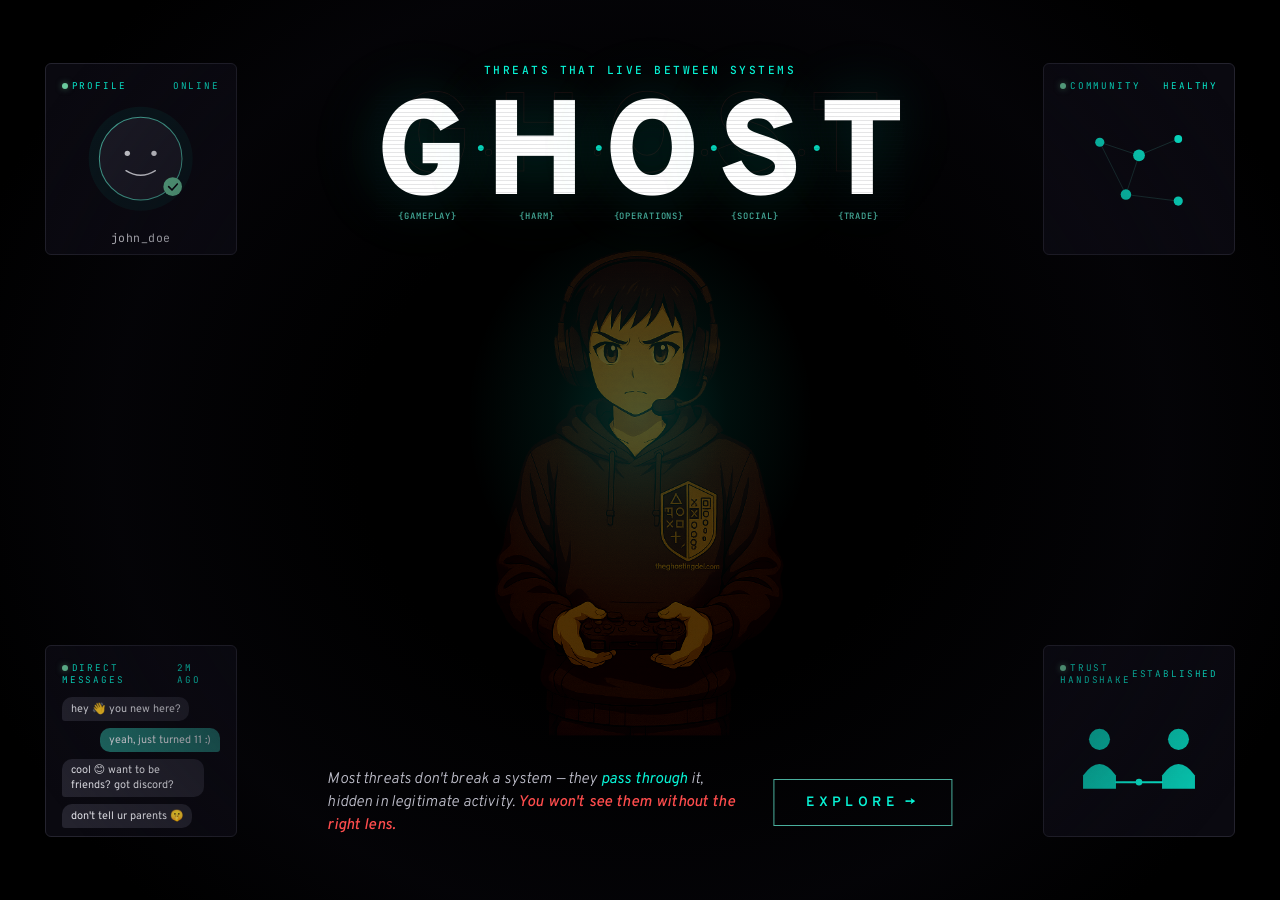
<file: src/app.html>
<!doctype html>
<html lang="en">
<head>
<meta charset="utf-8" />
<meta name="viewport" content="width=device-width, initial-scale=1" />
<title>GHOST · Every player has a ghost.</title>
<meta name="description" content="GHOST — a multi-layer threat modeling framework that reveals what legacy frameworks cannot see." />
<link rel="preconnect" href="https://fonts.googleapis.com">
<link rel="preconnect" href="https://fonts.gstatic.com" crossorigin>
<link href="https://fonts.googleapis.com/css2?family=Overpass:wght@300;400;600;800;900&family=JetBrains+Mono:wght@400;500;600&display=swap" rel="stylesheet">
<style>
:root {
  --navy:        #000000;
  --navy-deep:   #000000;
  --navy-light:  #14131D;
  --navy-lighter:#24232E;
  --navy-card:   #0F0E18;
  --teal:        #08F4D6;
  --teal-dim:    #4AB09E;
  --teal-deep:   #20716A;
  --teal-glow:   rgba(8, 244, 214, 0.35);
  --teal-soft:   rgba(8, 244, 214, 0.10);
  --white:       #FFFFFF;
  --off-white:   #E8E8EE;
  --gray-light:  #C0C0CC;
  --gray-dim:    #7E7E8C;
  --gray-deep:   #4A4A56;
  --red-warn:    #FF4D4D;
  --red-deep:    #8B1A1A;
  --red-glow:    rgba(255, 77, 77, 0.45);
  --amber:       #F0B04A;
  --green-ok:    #6BCB9E;
  --g: #4488FF;
  --h: #FF4444;
  --o: #FF8C00;
  --s: #9B59B6;
  --t: #27AE60;
  --font-head: 'Overpass', system-ui, sans-serif;
  --font-body: 'Overpass', system-ui, sans-serif;
  --font-mono: 'JetBrains Mono', ui-monospace, monospace;
  --transition-slow: 1100ms cubic-bezier(0.65, 0, 0.35, 1);
  --transition-med:  600ms cubic-bezier(0.65, 0, 0.35, 1);
  --transition-fast: 250ms cubic-bezier(0.65, 0, 0.35, 1);
  --lens-r: 160px;
}
* { box-sizing: border-box; margin: 0; padding: 0; }
html, body {
  height: 100%;
  background: var(--navy);
  color: var(--off-white);
  font-family: var(--font-body);
  font-weight: 400;
  overflow-x: hidden;
  -webkit-font-smoothing: antialiased;
  cursor: none;
}
body:not(.explored) { overflow: hidden; height: 100vh; }
body.explored { cursor: auto; }
/* Iframes must not absorb mouse events until the hero intro is dismissed */
body:not(.explored) iframe { pointer-events: none; }

body::before {
  content: ""; position: fixed; inset: 0; z-index: 100;
  pointer-events: none;
  background-image: url("data:image/svg+xml,%3Csvg viewBox='0 0 200 200' xmlns='http://www.w3.org/2000/svg'%3E%3Cfilter id='n'%3E%3CfeTurbulence type='fractalNoise' baseFrequency='0.9' numOctaves='2' /%3E%3CfeColorMatrix values='0 0 0 0 0.05  0 0 0 0 0.05  0 0 0 0 0.07  0 0 0 0.13 0'/%3E%3C/filter%3E%3Crect width='100%25' height='100%25' filter='url(%23n)'/%3E%3C/svg%3E");
  opacity: 0.35;
  mix-blend-mode: overlay;
}

/* ── Base ambient layer ─────────────────────────────────────── */
#ambient-stage {
  position: fixed; inset: 0; z-index: 1;
  pointer-events: none;
  transition: opacity var(--transition-slow), filter var(--transition-slow), height var(--transition-slow);
}
body.explored #ambient-stage { opacity: 0; visibility: hidden; }

/* ── Tiles ──── */
.tile {
  position: absolute;
  width: 15rem; height: 15rem;
  background: rgba(15, 14, 24, 0.7);
  border: 1px solid var(--navy-lighter);
  border-radius: 6px; padding: 1rem;
  overflow: hidden; backdrop-filter: blur(6px);
}
.tile-tl { top: 7%; left: 3.5%; }
.tile-tr { top: 7%; right: 3.5%; }
.tile-bl { bottom: 7%; left: 3.5%; }
.tile-br { bottom: 7%; right: 3.5%; }
@media (max-width: 1280px) { .tile { width: 12rem; height: 12rem; } }
@media (max-width: 900px)  { .tile { display: none; } }
.tile-label {
  font-family: var(--font-mono); font-size: 0.58rem;
  letter-spacing: 0.2em; text-transform: uppercase;
  color: var(--teal); margin-bottom: 0.7rem;
  display: flex; align-items: center; justify-content: space-between;
}
.status-dot {
  width: 6px; height: 6px; border-radius: 50%; background: var(--green-ok);
  display: inline-block; margin-right: 0.4em;
  box-shadow: 0 0 6px rgba(107, 203, 158, 0.5);
}
.fig {
  width: 100%; height: calc(100% - 1.7rem);
  display: flex; align-items: center; justify-content: center; position: relative;
}
.fig svg { width: 100%; height: 100%; max-height: 100%; display: block; }
.fig .layer { position: absolute; inset: 0; display: flex; align-items: center; justify-content: center; }
.fig .layer-default  { opacity: 1; }
.fig .layer-revealed { opacity: 0; }
.chat-list { width: 100%; height: calc(100% - 1.7rem); display: flex; flex-direction: column; gap: 0.4rem; overflow: hidden; }
.chat-bubble { font-family: var(--font-body); font-size: 0.68rem; line-height: 1.35; padding: 0.3rem 0.55rem; border-radius: 10px; max-width: 90%; }
.chat-bubble.them { background: var(--navy-lighter); color: var(--off-white); border-bottom-left-radius: 3px; align-self: flex-start; }
.chat-bubble.me   { background: var(--teal-deep); color: var(--off-white); border-bottom-right-radius: 3px; align-self: flex-end; }
.chat-subscript { font-size: 0.5rem; font-family: var(--font-mono); letter-spacing: 0.12em; text-transform: uppercase; color: var(--red-warn); margin-top: 0.2rem; display: none; }

/* ── Spotlight reveal layer ─────────────────────────────────── */
#reveal-layer {
  position: fixed; inset: 0; z-index: 3; pointer-events: none;
  clip-path: circle(0px at -999px -999px); will-change: clip-path;
  background: rgba(18, 4, 4, 0.38);
  transition: opacity var(--transition-slow);
}
body.explored #reveal-layer { opacity: 0; visibility: hidden; }
#reveal-layer .tile { border-color: rgba(255, 77, 77, 0.55); background: rgba(20, 19, 29, 0.95); box-shadow: 0 0 36px rgba(255, 77, 77, 0.18); }
#reveal-layer .tile-label { color: var(--red-warn); }
#reveal-layer .status-dot { background: var(--red-warn); box-shadow: 0 0 10px var(--red-glow); animation: dotPulse 1.2s infinite ease-in-out; }
#reveal-layer .chat-bubble.them { background: rgba(139, 26, 26, 0.55); border: 1px solid var(--red-warn); }
#reveal-layer .chat-bubble.me   { background: var(--navy-lighter); color: var(--gray-light); opacity: 0.6; }
#reveal-layer .chat-subscript   { display: block; }
@keyframes dotPulse { 0%, 100% { box-shadow: 0 0 6px var(--red-glow); } 50% { box-shadow: 0 0 14px var(--red-glow); } }
.ghost-figurine { position: absolute; left: 50%; top: 54%; transform: translate(-50%, -50%); width: clamp(280px, 26vw, 420px); aspect-ratio: 2 / 3; max-height: 70vh; pointer-events: none; }
.ghost-figurine img { width: 100%; height: 100%; display: block; object-fit: contain; filter: saturate(0.1) brightness(0.82) contrast(1.35) hue-rotate(200deg); }
.ghost-cyborg-overlay { position: absolute; inset: 0; width: 100%; height: 100%; pointer-events: none; mix-blend-mode: screen; }

/* ── Player figurine ──────────────────────────────── */
.figurine-stage { position: fixed; left: 50%; top: 54%; transform: translate(-50%, -50%); width: clamp(280px, 26vw, 420px); aspect-ratio: 2 / 3; max-height: 70vh; z-index: 2; pointer-events: none; transition: opacity var(--transition-slow), transform var(--transition-slow); }
body.explored .figurine-stage { opacity: 0; transform: translate(-50%, -50%) scale(0.85); }
.figurine-stage::before { content: ""; position: absolute; inset: -8% -12%; background: radial-gradient(ellipse 60% 50% at 50% 38%, rgba(8, 244, 214, 0.18) 0%, rgba(8, 244, 214, 0.06) 35%, transparent 70%); pointer-events: none; z-index: 1; }
.figurine-stage img { width: 100%; height: 100%; display: block; object-fit: contain; position: relative; z-index: 2; mix-blend-mode: screen; filter: brightness(0.38) contrast(1.1); }

/* ── Lens cursor ─────────────────────────────────── */
#lens { position: fixed; width: calc(var(--lens-r) * 2); height: calc(var(--lens-r) * 2); border-radius: 50%; pointer-events: none; z-index: 4; transform: translate(-50%, -50%); transition: opacity var(--transition-med); background: radial-gradient(circle at center, transparent 0%, transparent 46%, rgba(8, 244, 214, 0.06) 49%, rgba(8, 244, 214, 0.14) 50%, rgba(8, 244, 214, 0.06) 51%, transparent 54%); box-shadow: inset 0 0 0 1px rgba(8, 244, 214, 0.3), 0 0 60px rgba(8, 244, 214, 0.12), inset 0 0 80px rgba(8, 244, 214, 0.04); }
body.explored #lens { opacity: 0; visibility: hidden; }
#lens::before { content: ""; position: absolute; top: 50%; left: 50%; width: 60%; height: 60%; transform: translate(-50%, -50%); border-radius: 50%; border: 1px dashed rgba(8, 244, 214, 0.15); animation: lensRotate 30s linear infinite; }
@keyframes lensRotate { from { transform: translate(-50%, -50%) rotate(0deg); } to { transform: translate(-50%, -50%) rotate(360deg); } }
#lens::after { content: ""; position: absolute; top: 50%; left: 50%; width: 8px; height: 8px; transform: translate(-50%, -50%); border-radius: 50%; background: var(--teal); box-shadow: 0 0 12px var(--teal-glow); }
.lens-label { position: fixed; z-index: 4; pointer-events: none; font-family: var(--font-mono); font-size: 0.6rem; letter-spacing: 0.3em; text-transform: uppercase; color: var(--teal); transform: translate(-50%, calc(-50% + var(--lens-r) + 16px)); opacity: 0.85; white-space: nowrap; transition: opacity var(--transition-med); }
body.explored .lens-label { opacity: 0; visibility: hidden; }

/* ── Hero ─────────────────────────────────────────── */
.hero { position: fixed; inset: 0; z-index: 5; pointer-events: none; transition: opacity var(--transition-slow), transform var(--transition-slow); }
body.explored .hero { opacity: 0; transform: translateY(-30px); pointer-events: none; }
.hero::before { content: ""; position: absolute; inset: 0; background: radial-gradient(ellipse 55% 70% at center, rgba(10,9,17,0) 40%, rgba(10,9,17,0.4) 75%, transparent 100%); pointer-events: none; }
.hero-top { position: absolute; top: 7%; left: 50%; transform: translateX(-50%); display: flex; flex-direction: column; align-items: center; text-align: center; pointer-events: auto; }
.hero-bottom { position: absolute; bottom: 7%; left: 50%; transform: translateX(-50%); display: flex; flex-direction: row; align-items: center; gap: 2rem; pointer-events: auto; white-space: nowrap; }
.hero-eyebrow { font-family: var(--font-mono); font-size: 0.7rem; font-weight: 500; letter-spacing: 0.22em; color: var(--teal); text-transform: uppercase; margin-bottom: 1rem; opacity: 0; animation: fadeUp 1.2s 0.3s forwards ease-out; }
.hero-dims { display: flex; align-items: flex-start; width: 100%; margin-top: -1.1rem; opacity: 0; animation: fadeUp 1.4s 0.8s forwards ease-out; }
.hero-dim-tag { flex: 1; font-family: var(--font-mono); font-size: 0.55rem; font-weight: 500; letter-spacing: 0.1em; text-transform: uppercase; color: var(--teal-dim); text-align: center; }
.hero-dim-sep { font-size: 0.32em; padding: 0 0.22em; visibility: hidden; user-select: none; }
.hero-mark-wrap { position: relative; opacity: 0; animation: fadeUp 1.4s 0.5s forwards ease-out, glitch 9s 2s infinite; }
.hero-mark { position: relative; z-index: 2; font-family: var(--font-head); font-weight: 900; font-size: clamp(4.8rem, 10.5vw, 8.5rem); letter-spacing: 0; color: var(--white); line-height: 1; white-space: nowrap; display: flex; align-items: center; width: 100%; text-shadow: 0 0 60px rgba(8, 244, 214, 0.18), 0 0 120px rgba(8, 244, 214, 0.08); }
.hero-mark .letter { flex: 1; text-align: center; }
.hero-mark .sep { color: var(--teal); opacity: 0.85; font-weight: 400; font-size: 0.32em; display: inline-flex; align-items: center; height: 1em; position: relative; top: -0.18em; padding: 0 0.22em; line-height: 1; }
.hero-mark-shadow { position: absolute; inset: 0; z-index: 1; font-family: var(--font-head); font-weight: 900; font-size: clamp(3.4rem, 9vw, 7rem); letter-spacing: 0.05em; line-height: 0.9; color: transparent; -webkit-text-stroke: 1px rgba(255, 77, 77, 0.3); animation: shadowDrift 8s infinite ease-in-out; pointer-events: none; }
.hero-mark-shadow .sep { color: transparent; font-size: 0.32em; display: inline-flex; align-items: center; height: 1em; position: relative; top: -0.18em; padding: 0 0.22em; line-height: 1; }
@keyframes shadowDrift { 0%, 100% { transform: translate(-2px, 1px); opacity: 0.4; } 25% { transform: translate(2px, -1px); opacity: 0.6; } 50% { transform: translate(-1px, 2px); opacity: 0.3; } 75% { transform: translate(1px, -2px); opacity: 0.5; } }
.hero-mark-wrap::after { content: ""; position: absolute; inset: 0; background: repeating-linear-gradient(to bottom, transparent 0px, transparent 3px, rgba(10, 9, 17, 0.20) 3px, rgba(10, 9, 17, 0.20) 4px); pointer-events: none; z-index: 3; mix-blend-mode: multiply; opacity: 0.5; }
@keyframes glitch { 0%, 96%, 100% { filter: none; transform: translate(0,0); } 96.5% { filter: hue-rotate(15deg) saturate(1.4); transform: translate(-1px,0); } 97% { filter: none; transform: translate(2px,0); } 97.5% { filter: hue-rotate(-10deg); transform: translate(0,1px); } 98% { filter: none; transform: translate(0,0); } }
.hero-tagline { font-family: var(--font-body); font-weight: 300; font-size: clamp(0.85rem, 1.2vw, 1.05rem); color: var(--gray-light); letter-spacing: 0.01em; line-height: 1.5; font-style: italic; opacity: 0; animation: fadeUp 1.4s 0.8s forwards ease-out; white-space: normal; max-width: 46ch; }
.hero-tagline em { color: var(--teal); font-style: italic; font-weight: 400; }
.hero-tagline .red-word { color: var(--red-warn); font-style: italic; font-weight: 500; }
.explore-btn { position: relative; background: transparent; color: var(--teal); border: 1px solid var(--teal-dim); padding: 0.85rem 2rem; font-family: var(--font-head); font-weight: 600; font-size: 0.85rem; letter-spacing: 0.32em; text-transform: uppercase; cursor: none; overflow: visible; transition: color 350ms ease, border-color 350ms ease, background 350ms ease; opacity: 0; animation: fadeUp 1.4s 1s forwards ease-out; white-space: nowrap; }
.explore-btn .arrow { display: inline-block; transition: transform 350ms ease; }
.explore-btn:hover { color: var(--red-warn); border-color: var(--red-warn); background: rgba(255, 77, 77, 0.05); animation: btnTremble 0.2s infinite, fadeUp 1.4s 1s forwards ease-out; }
@keyframes btnTremble { 0% { transform: translate(0,0); } 20% { transform: translate(-1px, 0.5px); } 40% { transform: translate(0.5px, -0.5px); } 60% { transform: translate(-0.5px, 1px); } 80% { transform: translate(1px, 0); } 100% { transform: translate(0,0); } }
.explore-btn::before { content: ""; position: absolute; inset: -8px; border: 1px solid transparent; border-radius: 2px; transition: border-color 350ms ease; pointer-events: none; }
.explore-btn:hover::before { border-color: rgba(255, 77, 77, 0.4); }
@keyframes fadeUp { from { opacity: 0; transform: translateY(20px); } to { opacity: 1; transform: translateY(0); } }

/* ── Compact header ───────────────────────────────── */
.compact-header { position: fixed; top: 0.75rem; left: 1.5rem; right: 1.5rem; z-index: 10; height: 3.5rem; display: flex; align-items: center; gap: 0; padding: 0 1.2rem; background: rgba(0,0,0,0.92); backdrop-filter: blur(8px); border-radius: 8px; opacity: 0; visibility: hidden; transform: translateY(-100%); transition: opacity var(--transition-slow) 600ms, visibility 0s linear var(--transition-slow), transform var(--transition-slow) 600ms; pointer-events: none; border: 1px solid var(--navy-lighter); }
body.explored .compact-header { opacity: 1; visibility: visible; transform: translateY(0); pointer-events: auto; transition: opacity var(--transition-slow) 600ms, visibility 0s linear 0s, transform var(--transition-slow) 600ms; }
.compact-mark { font-family: var(--font-head); font-weight: 900; font-size: 1rem; color: var(--white); letter-spacing: 0.06em; white-space: nowrap; flex-shrink: 0; margin-right: 0.5rem; padding-right: 1rem; border-right: 1px solid var(--navy-lighter); }
.compact-mark .sep { color: var(--teal); font-size: 0.42em; font-weight: 400; display: inline-flex; align-items: center; height: 1em; position: relative; top: -0.12em; padding: 0 0.18em; line-height: 1; }
.back-btn { background: transparent; color: var(--gray-dim); border: 1px solid var(--navy-lighter); font-family: var(--font-mono); font-size: 0.58rem; letter-spacing: 0.2em; text-transform: uppercase; padding: 0.3rem 0.75rem; cursor: pointer; transition: color var(--transition-fast), border-color var(--transition-fast); white-space: nowrap; flex-shrink: 0; margin-left: 0.5rem; }
.back-btn:hover { color: var(--teal); border-color: var(--teal-dim); }

/* ── Tabs shell ───────────────────────────────────── */
.tabs-shell { position: fixed; top: 5.25rem; left: 0; right: 0; bottom: 2.5rem; z-index: 5; padding: 0 2rem; overflow-y: auto; max-width: none; opacity: 0; visibility: hidden; transform: translateY(20px); transition: opacity var(--transition-slow) 700ms, visibility 0s linear var(--transition-slow), transform var(--transition-slow) 700ms; pointer-events: none; display: flex; flex-direction: column; }
body.explored .tabs-shell { opacity: 1; visibility: visible; transform: translateY(0); pointer-events: auto; transition: opacity var(--transition-slow) 700ms, visibility 0s linear 0s, transform var(--transition-slow) 700ms; }
.tabs-shell.iframe-active { padding: 0; overflow: hidden; }
/* tabs-nav is now inside the compact-header — hide the old one */
.tabs-nav-page { display: none; }
/* Tab nav inside header */
.header-tabs { display: flex; gap: 0; overflow-x: auto; scrollbar-width: none; flex: 1; }
.header-tabs::-webkit-scrollbar { display: none; }
.tab-btn { background: transparent; border: none; color: var(--gray-dim); font-family: var(--font-head); font-weight: 600; font-size: 0.72rem; letter-spacing: 0.14em; text-transform: uppercase; padding: 0 1.1rem; height: 3.5rem; cursor: pointer; position: relative; transition: color var(--transition-fast); white-space: nowrap; }
.tab-btn::after { content: ""; position: absolute; left: 1.1rem; right: 1.1rem; bottom: 0; height: 2px; background: var(--teal); transform: scaleX(0); transform-origin: center; transition: transform var(--transition-fast); }
.tab-btn:hover { color: var(--off-white); }
.tab-btn.active { color: var(--teal); }
.tab-btn.active::after { transform: scaleX(1); }
.tab-btn .tab-num { display: inline-block; font-family: var(--font-mono); font-size: 0.55rem; color: var(--teal-dim); margin-right: 0.5em; opacity: 0.8; }
.tab-panel { display: none; animation: panelIn 500ms ease-out; overflow-y: auto; }
.tab-panel.active { display: block; flex: 1; min-height: 0; }
.tab-panel.active.is-iframe { display: flex; flex-direction: column; overflow: hidden; }
@keyframes panelIn { from { opacity: 0; transform: translateY(12px); } to { opacity: 1; transform: translateY(0); } }
.panel-eyebrow { font-family: var(--font-mono); font-size: 0.7rem; font-weight: 500; letter-spacing: 0.28em; color: var(--teal); text-transform: uppercase; margin-bottom: 1rem; }
.panel-title { font-family: var(--font-head); font-weight: 900; font-size: clamp(2rem, 4vw, 3.4rem); color: var(--white); line-height: 1.05; margin-bottom: 1.4rem; max-width: 22ch; }
.panel-lede { font-size: 1.05rem; font-weight: 300; font-style: italic; color: var(--gray-light); line-height: 1.55; max-width: 60ch; margin-bottom: 3rem; border-left: 2px solid var(--teal); padding-left: 1.2rem; }

footer { position: fixed; bottom: 0; left: 0; right: 0; z-index: 10; text-align: center; padding: 0.5rem 2rem; border-top: 1px solid var(--navy-lighter); background: rgba(0,0,0,0.92); backdrop-filter: blur(8px); font-family: var(--font-mono); font-size: 0.68rem; color: var(--gray-dim); letter-spacing: 0.08em; opacity: 0; visibility: hidden; transition: opacity var(--transition-slow) 800ms, visibility 0s linear var(--transition-slow); height: 2.5rem; display: flex; align-items: center; justify-content: center; }
body.explored footer { opacity: 1; visibility: visible; transition: opacity var(--transition-slow) 800ms, visibility 0s linear 0s; }
footer a { color: var(--teal-dim); text-decoration: none; transition: color var(--transition-fast); }
footer a:hover { color: var(--teal); }

/* ── Framework tab ─────────────────────────────────────────── */
.domain-grid { display: grid; grid-template-columns: repeat(5, 1fr); gap: 1rem; margin-bottom: 3rem; }
@media (max-width: 900px) { .domain-grid { grid-template-columns: repeat(2, 1fr); } }
.domain-card { background: var(--navy-light); border: 1px solid var(--navy-lighter); border-radius: 6px; padding: 1.4rem; position: relative; overflow: hidden; transition: border-color 250ms, transform 250ms; cursor: default; }
.domain-card::before { content: ""; position: absolute; top: 0; left: 0; right: 0; height: 2px; transition: opacity 250ms; }
.domain-card:hover { transform: translateY(-2px); }
.dc-g::before { background: var(--g); }
.dc-h::before { background: var(--h); }
.dc-o::before { background: var(--o); }
.dc-s::before { background: var(--s); }
.dc-t::before { background: var(--t); }
.dc-g { border-color: rgba(68,136,255,0.25); }
.dc-h { border-color: rgba(255,68,68,0.25); }
.dc-o { border-color: rgba(255,140,0,0.25); }
.dc-s { border-color: rgba(155,89,182,0.25); }
.dc-t { border-color: rgba(39,174,96,0.25); }
.dc-g:hover { border-color: var(--g); }
.dc-h:hover { border-color: var(--h); }
.dc-o:hover { border-color: var(--o); }
.dc-s:hover { border-color: var(--s); }
.dc-t:hover { border-color: var(--t); }
.domain-letter { font-family: var(--font-head); font-weight: 900; font-size: 3rem; line-height: 1; margin-bottom: 0.4rem; }
.dc-g .domain-letter { color: var(--g); text-shadow: 0 0 24px rgba(68,136,255,0.3); }
.dc-h .domain-letter { color: var(--h); text-shadow: 0 0 24px rgba(255,68,68,0.3); }
.dc-o .domain-letter { color: var(--o); text-shadow: 0 0 24px rgba(255,140,0,0.3); }
.dc-s .domain-letter { color: var(--s); text-shadow: 0 0 24px rgba(155,89,182,0.3); }
.dc-t .domain-letter { color: var(--t); text-shadow: 0 0 24px rgba(39,174,96,0.3); }
.domain-name { font-family: var(--font-mono); font-size: 0.6rem; letter-spacing: 0.22em; text-transform: uppercase; color: var(--gray-dim); margin-bottom: 0.8rem; }
.domain-desc { font-size: 0.82rem; line-height: 1.5; color: var(--gray-light); margin-bottom: 1rem; }
.domain-count { font-family: var(--font-mono); font-size: 0.58rem; color: var(--gray-dim); }

.surfaces-section { margin-bottom: 3rem; }
.section-heading { font-family: var(--font-mono); font-size: 0.7rem; letter-spacing: 0.24em; color: var(--teal-dim); text-transform: uppercase; margin-bottom: 1.2rem; }
.surfaces-grid { display: grid; grid-template-columns: repeat(3, 1fr); gap: 0.8rem; }
@media (max-width: 700px) { .surfaces-grid { grid-template-columns: repeat(2, 1fr); } }
.surface-card { background: var(--navy-light); border: 1px solid var(--navy-lighter); border-radius: 4px; padding: 1rem; display: flex; gap: 0.8rem; align-items: flex-start; transition: border-color 250ms; }
.surface-card:hover { border-color: var(--teal-dim); }
.surface-num { font-family: var(--font-mono); font-size: 1.4rem; font-weight: 600; color: var(--teal); line-height: 1; min-width: 2rem; }
.surface-info-name { font-weight: 700; font-size: 0.85rem; color: var(--off-white); margin-bottom: 0.3rem; }
.surface-info-desc { font-size: 0.78rem; color: var(--gray-dim); line-height: 1.4; }

.attack-grid { display: grid; grid-template-columns: repeat(3, 1fr); gap: 1rem; margin-bottom: 3rem; }
@media (max-width: 900px) { .attack-grid { grid-template-columns: 1fr; } }
.attack-card { background: rgba(139,26,26,0.08); border: 1px solid rgba(255,77,77,0.2); border-radius: 6px; padding: 1.4rem; transition: border-color 250ms; }
.attack-card:hover { border-color: rgba(255,77,77,0.45); }
.attack-label { font-family: var(--font-mono); font-size: 0.58rem; letter-spacing: 0.2em; color: var(--red-warn); text-transform: uppercase; margin-bottom: 0.5rem; }
.attack-title { font-weight: 700; font-size: 0.95rem; color: var(--white); margin-bottom: 0.7rem; }
.attack-desc { font-size: 0.8rem; color: var(--gray-dim); line-height: 1.5; margin-bottom: 0.8rem; }
.attack-chain { display: flex; align-items: center; gap: 0.4rem; flex-wrap: wrap; }
.chain-tag { font-family: var(--font-mono); font-size: 0.6rem; padding: 0.18rem 0.5rem; border-radius: 3px; border: 1px solid; }
.chain-tag.g { color: var(--g); border-color: rgba(68,136,255,0.4); background: rgba(68,136,255,0.08); }
.chain-tag.h { color: var(--h); border-color: rgba(255,68,68,0.4); background: rgba(255,68,68,0.08); }
.chain-tag.o { color: var(--o); border-color: rgba(255,140,0,0.4); background: rgba(255,140,0,0.08); }
.chain-tag.s { color: var(--s); border-color: rgba(155,89,182,0.4); background: rgba(155,89,182,0.08); }
.chain-tag.t { color: var(--t); border-color: rgba(39,174,96,0.4); background: rgba(39,174,96,0.08); }
.chain-arrow { color: var(--gray-deep); font-size: 0.7rem; }

.scale-bar { display: grid; grid-template-columns: repeat(4, 1fr); gap: 1px; background: var(--navy-lighter); border: 1px solid var(--navy-lighter); border-radius: 6px; overflow: hidden; margin-bottom: 3rem; }
.scale-cell { background: var(--navy-light); padding: 1.4rem; text-align: center; }
.scale-num { font-family: var(--font-mono); font-size: 2rem; font-weight: 600; color: var(--teal); line-height: 1; margin-bottom: 0.4rem; }
.scale-label { font-family: var(--font-mono); font-size: 0.58rem; letter-spacing: 0.18em; color: var(--gray-dim); text-transform: uppercase; }
@media (max-width: 700px) { .scale-bar { grid-template-columns: repeat(2, 1fr); } }

.tdtm-section { margin-bottom: 2rem; }
.tdtm-card { background: var(--navy-light); border: 1px solid var(--navy-lighter); border-radius: 6px; padding: 1.4rem; margin-bottom: 1rem; }
.tdtm-title { font-family: var(--font-mono); font-size: 0.65rem; letter-spacing: 0.2em; color: var(--teal); text-transform: uppercase; margin-bottom: 0.8rem; }
.test-row { display: flex; gap: 1rem; margin-bottom: 0.6rem; align-items: flex-start; }
.test-type { font-family: var(--font-mono); font-size: 0.6rem; color: var(--gray-dim); letter-spacing: 0.12em; text-transform: uppercase; min-width: 6rem; padding-top: 0.1rem; }
.test-desc { font-size: 0.82rem; color: var(--gray-light); line-height: 1.4; }
.test-code { font-family: var(--font-mono); font-size: 0.7rem; color: var(--amber); background: rgba(240,176,74,0.08); border: 1px solid rgba(240,176,74,0.2); border-radius: 3px; padding: 0.2rem 0.5rem; display: inline-block; margin-top: 0.3rem; }

/* ── IAT tab ───────────────────────────────────────────────── */
.iat-filter-bar { display: flex; gap: 0.5rem; margin-bottom: 2rem; flex-wrap: wrap; align-items: center; }
.iat-filter-label { font-family: var(--font-mono); font-size: 0.6rem; letter-spacing: 0.2em; color: var(--gray-dim); text-transform: uppercase; margin-right: 0.5rem; }
.iat-btn { font-family: var(--font-mono); font-size: 0.65rem; padding: 0.3rem 0.8rem; background: var(--navy-light); border: 1px solid var(--navy-lighter); border-radius: 4px; color: var(--gray-dim); cursor: pointer; transition: all 180ms; letter-spacing: 0.1em; }
.iat-btn:hover { color: var(--off-white); border-color: var(--gray-dim); }
.iat-btn.active { background: rgba(8,244,214,0.1); border-color: var(--teal); color: var(--teal); }
.iat-btn.g-active { background: rgba(68,136,255,0.12); border-color: var(--g); color: var(--g); }
.iat-btn.h-active { background: rgba(255,68,68,0.12); border-color: var(--h); color: var(--h); }
.iat-btn.o-active { background: rgba(255,140,0,0.12); border-color: var(--o); color: var(--o); }
.iat-btn.s-active { background: rgba(155,89,182,0.12); border-color: var(--s); color: var(--s); }
.iat-btn.t-active { background: rgba(39,174,96,0.12); border-color: var(--t); color: var(--t); }

.iat-table-wrap { overflow-x: auto; margin-bottom: 3rem; }
.iat-table { width: 100%; border-collapse: collapse; font-size: 0.82rem; }
.iat-table thead tr { border-bottom: 1px solid var(--navy-lighter); }
.iat-table th { font-family: var(--font-mono); font-size: 0.58rem; letter-spacing: 0.18em; color: var(--gray-dim); text-transform: uppercase; text-align: left; padding: 0.6rem 0.8rem; white-space: nowrap; }
.iat-table tbody tr { border-bottom: 1px solid rgba(30,29,42,0.6); transition: background 150ms; cursor: pointer; }
.iat-table tbody tr:hover { background: rgba(8,244,214,0.04); }
.iat-table td { padding: 0.8rem; line-height: 1.4; vertical-align: top; }
.iat-id { font-family: var(--font-mono); font-size: 0.68rem; font-weight: 600; }
.iat-id.g { color: var(--g); } .iat-id.h { color: var(--h); } .iat-id.o { color: var(--o); } .iat-id.s { color: var(--s); } .iat-id.t { color: var(--t); }
.iat-inv { color: var(--off-white); font-size: 0.82rem; }
.iat-tel { font-family: var(--font-mono); font-size: 0.65rem; color: var(--teal-dim); }
.iat-threats { font-size: 0.75rem; color: var(--gray-dim); }
.iat-threat-tag { display: inline-block; background: rgba(255,77,77,0.08); border: 1px solid rgba(255,77,77,0.2); border-radius: 2px; padding: 0.1rem 0.35rem; margin: 0.1rem 0.2rem 0.1rem 0; font-size: 0.62rem; color: var(--red-warn); font-family: var(--font-mono); white-space: nowrap; }
.iat-detail-row { display: none; background: var(--navy-card) !important; }
.iat-detail-row.open { display: table-row; }
.iat-detail-cell { padding: 0.8rem 1rem 1rem 2rem !important; }
.iat-schema-block { font-family: var(--font-mono); font-size: 0.68rem; color: var(--amber); background: rgba(240,176,74,0.06); border: 1px solid rgba(240,176,74,0.18); border-radius: 4px; padding: 0.6rem 0.8rem; margin-bottom: 0.6rem; line-height: 1.6; word-break: break-all; }
.iat-signal { font-size: 0.75rem; color: var(--gray-light); }
.iat-signal strong { color: var(--teal-dim); font-family: var(--font-mono); font-size: 0.65rem; margin-right: 0.4rem; }

.iat-methodology { display: grid; grid-template-columns: 1fr 1fr; gap: 2rem; margin-bottom: 3rem; }
@media (max-width: 800px) { .iat-methodology { grid-template-columns: 1fr; } }
.iat-method-card { background: var(--navy-light); border: 1px solid var(--navy-lighter); border-radius: 6px; padding: 1.4rem; }
.iat-method-title { font-family: var(--font-mono); font-size: 0.65rem; letter-spacing: 0.2em; color: var(--teal); text-transform: uppercase; margin-bottom: 0.8rem; }
.iat-method-body { font-size: 0.82rem; color: var(--gray-light); line-height: 1.55; }
.iat-method-body .step { display: flex; gap: 0.8rem; margin-bottom: 0.7rem; }
.iat-method-body .step-num { font-family: var(--font-mono); font-size: 0.65rem; color: var(--teal-dim); min-width: 2rem; padding-top: 0.1rem; }
.iat-method-body .step-text { font-size: 0.82rem; color: var(--gray-light); line-height: 1.45; }

.risk-formula { background: var(--navy-light); border: 1px solid var(--navy-lighter); border-radius: 6px; padding: 1.4rem; margin-bottom: 2rem; }
.risk-title { font-family: var(--font-mono); font-size: 0.65rem; letter-spacing: 0.2em; color: var(--teal); text-transform: uppercase; margin-bottom: 1rem; }
.risk-eq { font-family: var(--font-mono); font-size: 0.78rem; color: var(--amber); background: rgba(240,176,74,0.06); border: 1px solid rgba(240,176,74,0.2); border-radius: 4px; padding: 0.8rem 1rem; margin-bottom: 1rem; line-height: 1.7; }
.risk-factors { display: flex; flex-wrap: wrap; gap: 0.5rem; }
.risk-factor { font-family: var(--font-mono); font-size: 0.62rem; padding: 0.25rem 0.6rem; background: rgba(8,244,214,0.06); border: 1px solid rgba(8,244,214,0.18); border-radius: 3px; color: var(--teal-dim); }

/* ── Iframe tabs ───────────────────────────────────────────── */
.iframe-tab { display: flex; flex-direction: column; flex: 1; min-height: 0; padding: 0; }
.iframe-bar { height: 2rem; display: flex; align-items: center; flex-shrink: 0; padding: 0 0.2rem; gap: 1rem; }
.iframe-bar-text { font-family: var(--font-mono); font-size: 0.62rem; color: var(--gray-dim); letter-spacing: 0.06em; white-space: nowrap; overflow: hidden; text-overflow: ellipsis; }
.iframe-bar-text em { color: var(--teal-dim); font-style: normal; }
.iframe-wrap { position: relative; width: 100%; flex: 1; min-height: 0; border-radius: 8px; overflow: hidden; border: 1px solid var(--navy-lighter); }
.iframe-wrap iframe { position: absolute; inset: 0; width: 100%; height: 100%; border: none; background: #000; display: block; }
.iframe-notice { background: var(--navy-light); border: 1px solid var(--navy-lighter); border-radius: 6px; padding: 0.7rem 1.2rem; margin-bottom: 0.8rem; font-family: var(--font-mono); font-size: 0.68rem; color: var(--gray-dim); display: flex; align-items: center; gap: 0.8rem; flex-shrink: 0; }
.iframe-notice .dot { width: 8px; height: 8px; border-radius: 50%; background: var(--amber); flex-shrink: 0; }
[data-tab-panel="livesim"] .iframe-bar { height: 1rem; padding: 0 0.2rem; }
[data-tab-panel="livesim"] .iframe-bar-text { font-size: 0.55rem; }

/* ── About tab ─────────────────────────────────────────────── */

.about-grid { display: grid; grid-template-columns: 1fr 1fr; gap: 1rem; margin-bottom: 1rem; align-items: stretch; }
.author-card, .about-story { height: 100%; }
@media (max-width: 800px) { .about-grid { grid-template-columns: 1fr; } }
.author-card { background: var(--navy-light); border: 1px solid var(--navy-lighter); border-radius: 8px; padding: 1rem 1.2rem; }
.author-role { font-family: var(--font-mono); font-size: 0.58rem; letter-spacing: 0.22em; color: var(--teal); text-transform: uppercase; margin-bottom: 0.4rem; }
.author-name { font-family: var(--font-head); font-weight: 800; font-size: 1.2rem; color: var(--white); margin-bottom: 0.3rem; }
.author-title { font-size: 0.82rem; color: var(--gray-dim); margin-bottom: 0.8rem; line-height: 1.4; }
.author-links { display: flex; flex-direction: column; gap: 0.4rem; }
.author-link { display: flex; align-items: center; gap: 0.6rem; text-decoration: none; color: var(--gray-light); font-size: 0.82rem; transition: color 200ms; font-family: var(--font-mono); }
.author-link:hover { color: var(--teal); }
.author-link .link-label { font-size: 0.55rem; letter-spacing: 0.18em; text-transform: uppercase; color: var(--gray-dim); min-width: 3rem; }
.author-link .link-val { font-size: 0.75rem; }
.mentor-note { margin-top: 0.8rem; padding-top: 0.7rem; border-top: 1px solid var(--navy-lighter); font-size: 0.75rem; color: var(--gray-dim); line-height: 1.5; }
.mentor-note strong { color: var(--off-white); }

.about-story { background: var(--navy-light); border: 1px solid var(--navy-lighter); border-radius: 8px; padding: 1rem 1.2rem; }
.story-section { margin-bottom: 0.8rem; }
.story-section:last-child { margin-bottom: 0; }
.story-heading { font-family: var(--font-mono); font-size: 0.62rem; letter-spacing: 0.2em; color: var(--teal-dim); text-transform: uppercase; margin-bottom: 0.4rem; }
.story-body { font-size: 0.84rem; color: var(--gray-light); line-height: 1.5; }
.story-body p { margin-bottom: 0.5rem; }
.story-body p:last-child { margin-bottom: 0; }

.beyond-grid { display: grid; grid-template-columns: repeat(auto-fit, minmax(110px, 1fr)); gap: 0.4rem; margin-bottom: 0.8rem; }
.beyond-tag { background: var(--navy-light); border: 1px solid var(--navy-lighter); border-radius: 4px; padding: 0.35rem 0.6rem; font-family: var(--font-mono); font-size: 0.63rem; color: var(--gray-dim); text-align: center; letter-spacing: 0.1em; transition: border-color 200ms, color 200ms; }
.beyond-tag:hover { border-color: var(--teal-dim); color: var(--teal-dim); }

.about-takeaway { background: rgba(8,244,214,0.04); border: 1px solid rgba(8,244,214,0.2); border-radius: 8px; padding: 0.9rem 1.2rem; text-align: center; margin-bottom: 0.5rem; }
.takeaway-label { font-family: var(--font-mono); font-size: 0.6rem; letter-spacing: 0.28em; color: var(--teal); text-transform: uppercase; margin-bottom: 0.4rem; }
.takeaway-text { font-size: 1rem; font-weight: 300; font-style: italic; color: var(--off-white); line-height: 1.5; }
.takeaway-text strong { color: var(--teal); font-style: normal; font-weight: 600; }

@media (prefers-reduced-motion: reduce) { *, *::before, *::after { animation-duration: 0.01ms !important; transition-duration: 0.01ms !important; } }
@media (hover: none) and (pointer: coarse) {
  html, body { cursor: auto; }
  #lens, .lens-label { display: none; }
  #reveal-layer { display: none; }
  .tile { pointer-events: auto !important; cursor: pointer; }
  .tile.tapped { border-color: rgba(255,77,77,0.55); background: rgba(20,19,29,0.92); }
  .tile.tapped .fig .layer-default  { opacity: 0; }
  .tile.tapped .fig .layer-revealed { opacity: 1; }
  .tile.tapped .tile-label { color: var(--red-warn); }
  .tile.tapped .status-dot { background: var(--red-warn); }
  .tile.tapped .chat-bubble.them { background: rgba(139,26,26,0.55); border: 1px solid var(--red-warn); }
  .tile.tapped .chat-bubble.me   { background: var(--navy-lighter); color: var(--gray-light); opacity: 0.6; }
  .tile.tapped .chat-subscript   { display: block; }
}
</style>
</head>
<body>

<!-- ════════════════════════════════════════════════════════════
     BASE LAYER — ambient tiles
     ════════════════════════════════════════════════════════════ -->
<div id="ambient-stage">
  <!-- TOP-LEFT: Profile -->
  <div class="tile tile-tl" data-tile>
    <div class="tile-label"><span><span class="status-dot"></span>profile</span><span>online</span></div>
    <div class="fig" style="flex-direction:column;gap:0.3rem;">
      <div class="layer layer-default" style="flex-direction:column;gap:0.3rem;position:relative;">
        <svg viewBox="0 0 200 200" xmlns="http://www.w3.org/2000/svg" aria-hidden="true" style="max-height:75%;width:100%;">
          <circle cx="100" cy="100" r="78" fill="rgba(8,244,214,0.06)"/>
          <circle cx="100" cy="100" r="62" fill="#1C1B26" stroke="#4AB09E" stroke-width="1.5"/>
          <circle cx="80" cy="92" r="4" fill="#E8E8EE"/><circle cx="120" cy="92" r="4" fill="#E8E8EE"/>
          <path d="M 78 118 Q 100 132 122 118" fill="none" stroke="#E8E8EE" stroke-width="2.2" stroke-linecap="round"/>
          <circle cx="148" cy="142" r="14" fill="#6BCB9E"/>
          <path d="M 142 142 L 147 147 L 155 138" fill="none" stroke="#0A0911" stroke-width="2.5" stroke-linecap="round" stroke-linejoin="round"/>
        </svg>
        <div style="font-family:var(--font-mono);font-size:0.72rem;color:var(--off-white);letter-spacing:0.04em;text-align:center;">john_doe</div>
      </div>
      <div class="layer layer-revealed" style="flex-direction:column;gap:0.3rem;">
        <svg viewBox="0 0 200 200" xmlns="http://www.w3.org/2000/svg" aria-hidden="true" style="max-height:75%;width:100%;">
          <circle cx="100" cy="100" r="78" fill="rgba(255,77,77,0.08)"/>
          <circle cx="100" cy="100" r="62" fill="#0A0911" stroke="#FF4D4D" stroke-width="1.5"/>
          <circle cx="80" cy="92" r="9" fill="#06050C"/><circle cx="120" cy="92" r="9" fill="#06050C"/>
          <circle cx="80" cy="92" r="2" fill="#FF4D4D"/><circle cx="120" cy="92" r="2" fill="#FF4D4D"/>
          <line x1="78" y1="118" x2="116" y2="118" stroke="#FF4D4D" stroke-width="2" stroke-linecap="round"/>
          <circle cx="148" cy="142" r="14" fill="#FF4D4D"/>
          <text x="148" y="148" font-family="Overpass" font-weight="900" font-size="20" fill="#0A0911" text-anchor="middle">!</text>
        </svg>
        <div style="font-family:var(--font-mono);font-size:0.72rem;color:var(--off-white);letter-spacing:0.04em;text-align:center;">john_d<span style="color:#FF4D4D;background:rgba(255,77,77,0.22);border:1px solid #FF4D4D;border-radius:2px;padding:0 2px;font-weight:700;">0</span>e</div>
        <div style="font-family:var(--font-mono);font-size:0.48rem;color:#FF4D4D;letter-spacing:0.16em;text-transform:uppercase;text-align:center;">→ homoglyph substitution</div>
      </div>
    </div>
  </div>

  <!-- TOP-RIGHT: Network -->
  <div class="tile tile-tr" data-tile>
    <div class="tile-label"><span><span class="status-dot"></span>community</span><span>healthy</span></div>
    <div class="fig">
      <div class="layer layer-default">
        <svg viewBox="0 0 240 200" xmlns="http://www.w3.org/2000/svg" aria-hidden="true">
          <line x1="60" y1="60" x2="120" y2="80" stroke="#4AB09E" stroke-width="0.8" opacity="0.5"/><line x1="120" y1="80" x2="180" y2="55" stroke="#4AB09E" stroke-width="0.8" opacity="0.5"/><line x1="120" y1="80" x2="100" y2="140" stroke="#4AB09E" stroke-width="0.8" opacity="0.5"/><line x1="100" y1="140" x2="180" y2="150" stroke="#4AB09E" stroke-width="0.8" opacity="0.5"/><line x1="60" y1="60" x2="100" y2="140" stroke="#4AB09E" stroke-width="0.8" opacity="0.5"/>
          <circle cx="60" cy="60" r="7" fill="#08F4D6"/><circle cx="120" cy="80" r="9" fill="#08F4D6"/><circle cx="180" cy="55" r="6" fill="#08F4D6"/><circle cx="100" cy="140" r="8" fill="#08F4D6"/><circle cx="180" cy="150" r="7" fill="#08F4D6"/>
        </svg>
      </div>
      <div class="layer layer-revealed">
        <svg viewBox="0 0 240 200" xmlns="http://www.w3.org/2000/svg" aria-hidden="true">
          <circle cx="120" cy="100" r="18" fill="#8B1A1A" stroke="#FF4D4D" stroke-width="1.5"/>
          <path d="M 113 95 L 127 105 M 127 95 L 113 105" stroke="#FF4D4D" stroke-width="1.6" stroke-linecap="round"/>
          <line x1="120" y1="100" x2="120" y2="30" stroke="#FF4D4D" stroke-width="1.2" opacity="0.8"/><line x1="120" y1="100" x2="170" y2="50" stroke="#FF4D4D" stroke-width="1.2" opacity="0.8"/><line x1="120" y1="100" x2="190" y2="100" stroke="#FF4D4D" stroke-width="1.2" opacity="0.8"/><line x1="120" y1="100" x2="170" y2="150" stroke="#FF4D4D" stroke-width="1.2" opacity="0.8"/><line x1="120" y1="100" x2="70" y2="150" stroke="#FF4D4D" stroke-width="1.2" opacity="0.8"/><line x1="120" y1="100" x2="50" y2="100" stroke="#FF4D4D" stroke-width="1.2" opacity="0.8"/>
          <circle cx="120" cy="30" r="6" fill="#FF4D4D"/><circle cx="170" cy="50" r="6" fill="#FF4D4D"/><circle cx="190" cy="100" r="6" fill="#FF4D4D"/><circle cx="170" cy="150" r="6" fill="#FF4D4D"/><circle cx="70" cy="150" r="6" fill="#FF4D4D"/><circle cx="50" cy="100" r="6" fill="#FF4D4D"/>
        </svg>
      </div>
    </div>
  </div>

  <!-- BOTTOM-LEFT: Chat -->
  <div class="tile tile-bl" data-tile>
    <div class="tile-label"><span><span class="status-dot"></span>direct messages</span><span>2m ago</span></div>
    <div class="chat-list">
      <div class="chat-bubble them">hey 👋 you new here?<div class="chat-subscript">→ age probe</div></div>
      <div class="chat-bubble me">yeah, just turned 11 :)</div>
      <div class="chat-bubble them">cool 😊 want to be friends? got discord?<div class="chat-subscript">→ off-platform pull</div></div>
      <div class="chat-bubble them">don't tell ur parents 🤫<div class="chat-subscript">→ isolation tactic</div></div>
    </div>
  </div>

  <!-- BOTTOM-RIGHT: Trust Handshake -->
  <div class="tile tile-br" data-tile>
    <div class="tile-label"><span><span class="status-dot"></span>trust handshake</span><span>established</span></div>
    <div class="fig">
      <div class="layer layer-default">
        <svg viewBox="0 0 240 180" xmlns="http://www.w3.org/2000/svg" aria-hidden="true">
          <circle cx="60" cy="55" r="16" fill="#08F4D6" opacity="0.85"/><path d="M 35 110 Q 60 75 85 110 L 85 130 L 35 130 Z" fill="#08F4D6" opacity="0.85"/>
          <circle cx="180" cy="55" r="16" fill="#08F4D6" opacity="0.85"/><path d="M 155 110 Q 180 75 205 110 L 205 130 L 155 130 Z" fill="#08F4D6" opacity="0.85"/>
          <line x1="85" y1="120" x2="155" y2="120" stroke="#08F4D6" stroke-width="3" stroke-linecap="round"/>
          <circle cx="120" cy="120" r="5" fill="#08F4D6"/>
        </svg>
      </div>
      <div class="layer layer-revealed">
        <svg viewBox="0 0 240 180" xmlns="http://www.w3.org/2000/svg" aria-hidden="true">
          <circle cx="60" cy="62" r="13" fill="#E8E8EE"/><path d="M 40 115 Q 60 84 80 115 L 80 132 L 40 132 Z" fill="#E8E8EE"/>
          <circle cx="180" cy="50" r="17" fill="#06050C" stroke="#FF4D4D" stroke-width="1.5"/><path d="M 153 110 Q 180 72 207 110 L 207 130 L 153 130 Z" fill="#06050C" stroke="#FF4D4D" stroke-width="1.5"/>
          <path d="M 160 115 C 130 115, 110 122, 80 120" fill="none" stroke="#FF4D4D" stroke-width="3.5" stroke-linecap="round"/>
          <circle cx="80" cy="120" r="5" fill="#FF4D4D"/>
        </svg>
      </div>
    </div>
  </div>
</div>

<!-- PLAYER FIGURINE -->
<div class="figurine-stage" id="figurine-stage">
  <img src="gamer-player.png" alt="Player" />
</div>

<!-- ════════════════════════════════════════════════════════════
     SPOTLIGHT REVEAL LAYER
     ════════════════════════════════════════════════════════════ -->
<div id="reveal-layer">
  <!-- TOP-LEFT: Profile (threat) -->
  <div class="tile tile-tl">
    <div class="tile-label"><span><span class="status-dot"></span>profile</span><span>online</span></div>
    <div class="fig" style="flex-direction:column;gap:0.3rem;">
      <svg viewBox="0 0 200 200" xmlns="http://www.w3.org/2000/svg" aria-hidden="true" style="max-height:75%;width:100%;">
        <circle cx="100" cy="100" r="78" fill="rgba(255,77,77,0.08)"/>
        <circle cx="100" cy="100" r="62" fill="#1C1B26" stroke="#FF4D4D" stroke-width="1.5"/>
        <circle cx="80" cy="92" r="4" fill="#FF4D4D"/><circle cx="120" cy="92" r="4" fill="#FF4D4D"/>
        <path d="M 78 118 Q 100 104 122 118" fill="none" stroke="#FF4D4D" stroke-width="2.2" stroke-linecap="round"/>
        <circle cx="148" cy="142" r="14" fill="#FF4D4D"/>
        <line x1="142" y1="136" x2="154" y2="148" stroke="#1C1B26" stroke-width="2.5" stroke-linecap="round"/><line x1="154" y1="136" x2="142" y2="148" stroke="#1C1B26" stroke-width="2.5" stroke-linecap="round"/>
      </svg>
      <div style="font-family:var(--font-mono);font-size:0.72rem;color:var(--off-white);letter-spacing:0.04em;text-align:center;">john_d<span style="color:#FF4D4D;background:rgba(255,77,77,0.22);border:1px solid #FF4D4D;border-radius:2px;padding:0 2px;font-weight:700;">0</span>e</div>
      <div style="font-family:var(--font-mono);font-size:0.48rem;color:#FF4D4D;letter-spacing:0.16em;text-transform:uppercase;text-align:center;">→ homoglyph substitution</div>
    </div>
  </div>
  <!-- TOP-RIGHT: Network (threat) -->
  <div class="tile tile-tr">
    <div class="tile-label"><span><span class="status-dot"></span>community</span><span>suspicious</span></div>
    <div class="fig" style="flex-direction:column;gap:0.4rem;justify-content:center;">
      <svg viewBox="0 0 240 160" xmlns="http://www.w3.org/2000/svg" aria-hidden="true" style="width:100%;max-height:78%;">
        <circle cx="120" cy="80" r="11" fill="#8B1A1A" stroke="#FF4D4D" stroke-width="1.4"/>
        <path d="M 113 76 L 127 84 M 127 76 L 113 84" stroke="#FF4D4D" stroke-width="1.4" stroke-linecap="round"/>
        <line x1="120" y1="80" x2="120" y2="22" stroke="#FF4D4D" stroke-width="1" opacity="0.85"/><line x1="120" y1="80" x2="168" y2="38" stroke="#FF4D4D" stroke-width="1" opacity="0.85"/><line x1="120" y1="80" x2="192" y2="80" stroke="#FF4D4D" stroke-width="1" opacity="0.85"/><line x1="120" y1="80" x2="168" y2="122" stroke="#FF4D4D" stroke-width="1" opacity="0.85"/><line x1="120" y1="80" x2="72" y2="122" stroke="#FF4D4D" stroke-width="1" opacity="0.85"/><line x1="120" y1="80" x2="48" y2="80" stroke="#FF4D4D" stroke-width="1" opacity="0.85"/>
        <circle cx="120" cy="22" r="5.5" fill="#FF4D4D"/><circle cx="168" cy="38" r="5.5" fill="#FF4D4D"/><circle cx="192" cy="80" r="5.5" fill="#FF4D4D"/><circle cx="168" cy="122" r="5.5" fill="#FF4D4D"/><circle cx="72" cy="122" r="5.5" fill="#FF4D4D"/><circle cx="48" cy="80" r="5.5" fill="#FF4D4D"/>
      </svg>
      <div style="font-family:var(--font-mono);font-size:0.5rem;color:#FF4D4D;letter-spacing:0.18em;text-transform:uppercase;text-align:center;width:100%;">→ inauthentic coordinated behaviour</div>
    </div>
  </div>
  <!-- BOTTOM-LEFT: Chat (threat) -->
  <div class="tile tile-bl">
    <div class="tile-label"><span><span class="status-dot"></span>direct messages</span><span>2m ago</span></div>
    <div class="chat-list">
      <div class="chat-bubble them">hey 👋 you new here?<div class="chat-subscript">→ age probe</div></div>
      <div class="chat-bubble me">yeah, just turned 11 :)</div>
      <div class="chat-bubble them">cool 😊 want to be friends? got discord?<div class="chat-subscript">→ off-platform pull</div></div>
      <div class="chat-bubble them">don't tell ur parents 🤫<div class="chat-subscript">→ isolation tactic</div></div>
    </div>
  </div>
  <!-- BOTTOM-RIGHT: Trust Handshake (threat) -->
  <div class="tile tile-br">
    <div class="tile-label"><span><span class="status-dot"></span>trust handshake</span><span>compromised</span></div>
    <div class="fig" style="flex-direction:column;gap:0.4rem;justify-content:center;">
      <svg viewBox="0 0 240 120" xmlns="http://www.w3.org/2000/svg" aria-hidden="true" style="width:100%;max-height:68%;">
        <circle cx="42" cy="38" r="13" fill="#E8E8EE" opacity="0.85"/><path d="M 22 80 Q 42 58 62 80 L 62 96 L 22 96 Z" fill="#E8E8EE" opacity="0.75"/>
        <path d="M 68 70 C 100 40, 140 40, 170 70" fill="none" stroke="#FF4D4D" stroke-width="1.6" stroke-dasharray="5 3" opacity="0.8"/>
        <rect x="109" y="34" width="22" height="16" rx="2" fill="#8B1A1A" stroke="#FF4D4D" stroke-width="1"/><text x="120" y="64" font-family="JetBrains Mono,monospace" font-size="6.5" fill="#FF4D4D" text-anchor="middle" letter-spacing="0.5">reward bait</text>
        <circle cx="196" cy="38" r="14" fill="#06050C" stroke="#FF4D4D" stroke-width="1.5"/>
        <path d="M 175 80 Q 196 60 217 80 L 217 96 L 175 96 Z" fill="#06050C" stroke="#FF4D4D" stroke-width="1.2"/>
      </svg>
      <div style="font-family:var(--font-mono);font-size:0.5rem;color:#FF4D4D;letter-spacing:0.18em;text-transform:uppercase;">→ manufactured trust</div>
    </div>
  </div>

  <!-- Ghost figurine -->
  <div class="ghost-figurine">
    <img src="gamer-ghost.png" alt="Ghost" />
    <svg class="ghost-cyborg-overlay" viewBox="0 0 420 630" xmlns="http://www.w3.org/2000/svg" aria-hidden="true">
      <defs>
        <filter id="cglow" x="-30%" y="-30%" width="160%" height="160%"><feGaussianBlur stdDeviation="2.5" result="blur"/><feMerge><feMergeNode in="blur"/><feMergeNode in="SourceGraphic"/></feMerge></filter>
        <filter id="cglow-strong" x="-60%" y="-60%" width="220%" height="220%"><feGaussianBlur stdDeviation="5" result="blur"/><feMerge><feMergeNode in="blur"/><feMergeNode in="blur"/><feMergeNode in="SourceGraphic"/></feMerge></filter>
        <clipPath id="suit-clip"><rect x="80" y="60" width="260" height="560"/></clipPath>
      </defs>
      <rect x="145" y="92" width="130" height="28" rx="6" fill="none" stroke="#08F4D6" stroke-width="1.2" opacity="0.7" filter="url(#cglow)"/>
      <rect x="150" y="96" width="120" height="18" rx="4" fill="#08F4D6" opacity="0.12"/>
      <circle cx="210" cy="106" r="5" fill="#08F4D6" opacity="0.9" filter="url(#cglow)"><animate attributeName="opacity" values="0.9;0.3;0.9" dur="2.4s" repeatCount="indefinite"/></circle>
      <path d="M 160 148 L 148 200 L 160 248 L 210 258 L 260 248 L 272 200 L 260 148 Z" fill="none" stroke="#08F4D6" stroke-width="1" opacity="0.55" filter="url(#cglow)"/>
      <circle cx="210" cy="202" r="18" fill="#08F4D6" opacity="0.1" stroke="#08F4D6" stroke-width="1.4" filter="url(#cglow-strong)"/>
      <circle cx="210" cy="202" r="5.5" fill="#08F4D6" opacity="0.9" filter="url(#cglow-strong)"><animate attributeName="r" values="5.5;7;5.5" dur="3s" repeatCount="indefinite"/><animate attributeName="opacity" values="0.9;0.5;0.9" dur="3s" repeatCount="indefinite"/></circle>
      <circle cx="140" cy="170" r="14" fill="none" stroke="#08F4D6" stroke-width="1.2" opacity="0.6" filter="url(#cglow)"/>
      <circle cx="280" cy="170" r="14" fill="none" stroke="#08F4D6" stroke-width="1.2" opacity="0.6" filter="url(#cglow)"/>
      <circle cx="210" cy="336" r="3" fill="#08F4D6" opacity="0.85"><animate attributeName="opacity" values="0.85;0.3;0.85" dur="2s" repeatCount="indefinite"/></circle>
      <rect clip-path="url(#suit-clip)" x="80" y="60" width="260" height="4" fill="#08F4D6" opacity="0.12"><animateTransform attributeName="transform" type="translate" from="0,0" to="0,560" dur="4s" repeatCount="indefinite"/></rect>
    </svg>
  </div>
</div>

<!-- LENS CURSOR -->
<div id="lens"></div>
<div class="lens-label" id="lens-label">GHOST · LENS</div>

<!-- ════════════════════════════════════════════════════════════
     HERO
     ════════════════════════════════════════════════════════════ -->
<section class="hero" id="hero">
  <div class="hero-top">
    <div class="hero-eyebrow">Threats that live between systems</div>
    <div class="hero-mark-wrap">
      <h1 class="hero-mark">
        <span class="letter">G</span><span class="sep">·</span><span class="letter">H</span><span class="sep">·</span><span class="letter">O</span><span class="sep">·</span><span class="letter">S</span><span class="sep">·</span><span class="letter">T</span>
      </h1>
      <div class="hero-mark-shadow" aria-hidden="true">
        <span class="letter">G</span><span class="sep">·</span><span class="letter">H</span><span class="sep">·</span><span class="letter">O</span><span class="sep">·</span><span class="letter">S</span><span class="sep">·</span><span class="letter">T</span>
      </div>
      <div class="hero-dims">
        <span class="hero-dim-tag">{Gameplay}</span><span class="hero-dim-sep">·</span><span class="hero-dim-tag">&nbsp;{Harm}</span><span class="hero-dim-sep">·</span><span class="hero-dim-tag">&nbsp;&nbsp;&nbsp;{Operations}</span><span class="hero-dim-sep">·</span><span class="hero-dim-tag">&nbsp;&nbsp;&nbsp;{Social}</span><span class="hero-dim-sep">·</span><span class="hero-dim-tag">&nbsp;&nbsp;{Trade}</span>
      </div>
    </div>
  </div>
  <div class="hero-bottom">
    <p class="hero-tagline">
      Most threats don't break a system — they <em>pass through</em> it,
      hidden in legitimate activity. <span class="red-word">You won't see them without the right lens.</span>
    </p>
    <button class="explore-btn" id="explore-btn" aria-label="Enter the GHOST framework">
      Explore <span class="arrow">→</span>
    </button>
  </div>
</section>

<div class="compact-header">
  <div class="compact-mark">G<span class="sep">·</span>H<span class="sep">·</span>O<span class="sep">·</span>S<span class="sep">·</span>T</div>
  <nav class="header-tabs" role="tablist">
    <button class="tab-btn active" role="tab" data-tab="framework"><span class="tab-num">01</span>Framework</button>
    <button class="tab-btn" role="tab" data-tab="iat"><span class="tab-num">02</span>Invariants</button>
    <button class="tab-btn" role="tab" data-tab="livesim"><span class="tab-num">03</span>Live Sim</button>
    <button class="tab-btn" role="tab" data-tab="radar"><span class="tab-num">04</span>Threat Radar</button>
    <button class="tab-btn" role="tab" data-tab="about"><span class="tab-num">05</span>About</button>
  </nav>
  <button class="back-btn" id="back-btn" aria-label="Return to intro">← Intro</button>
</div>

<!-- ════════════════════════════════════════════════════════════
     TABS
     ════════════════════════════════════════════════════════════ -->
<section class="tabs-shell">

  <!-- ══════════════════════════════════════════════════════════
       TAB 01 — FRAMEWORK
       ══════════════════════════════════════════════════════════ -->
  <div class="tab-panel is-iframe active" data-tab-panel="framework">
    <div class="iframe-tab">
      <div class="iframe-bar">
        <span class="iframe-bar-text">Five domains · Six surfaces · Zero assumptions — threats emerge not from broken code but from legitimate interactions that cross domain boundaries undetected · <em>G · H · O · S · T</em></span>
      </div>
      <div class="iframe-wrap">
        <iframe id="iat-frame" src="iat.html#framework" title="GHOST Framework" scrolling="yes"></iframe>
      </div>
    </div>
  </div>

  <!-- ══════════════════════════════════════════════════════════
       TAB 02 — IAT
       ══════════════════════════════════════════════════════════ -->
  <div class="tab-panel is-iframe" data-tab-panel="iat">
    <div class="iframe-tab">
      <div class="iframe-bar">
        <span class="iframe-bar-text">50 invariants · 5 domains · 150 TDTM tests — each invariant anchored to observable telemetry and a detection signal · <em>G · H · O · S · T</em></span>
      </div>
      <div class="iframe-wrap">
        <iframe id="iat-catalog-frame" src="iat.html#catalog" title="GHOST Invariants Catalog" scrolling="yes"></iframe>
      </div>
    </div>
  </div>

  <!-- ══════════════════════════════════════════════════════════
       TAB 03 — LIVE SIM
       ══════════════════════════════════════════════════════════ -->
  <div class="tab-panel is-iframe" data-tab-panel="livesim">
    <div class="iframe-tab">
      <div class="iframe-bar">
        <span class="iframe-bar-text">A lightweight harness to simulate player behavior, validate invariants, and detect harm in real time using GHOST AI.</span>
      </div>
      <div class="iframe-wrap">
        <iframe src="http://localhost:8080/" title="GHOSTv2 Live Simulation" allow="cross-origin-isolated" scrolling="no"></iframe>
      </div>
    </div>
  </div>

  <!-- ══════════════════════════════════════════════════════════
       TAB 04 — THREAT RADAR
       ══════════════════════════════════════════════════════════ -->
  <div class="tab-panel is-iframe" data-tab-panel="radar">
    <div class="iframe-tab">
      <div class="iframe-bar">
        <span class="iframe-bar-text">Live GHOST Intelligence Radar — real-world threat feeds classified against <em>G · H · O · S · T</em> domains and plotted in real time · refreshes every 4 hours</span>
      </div>
      <div class="iframe-wrap">
        <iframe src="http://localhost:8081/" title="Global Threat Radar" scrolling="no"></iframe>
      </div>
    </div>
  </div>

  <!-- ══════════════════════════════════════════════════════════
       TAB 05 — ABOUT
       ══════════════════════════════════════════════════════════ -->
  <div class="tab-panel" data-tab-panel="about">
    <div class="iframe-bar" style="margin-bottom:0.6rem;">
      <span class="iframe-bar-text">Threats shift constantly — <em>what they target rarely does</em> · GHOST is an open framework · theghostmodel.com</span>
    </div>

    <div class="about-grid">
      <!-- Author card -->
      <div class="author-card">
        <div class="author-role">Framework Author</div>
        <div class="author-name">Harikrishnan Santhanaraghavan</div>
        <div class="author-links">
          <a href="https://theghostmodel.com" target="_blank" rel="noopener" class="author-link">
            <span class="link-label">Web</span><span class="link-val">theghostmodel.com</span>
          </a>
          <a href="https://github.com/theGHOSTmodel/ghost" target="_blank" rel="noopener" class="author-link">
            <span class="link-label">Git</span><span class="link-val">github.com/theGHOSTmodel/ghost</span>
          </a>
          <a href="https://linkedin.com/in/harikrishnanss" target="_blank" rel="noopener" class="author-link">
            <span class="link-label">Contact</span><span class="link-val">linkedin.com/in/harikrishnanss</span>
          </a>
        </div>
      </div>

      <!-- Story -->
      <div class="about-story">
        <div class="story-section">
          <div class="story-heading">Why GHOST exists</div>
          <div class="story-body">
            <p>Established frameworks surface vulnerabilities in code — they ask: <em>what is broken?</em> In gaming platforms, the most dangerous threats need nothing broken. A grooming attack, a coordinated load, an impersonation — all use the platform exactly as designed.</p>
            <p>GHOST asks a different question: <em>what if nothing needs to be broken for an attack to succeed?</em></p>
          </div>
        </div>
      </div>
    </div>

    <!-- Beyond gaming -->
    <div style="background:var(--navy-light);border:1px solid var(--navy-lighter);border-radius:8px;padding:0.6rem 1rem;margin-bottom:0.5rem;display:flex;align-items:baseline;gap:1.2rem;flex-wrap:wrap;">
      <span style="font-family:var(--font-mono);font-size:0.62rem;letter-spacing:0.22em;text-transform:uppercase;color:var(--teal-dim);white-space:nowrap;">Beyond gaming</span>
      <span style="font-size:0.88rem;color:var(--gray-dim);line-height:1.55;">GHOST was built for games — but the invariants generalise anywhere users interact, trade, and build trust with strangers under platform rules. The same five domains appear in every digital social system.</span>
    </div>
    <div class="beyond-grid">
      <div class="beyond-tag">Social Networks</div>
      <div class="beyond-tag">Marketplaces</div>
      <div class="beyond-tag">Fintech Apps</div>
      <div class="beyond-tag">Dating Platforms</div>
      <div class="beyond-tag">Gig Economy</div>
      <div class="beyond-tag">Content Platforms</div>
      <div class="beyond-tag">Online Gaming</div>
      <div class="beyond-tag">EdTech</div>
    </div>

    <!-- Takeaway -->
    <div class="about-takeaway">
      <div class="takeaway-label">Take it with you</div>
      <div class="takeaway-text">The framework is open. The model is public.</div>
    </div>
  </div>

</section>

<footer>
  G·H·O·S·T &nbsp;·&nbsp; <a href="https://theghostmodel.com" target="_blank" rel="noopener">theghostmodel.com</a> &nbsp;·&nbsp;
  <a href="https://github.com/TheGHOSTModel" target="_blank" rel="noopener">github</a> &nbsp;·&nbsp;
  <a href="https://linkedin.com/in/harikrishnanss" target="_blank" rel="noopener">linkedin</a>
</footer>

<script>
(() => {
'use strict';

// ── IAT data ──────────────────────────────────────────────────────────────────
const IAT_DATA = [
  // Gameplay
  { id:'G01', domain:'G', inv:'Game state transitions are server-validated before each state change', tel:'server_validated_action', schema:'{ player_id, action, server_state_hash, validation_outcome, ts }', signal:'validation_outcome == "rejected" rate > threshold → cheat attempt', threats:['Client-side state manipulation','Speed hack bypass','Server desync exploit'] },
  { id:'G02', domain:'G', inv:'Player action inputs conform to game schema before processing', tel:'schema_validation_event', schema:'{ player_id, action_type, payload_hash, valid, ts }', signal:'valid == false burst from single player_id → injection attempt', threats:['Malformed action injection','Protocol fuzzing','Invalid state forcing'] },
  { id:'G03', domain:'G', inv:'Player session is continuously authenticated end-to-end', tel:'session_continuity_check', schema:'{ session_id, player_id, auth_token_valid, re_auth_required, ts }', signal:'auth_token_valid == false mid-session → session hijack', threats:['Session token theft','Replay attack','Mid-session hijack'] },
  { id:'G04', domain:'G', inv:'Economy transactions are atomic and fully logged', tel:'economy_transaction', schema:'{ tx_id, player_id, item_id, delta, balance_before, balance_after, ts }', signal:'balance_after != balance_before + delta → duplication exploit', threats:['Transaction rollback exploit','Duplication glitch','Race condition abuse'] },
  { id:'G05', domain:'G', inv:'Matchmaking inputs are manipulation-resistant', tel:'matchmaking_request', schema:'{ player_id, mmr, region, queue_type, accepted, ts }', signal:'accepted == false anomaly pattern for mmr range → smurf detection', threats:['MMR manipulation','Smurf account placement','Rank boosting service'] },
  { id:'G06', domain:'G', inv:'Progression events derive exclusively from validated gameplay', tel:'progression_event', schema:'{ player_id, event_type, xp_delta, source_validated, ts }', signal:'source_validated == false → illegitimate XP farming', threats:['XP farming bot','Progression exploit','Artificial milestone trigger'] },
  { id:'G07', domain:'G', inv:'Content served to players is integrity-verified before delivery', tel:'content_delivery_check', schema:'{ player_id, asset_id, checksum_valid, ts }', signal:'checksum_valid == false → tampered asset delivery', threats:['Asset injection','Malicious mod delivery','Client-side content swap'] },
  { id:'G08', domain:'G', inv:'Game rules are enforced uniformly regardless of client version', tel:'rule_enforcement_event', schema:'{ player_id, rule_id, client_version, enforced, ts }', signal:'enforced == false for specific client_version → client exploitation window', threats:['Old client rule bypass','Version-specific cheat','Downgrade attack'] },
  { id:'G09', domain:'G', inv:'Anti-cheat telemetry is emitted on every anomalous action', tel:'anticheat_signal', schema:'{ player_id, signal_type, confidence_score, action_ref, ts }', signal:'confidence_score > 0.8 sustained → automated enforcement', threats:['Aimbot detection evasion','Speed hack','Wallhack'] },
  { id:'G10', domain:'G', inv:'Policy state is version-controlled and fully auditable', tel:'policy_audit_event', schema:'{ policy_id, version, change_type, changed_by, ts }', signal:'change_type == "delete" without approval_ref → unauthorized policy removal', threats:['Policy rollback attack','Undocumented rule change','Governance drift'] },

  // Harm
  { id:'H01', domain:'H', inv:'Age-gated content is restricted by verified age bracket', tel:'age_gate_check', schema:'{ player_id, content_id, age_bracket, access_granted, ts }', signal:'access_granted == true with unverified age_bracket → age gate bypass', threats:['Underage exposure to adult content','Age verification circumvention','Parental control bypass'] },
  { id:'H02', domain:'H', inv:'Harmful language is intercepted before message delivery', tel:'message_moderation_event', schema:'{ message_id, sender_id, classifier_result, action, ts }', signal:'action == "delivered" with classifier_result == "harmful" → filter bypass', threats:['Hate speech propagation','Slur evasion via leetspeak','Coordinated harassment campaign'] },
  { id:'H03', domain:'H', inv:'Cross-age interaction rates are monitored and rate-limited', tel:'age_gated_interaction', schema:'{ actor_player_id, target_player_id, target_age_bracket, action, ts }', signal:'adult→minor interaction count > threshold in window → grooming signal', threats:['Grooming initiation','Age-targeted solicitation','Trust building with minor'] },
  { id:'H04', domain:'H', inv:'Grooming pattern sequences are detectable across session boundaries', tel:'cross_session_pattern', schema:'{ actor_id, target_id, pattern_type, session_count, confidence, ts }', signal:'pattern_type == "grooming" confidence > 0.7 across 3+ sessions → escalation', threats:['Multi-session grooming','Long-term trust building','Off-platform migration attempt'] },
  { id:'H05', domain:'H', inv:'Real-world trade solicitation is blocked in player chat', tel:'solicitation_detection', schema:'{ message_id, sender_id, solicitation_type, blocked, ts }', signal:'solicitation_type in ["real_money","personal_info"] AND blocked == false → evasion', threats:['Real-money trade (RMT)','Personal info harvesting','External platform lure'] },
  { id:'H06', domain:'H', inv:'Personal information request patterns are flagged', tel:'pii_request_flag', schema:'{ actor_id, target_id, request_type, flagged, ts }', signal:'request_type == "pii" flagged == false → data harvesting undetected', threats:['Identity data collection','Location fishing','Contact detail extraction'] },
  { id:'H07', domain:'H', inv:'Self-harm signals trigger escalation workflow', tel:'safeguarding_signal', schema:'{ player_id, signal_type, confidence, escalated, ts }', signal:'signal_type == "self_harm" escalated == false → missed safeguarding event', threats:['Crisis message sent to void','Suicidal ideation undetected','Platform liability exposure'] },
  { id:'H08', domain:'H', inv:'Coordinated harassment is attributable across account clusters', tel:'harassment_cluster_event', schema:'{ cluster_id, actor_ids[], target_id, pattern_score, ts }', signal:'pattern_score > 0.8 cluster_size > 3 → coordinated attack confirmed', threats:['Multi-account pile-on','Targeted harassment campaign','Brigading'] },
  { id:'H09', domain:'H', inv:'Radicalization content signals trigger content review', tel:'radicalization_signal', schema:'{ content_id, player_id, classifier_label, review_queued, ts }', signal:'classifier_label == "extremist" review_queued == false → review gap', threats:['Extremist recruitment','Radicalization funnel','In-game propaganda'] },
  { id:'H10', domain:'H', inv:'Adult-to-minor contact requests are logged and reviewable', tel:'contact_request_log', schema:'{ requester_id, requester_age_bracket, target_id, target_age_bracket, action, ts }', signal:'requester_age_bracket == "adult" target_age_bracket == "minor" → mandatory review', threats:['Contact initiation logging gap','Minor access by adult','Review queue bypass'] },

  // Operations
  { id:'O01', domain:'O', inv:'Platform availability SLAs hold under volumetric attack conditions', tel:'availability_sla_event', schema:'{ region, current_rps, sla_rps, degraded, ts }', signal:'degraded == true duration > SLA_threshold → SLA breach confirmed', threats:['DDoS attack','Amplification attack','Volumetric flood'] },
  { id:'O02', domain:'O', inv:'API calls are rate-limited per authenticated identity', tel:'api_rate_event', schema:'{ client_id, endpoint, window_count, threshold, action_taken, ts }', signal:'action_taken == "none" AND window_count > threshold → rate limit bypass', threats:['API scraping','Credential stuffing via API','Automated data exfiltration'] },
  { id:'O03', domain:'O', inv:'Services degrade gracefully before failing under sustained load', tel:'graceful_degradation_event', schema:'{ service_id, load_pct, degraded, circuit_open, ts }', signal:'circuit_open == false AND load_pct > 95 → no circuit breaker triggered', threats:['Cascade failure','Single point of failure exploitation','Load-induced outage'] },
  { id:'O04', domain:'O', inv:'Infrastructure configuration drift is detected automatically', tel:'config_drift_event', schema:'{ resource_id, expected_hash, actual_hash, drift_detected, ts }', signal:'drift_detected == true remediation_triggered == false → unmanaged drift', threats:['Unauthorized config change','Shadow IT resource','Security misconfiguration'] },
  { id:'O05', domain:'O', inv:'Dependency CVEs are tracked and patched within defined SLA', tel:'cve_tracking_event', schema:'{ dependency_id, cve_id, severity, patch_available, patched, days_open, ts }', signal:'severity == "critical" days_open > SLA_days AND patched == false → breach', threats:['Known CVE exploitation','Supply chain attack','Unpatched vulnerability'] },
  { id:'O06', domain:'O', inv:'Network traffic anomalies trigger automated alerting', tel:'traffic_anomaly_event', schema:'{ source_ip, destination, bytes_per_sec, baseline_bytes_per_sec, alerted, ts }', signal:'bytes_per_sec > 3x baseline AND alerted == false → detection gap', threats:['C2 beaconing','Data exfiltration','Lateral movement'] },
  { id:'O07', domain:'O', inv:'Bot and automated access is distinguishable from human traffic', tel:'bot_detection_event', schema:'{ session_id, player_id, bot_score, action_taken, ts }', signal:'bot_score > 0.9 action_taken == "none" → unmitigated bot', threats:['Game bot farming','Review bombing bot','Credential stuffing bot'] },
  { id:'O08', domain:'O', inv:'Credential stuffing attempts are rate-limited and alerted', tel:'credential_attack_event', schema:'{ source_ip, target_accounts, attempts, blocked, alerted, ts }', signal:'blocked == false AND attempts > 50/min → stuffing unmitigated', threats:['Account takeover via stuffing','Brute force login','Combolist attack'] },
  { id:'O09', domain:'O', inv:'DDoS mitigation activates within defined time threshold', tel:'ddos_mitigation_event', schema:'{ attack_id, detected_at, mitigation_started_at, time_to_mitigate_secs, ts }', signal:'time_to_mitigate_secs > threshold → mitigation SLA missed', threats:['DDoS sustained beyond SLA','Mitigation bypass','Volumetric exhaustion'] },
  { id:'O10', domain:'O', inv:'Audit logs are immutable and replicated to offline storage', tel:'audit_log_integrity_check', schema:'{ log_batch_id, hash_verified, replica_confirmed, ts }', signal:'hash_verified == false OR replica_confirmed == false → log tampering risk', threats:['Log deletion post-breach','Audit trail falsification','Forensic evidence destruction'] },

  // Social
  { id:'S01', domain:'S', inv:'Player handles are unique and impersonation-resistant', tel:'identity_create_or_rename', schema:'{ player_id, handle, similarity_to_existing, decision, ts }', signal:'similarity_to_existing > 0.85 decision == "approved" → homoglyph allowed', threats:['Homoglyph impersonation','Handle squatting','Brand impersonation'] },
  { id:'S02', domain:'S', inv:'Account sales and transfers are prohibited and detectable', tel:'account_transfer_signal', schema:'{ account_id, login_ip_change, device_change, value_delta, flagged, ts }', signal:'login_ip_change AND device_change AND value_delta > 0 → suspected sale', threats:['Black market account trading','Account rental service','Stolen account resale'] },
  { id:'S03', domain:'S', inv:'Coordinated inauthentic behaviour is measurable via cluster analysis', tel:'inauthentic_cluster_event', schema:'{ cluster_id, member_ids[], behaviour_type, inauthenticity_score, ts }', signal:'inauthenticity_score > 0.8 → CIB confirmed', threats:['Review manipulation ring','Vote brigading','Narrative coordination'] },
  { id:'S04', domain:'S', inv:'Player relationships require explicit consented formation', tel:'relationship_formation_event', schema:'{ initiator_id, target_id, consent_given, channel, ts }', signal:'consent_given == false relationship_formed == true → coerced connection', threats:['Forced follow exploit','Consent bypass','Relationship spam'] },
  { id:'S05', domain:'S', inv:'Social reputation scores derive exclusively from validated actions', tel:'reputation_update_event', schema:'{ player_id, delta, source_action_id, validated, ts }', signal:'validated == false AND delta > 0 → reputation manipulation', threats:['Fake endorsement farm','Rep washing','Astroturfed reviews'] },
  { id:'S06', domain:'S', inv:'High-risk actions require identity verification escalation', tel:'identity_verification_check', schema:'{ player_id, action_type, risk_level, verified, ts }', signal:'risk_level == "high" verified == false action_allowed == true → verification bypass', threats:['High-value trade without verification','Admin action without 2FA','Anonymous high-risk op'] },
  { id:'S07', domain:'S', inv:'Alt-account ban evasion is detectable via fingerprinting', tel:'ban_evasion_signal', schema:'{ new_account_id, fingerprint_hash, matched_banned_id, action, ts }', signal:'matched_banned_id is not null AND action == "none" → evasion unmitigated', threats:['Permanent ban bypass','Troll account cycling','Harassment re-entry'] },
  { id:'S08', domain:'S', inv:'Review and rating manipulation is measurable', tel:'review_manipulation_event', schema:'{ review_id, reviewer_id, coordinated_score, flagged, ts }', signal:'coordinated_score > 0.7 flagged == false → manipulation undetected', threats:['Fake review bombing','Competitor sabotage','Astroturf campaign'] },
  { id:'S09', domain:'S', inv:'Automated social engagement is distinguishable from human', tel:'engagement_bot_event', schema:'{ actor_id, engagement_type, bot_probability, actioned, ts }', signal:'bot_probability > 0.85 actioned == "none" → social bot unmitigated', threats:['Follower farming','Like farming','Trending manipulation'] },
  { id:'S10', domain:'S', inv:'Cross-platform identity correlation requires explicit consent', tel:'cross_platform_link_event', schema:'{ player_id, platform_a, platform_b, consent_given, ts }', signal:'consent_given == false link_created == true → unconsented correlation', threats:['Cross-platform stalking','Identity graph construction','Deanonymization'] },

  // Trade
  { id:'T01', domain:'T', inv:'In-game purchases are validated against payment processor confirmation', tel:'purchase_validated', schema:'{ player_id, item_id, amount, currency, processor_ref, outcome, ts }', signal:'outcome == "granted" processor_ref == null → currency injection', threats:['Fake receipt exploit','Payment bypass','Currency injection attack'] },
  { id:'T02', domain:'T', inv:'Virtual item ownership is cryptographically provable and unforgeable', tel:'item_ownership_event', schema:'{ item_id, owner_id, signature, verified, ts }', signal:'verified == false AND item transferred → forged ownership chain', threats:['Item duplication exploit','Ownership forgery','Blockchain spoofing (NFT)'] },
  { id:'T03', domain:'T', inv:'Real-money value conversion flows are rate-limited and flagged', tel:'rmv_conversion_event', schema:'{ player_id, amount_usd_equivalent, conversion_type, flagged, ts }', signal:'amount_usd_equivalent > threshold in window AND flagged == false → money laundering signal', threats:['Virtual currency money laundering','RMT cash-out','Value extraction bypass'] },
  { id:'T04', domain:'T', inv:'Gift and transfer flows enforce anti-fraud checks', tel:'gift_transfer_event', schema:'{ sender_id, recipient_id, item_id, value, fraud_score, blocked, ts }', signal:'fraud_score > 0.7 blocked == false → gifting abuse', threats:['Fraudulent gifting chain','Money mule via gifting','Gift card laundering'] },
  { id:'T05', domain:'T', inv:'Marketplace listings are screened for fraud indicators before publishing', tel:'listing_fraud_check', schema:'{ listing_id, seller_id, fraud_indicators[], cleared, ts }', signal:'fraud_indicators not empty AND cleared == true → false positive override', threats:['Fake item listing','Scam marketplace entry','Phishing link in listing'] },
  { id:'T06', domain:'T', inv:'Chargebacks trigger automatic account review workflow', tel:'chargeback_event', schema:'{ player_id, transaction_id, amount, review_triggered, ts }', signal:'review_triggered == false → chargeback abuse undetected', threats:['Chargeback fraud','Buy-and-dispute scheme','Account standing manipulation'] },
  { id:'T07', domain:'T', inv:'Virtual economy sinks and faucets maintain measurable balance', tel:'economy_balance_event', schema:'{ currency_id, total_supply, sink_rate, faucet_rate, balanced, ts }', signal:'balanced == false sustained → economic manipulation in progress', threats:['Inflation attack','Currency manipulation','Economy griefing'] },
  { id:'T08', domain:'T', inv:'Item duplication is detectable via transaction log consistency', tel:'item_dupe_check', schema:'{ item_id, instance_count, expected_count, delta, anomalous, ts }', signal:'instance_count > expected_count → duplication confirmed', threats:['Dupe exploit','Rollback abuse','Item creation from void'] },
  { id:'T09', domain:'T', inv:'Real-world scam solicitations in-game chat are blocked', tel:'scam_solicitation_event', schema:'{ message_id, sender_id, scam_type, blocked, ts }', signal:'scam_type in ["phishing","fake_trade"] AND blocked == false → scam delivered', threats:['In-game phishing link','Fake trade offer','Advance fee scam'] },
  { id:'T10', domain:'T', inv:'Trade bot activity is distinguishable from human trading behaviour', tel:'trade_bot_event', schema:'{ trader_id, trade_velocity, pattern_score, human_probability, actioned, ts }', signal:'human_probability < 0.1 actioned == "none" → trade bot unmitigated', threats:['Automated market manipulation','Trade bot farming','Price fixing via automation'] },
];

const DOMAIN_COLORS = { G:'var(--g)', H:'var(--h)', O:'var(--o)', S:'var(--s)', T:'var(--t)' };
const DOMAIN_ACTIVE_CLASS = { G:'g-active', H:'h-active', O:'o-active', S:'s-active', T:'t-active' };

function renderIAT(filter) {
  const tbody = document.getElementById('iat-tbody');
  if (!tbody) return;
  tbody.innerHTML = '';
  const rows = filter === 'ALL' ? IAT_DATA : IAT_DATA.filter(d => d.domain === filter);
  rows.forEach((row, i) => {
    const tr = document.createElement('tr');
    tr.dataset.domain = row.domain;
    tr.innerHTML = `
      <td><span class="iat-id ${row.domain.toLowerCase()}">${row.id}</span></td>
      <td><span class="iat-inv">${row.inv}</span></td>
      <td><span class="iat-tel">${row.tel}</span></td>
      <td>${row.threats.map(t => `<span class="iat-threat-tag">${t}</span>`).join('')}</td>`;
    tbody.appendChild(tr);

    const detailTr = document.createElement('tr');
    detailTr.className = 'iat-detail-row';
    detailTr.id = 'detail-' + row.id;
    detailTr.innerHTML = `<td colspan="4" class="iat-detail-cell">
      <div class="iat-schema-block">${row.tel} ${row.schema}</div>
      <div class="iat-signal"><strong>Detection signal:</strong> ${row.signal}</div>
    </td>`;
    tbody.appendChild(detailTr);

    tr.addEventListener('click', () => {
      detailTr.classList.toggle('open');
    });
  });
}

// IAT filter buttons
document.querySelectorAll('[data-iat-filter]').forEach(btn => {
  btn.addEventListener('click', () => {
    document.querySelectorAll('[data-iat-filter]').forEach(b => {
      b.className = 'iat-btn';
    });
    const f = btn.dataset.iatFilter;
    if (f === 'ALL') {
      btn.classList.add('active');
    } else {
      btn.classList.add(DOMAIN_ACTIVE_CLASS[f]);
    }
    renderIAT(f);
  });
});
renderIAT('ALL');

// ── Lens / hero wiring (identical to ghost-landing_8.html) ────────────────────
const lens        = document.getElementById('lens');
const lensLabel   = document.getElementById('lens-label');
const revealLayer = document.getElementById('reveal-layer');
const heroMarkWrap = document.querySelector('.hero-mark-wrap');

const LENS_R = 160;
let mouseX = -1000, mouseY = -1000;
let lensX  = mouseX, lensY  = mouseY;
let lensVisible = false;

lens.style.opacity = '0';
lensLabel.style.opacity = '0';

const isTouch = window.matchMedia('(hover: none) and (pointer: coarse)').matches;

function setLensVisible(v) {
  if (v === lensVisible) return;
  lensVisible = v;
  lens.style.opacity      = v ? '1' : '0';
  lensLabel.style.opacity = v ? '0.85' : '0';
  if (!v) revealLayer.style.clipPath = 'circle(0px at -999px -999px)';
}

if (!isTouch) {
  window.addEventListener('mousemove', (e) => { mouseX = e.clientX; mouseY = e.clientY; setLensVisible(true); });
  window.addEventListener('mouseleave', () => setLensVisible(false));
  window.addEventListener('mouseenter', () => setLensVisible(true));
} else {
  document.querySelectorAll('#ambient-stage .tile').forEach(t =>
    t.addEventListener('click', () => t.classList.toggle('tapped'))
  );
}

function tick() {
  lensX += (mouseX - lensX) * 0.18;
  lensY += (mouseY - lensY) * 0.18;
  if (!isTouch) {
    lens.style.left      = lensX + 'px';
    lens.style.top       = lensY + 'px';
    lensLabel.style.left = lensX + 'px';
    lensLabel.style.top  = lensY + 'px';
    if (lensVisible && !document.body.classList.contains('explored')) {
      revealLayer.style.clipPath = `circle(${LENS_R}px at ${lensX}px ${lensY}px)`;
    }
  }
  if (!isTouch && heroMarkWrap && !document.body.classList.contains('explored')) {
    const wr = heroMarkWrap.getBoundingClientRect();
    const wx = wr.left + wr.width  / 2;
    const wy = wr.top  + wr.height / 2;
    const dist = Math.sqrt((wx - lensX) ** 2 + (wy - lensY) ** 2);
    const proximity = Math.max(0, 1 - dist / 600);
    const shadow = heroMarkWrap.querySelector('.hero-mark-shadow');
    if (shadow) shadow.style.opacity = (0.3 + proximity * 0.6).toFixed(2);
  }
  requestAnimationFrame(tick);
}
requestAnimationFrame(tick);

const exploreBtn = document.getElementById('explore-btn');
const backBtn    = document.getElementById('back-btn');

function explore() {
  revealLayer.style.clipPath = 'circle(0px at -999px -999px)';
  document.body.classList.add('explored');
  setTimeout(() => window.scrollTo({ top: 0, behavior: 'smooth' }), 100);
}
function backToHero() {
  document.body.classList.remove('explored');
  window.scrollTo({ top: 0, behavior: 'smooth' });
}

exploreBtn.addEventListener('click', explore);
backBtn.addEventListener('click', backToHero);

let exploredByScroll = false;
window.addEventListener('wheel', (e) => {
  if (!exploredByScroll && !document.body.classList.contains('explored') && e.deltaY > 5) {
    exploredByScroll = true; explore();
  }
}, { passive: true });

let touchStartY = null;
window.addEventListener('touchstart', (e) => {
  if (e.touches.length === 1) touchStartY = e.touches[0].clientY;
}, { passive: true });
window.addEventListener('touchmove', (e) => {
  if (touchStartY !== null && e.touches.length === 1) {
    const dy = touchStartY - e.touches[0].clientY;
    if (dy > 40 && !document.body.classList.contains('explored')) {
      explore(); touchStartY = null;
    }
  }
}, { passive: true });

const shell = document.querySelector('.tabs-shell');
const IFRAME_TABS = new Set(['framework', 'iat', 'livesim', 'radar']);

document.querySelectorAll('.tab-btn').forEach(btn => {
  btn.addEventListener('click', () => {
    const target = btn.dataset.tab;
    document.querySelectorAll('.tab-btn').forEach(b => b.classList.toggle('active', b === btn));
    document.querySelectorAll('.tab-panel').forEach(p => p.classList.toggle('active', p.dataset.tabPanel === target));
    const isIframe = IFRAME_TABS.has(target);
    shell.style.overflowY = isIframe ? 'hidden' : 'auto';
    shell.classList.toggle('iframe-active', isIframe);
    if (target === 'radar') {
      const f = document.querySelector('[data-tab-panel="radar"] iframe');
      if (f) f.contentWindow.postMessage({type:'tab-visible'}, '*');
    }
  });
});
// On page load, framework is active — make sure shell is in iframe mode
shell.classList.add('iframe-active');
shell.style.overflowY = 'hidden';
})();
</script>
</body>
</html>
</file>
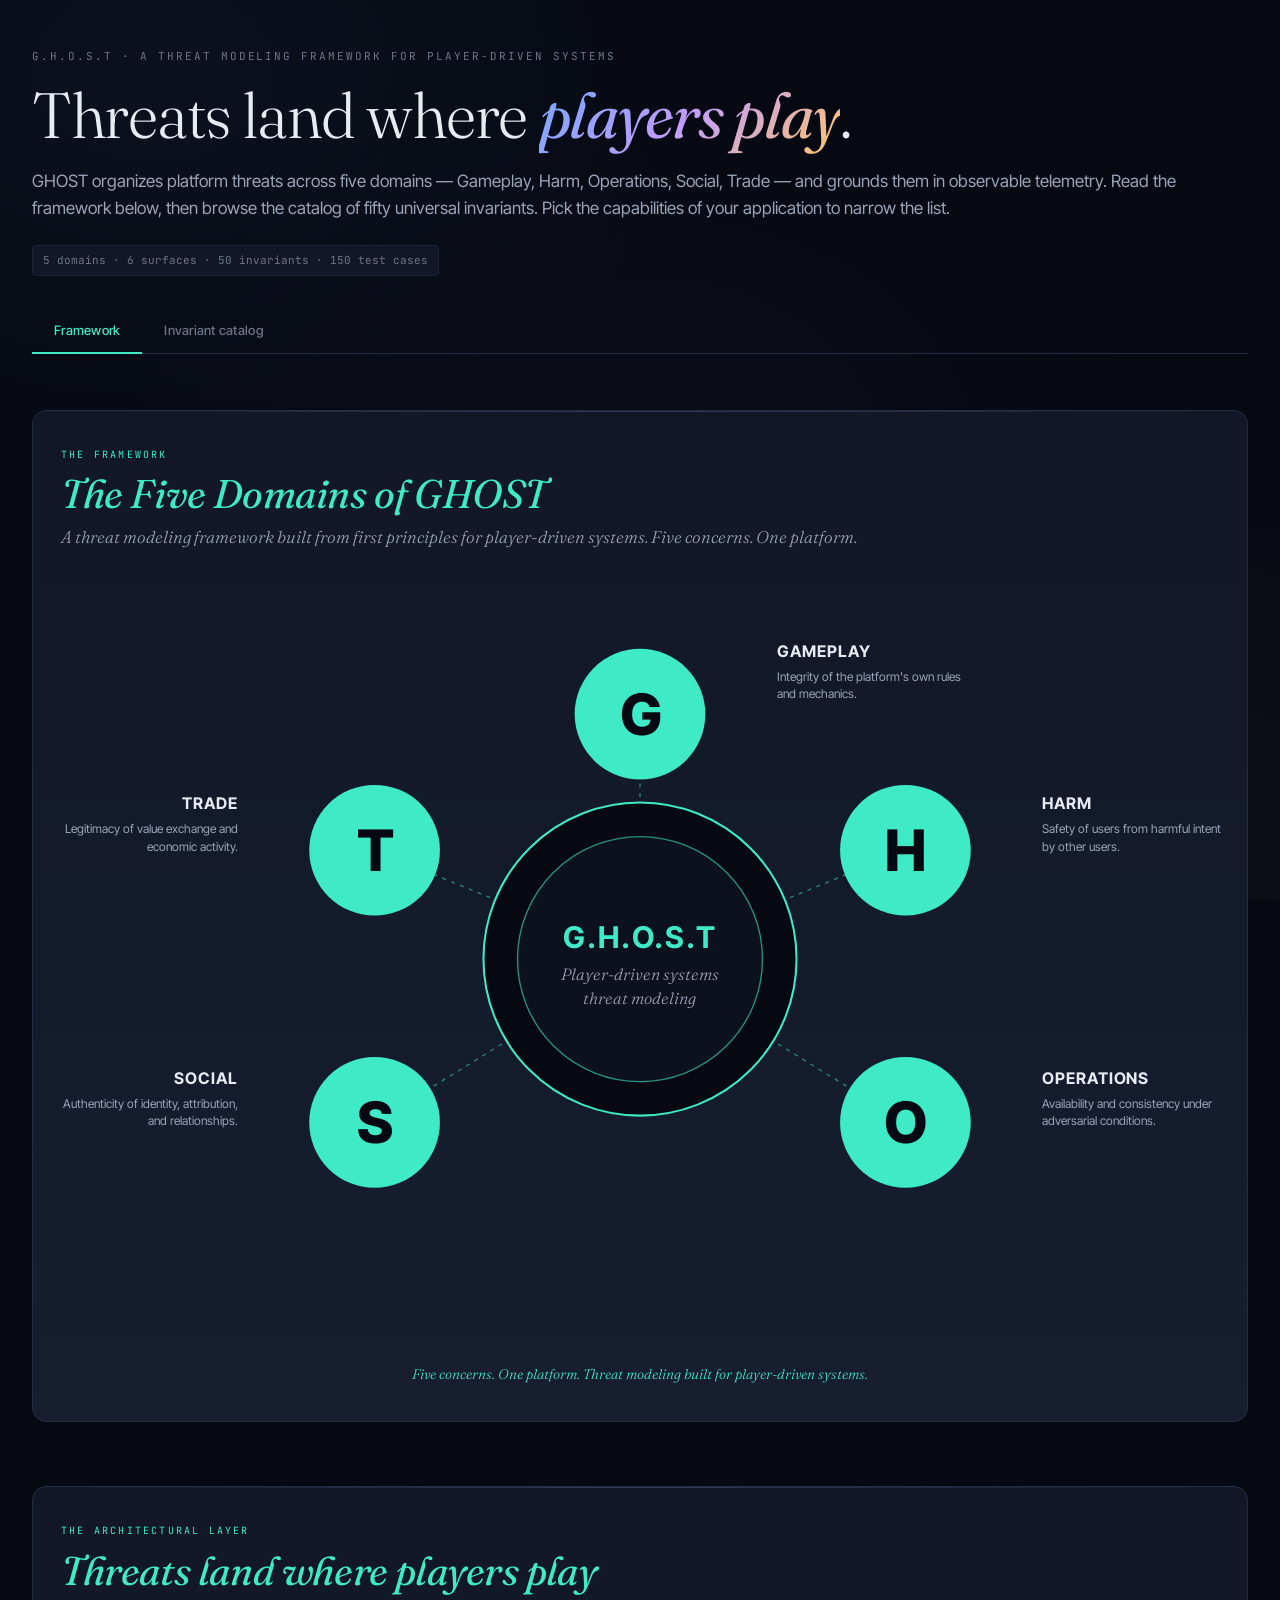
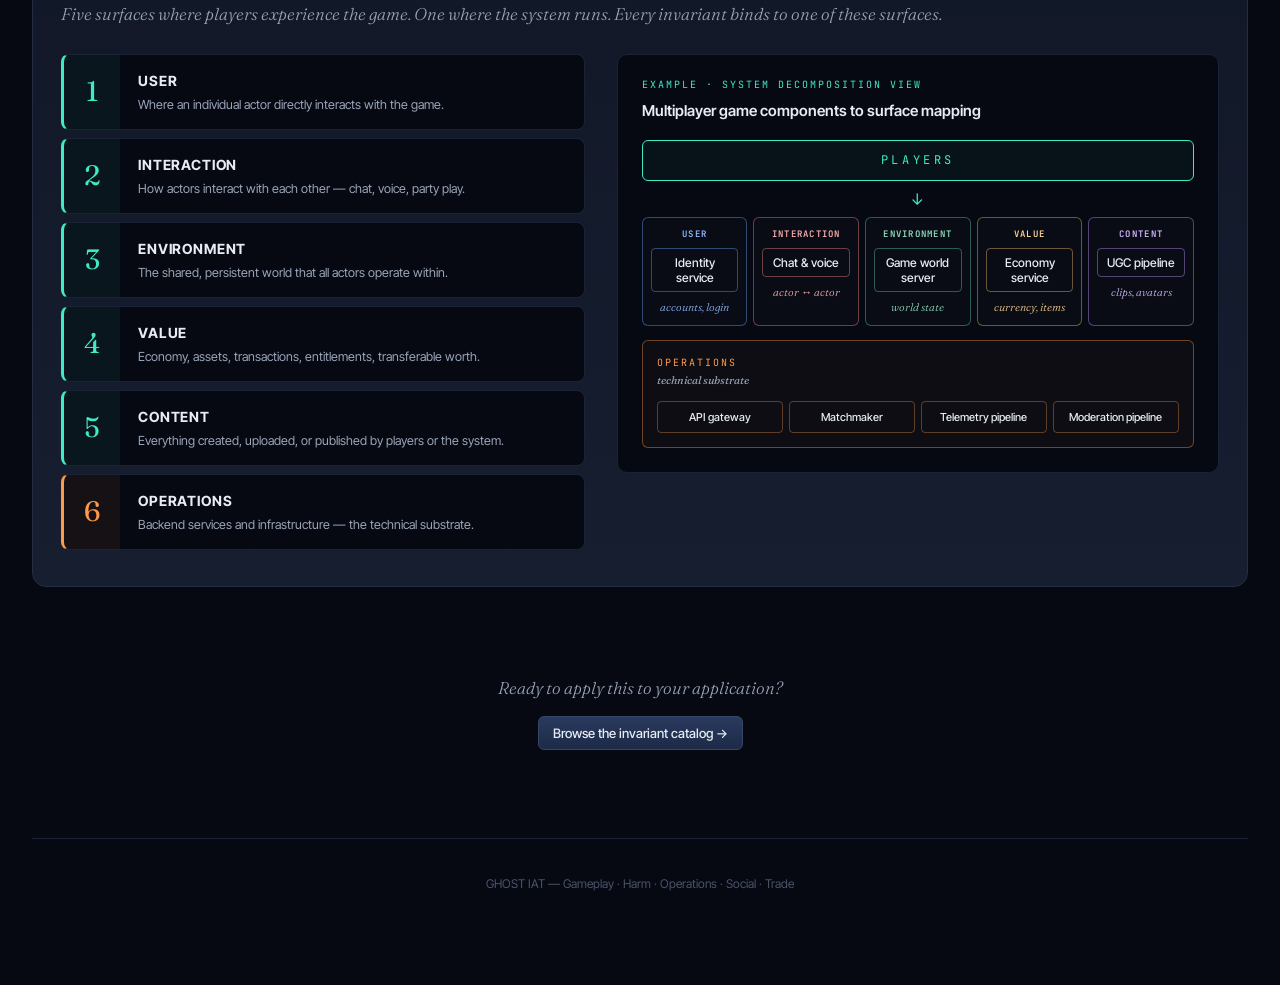
<file: src/iat.html>
<!doctype html>
<html lang="en">
<head>
<meta charset="utf-8">
<meta name="viewport" content="width=device-width, initial-scale=1">
<title>GHOST IAT — Invariant Guidance</title>

<link rel="preconnect" href="https://fonts.googleapis.com">
<link rel="preconnect" href="https://fonts.gstatic.com" crossorigin>
<link href="https://fonts.googleapis.com/css2?family=Fraunces:opsz,wght@9..144,300;9..144,400;9..144,600;9..144,800&family=JetBrains+Mono:wght@400;500;700&family=Inter+Tight:wght@400;500;600;700&display=swap" rel="stylesheet">

<style>
:root {
    --bg-base: #0a0e1a;
    --bg-panel: #111726;
    --bg-panel-alt: #161e30;
    --bg-elevated: #1c2538;
    --bg-deep: #060912;

    --border: #232d44;
    --border-soft: #1a2236;
    --border-strong: #2f3b56;

    --text: #e7ecf3;
    --text-muted: #9aa5b8;
    --text-dim: #6c7689;
    --text-faint: #4a5468;

    /* domain accents — desaturated, readable on dark */
    --g: #6ea8ff;
    --h: #ff8b8b;
    --o: #5dd4a8;
    --s: #c19cff;
    --t: #ffc66b;

    --g-bg: #1a2b4a;
    --h-bg: #4a1d1d;
    --o-bg: #144532;
    --s-bg: #321a4a;
    --t-bg: #4a3214;

    --active: #4ade80;
    --latent: #facc15;
    --collapsed: #60a5fa;
    --inactive: #94a3b8;
    --unset: #475569;

    --kind-existence: #6ea8ff;
    --kind-schema: #ffc66b;
    --kind-filter: #f472b6;

    --display: 'Fraunces', Georgia, serif;
    --body: 'Inter Tight', -apple-system, sans-serif;
    --mono: 'JetBrains Mono', 'Consolas', monospace;
}

* { box-sizing: border-box; }
html, body { margin: 0; padding: 0; }
body {
    font-family: var(--body);
    background: var(--bg-deep);
    color: var(--text);
    line-height: 1.55;
    font-size: 15px;
    min-height: 100vh;
    overflow-y: auto;
    /* subtle grain via radial gradients */
    background-image:
        radial-gradient(at 12% 8%, rgba(110, 168, 255, 0.05) 0%, transparent 35%),
        radial-gradient(at 88% 92%, rgba(255, 198, 107, 0.04) 0%, transparent 35%),
        radial-gradient(at 50% 50%, rgba(193, 156, 255, 0.025) 0%, transparent 60%);
    background-attachment: fixed;
}

::selection { background: rgba(110, 168, 255, 0.3); color: var(--text); }

/* ======= Layout ======= */
.app {
    max-width: 1280px;
    margin: 0 auto;
    padding: 48px 32px 80px;
}

/* ======= Hero ======= */
.hero {
    margin-bottom: 56px;
    position: relative;
}
.hero .eyebrow {
    font-family: var(--mono);
    font-size: 11px;
    letter-spacing: 0.18em;
    text-transform: uppercase;
    color: var(--text-dim);
    margin-bottom: 16px;
}
.hero h1 {
    font-family: var(--display);
    font-weight: 300;
    font-size: clamp(36px, 5vw, 64px);
    line-height: 1.05;
    margin: 0 0 20px;
    letter-spacing: -0.02em;
    color: var(--text);
}
.hero h1 .accent {
    font-style: italic;
    font-weight: 400;
    background: linear-gradient(135deg, var(--g), var(--s), var(--t));
    -webkit-background-clip: text;
    -webkit-text-fill-color: transparent;
    background-clip: text;
}
.hero .lede {
    font-size: 17px;
    color: var(--text-muted);
    max-width: none;
    margin: 0;
    line-height: 1.55;
}
.hero .meta-row {
    margin-top: 24px;
    display: flex;
    flex-wrap: wrap;
    gap: 12px;
    align-items: center;
}
.btn {
    font-family: var(--body);
    font-size: 13px;
    font-weight: 500;
    padding: 8px 14px;
    border-radius: 6px;
    border: 1px solid var(--border-strong);
    background: var(--bg-panel);
    color: var(--text);
    cursor: pointer;
    transition: all 0.15s;
}
.btn:hover { background: var(--bg-elevated); border-color: var(--border-strong); color: var(--text); }
.btn.primary { background: linear-gradient(180deg, #2a3a5e, #1d2a48); border-color: #354666; }
.btn.primary:hover { background: linear-gradient(180deg, #364670, #25325a); }
.btn.ghost { background: transparent; }
.btn-small { font-size: 12px; padding: 5px 10px; }

input[type="file"] { display: none; }

.file-status {
    font-family: var(--mono);
    font-size: 11px;
    color: var(--text-dim);
    padding: 6px 10px;
    border-radius: 4px;
    background: var(--bg-panel);
    border: 1px solid var(--border-soft);
}

/* ======= Flow diagram ======= */
.flow {
    margin: 56px 0 64px;
    padding: 32px;
    background: linear-gradient(180deg, var(--bg-panel) 0%, var(--bg-panel-alt) 100%);
    border: 1px solid var(--border);
    border-radius: 14px;
    position: relative;
    overflow: hidden;
}
.flow::before {
    content: '';
    position: absolute;
    top: 0; left: 0; right: 0;
    height: 1px;
    background: linear-gradient(90deg, transparent, var(--border-strong), transparent);
}
.flow h2 {
    font-family: var(--display);
    font-weight: 400;
    font-style: italic;
    font-size: 22px;
    margin: 0 0 6px;
    color: var(--text);
}
.flow .sub {
    color: var(--text-muted);
    font-size: 14px;
    margin: 0 0 28px;
}
.flow-steps {
    display: grid;
    grid-template-columns: repeat(6, 1fr);
    gap: 8px;
    align-items: stretch;
}
.flow-step {
    background: var(--bg-deep);
    border: 1px solid var(--border-soft);
    border-radius: 10px;
    padding: 18px 16px;
    position: relative;
    transition: all 0.2s;
}
.flow-step::after {
    content: '→';
    position: absolute;
    right: -14px;
    top: 50%;
    transform: translateY(-50%);
    color: var(--text-faint);
    font-size: 14px;
    z-index: 2;
}
.flow-step:last-child::after { display: none; }
.flow-step .num {
    font-family: var(--mono);
    font-size: 11px;
    color: var(--text-faint);
    margin-bottom: 8px;
}
.flow-step h3 {
    font-family: var(--body);
    font-size: 14px;
    margin: 0 0 6px;
    color: var(--text);
    font-weight: 600;
}
.flow-step p {
    font-size: 12px;
    color: var(--text-muted);
    margin: 0;
    line-height: 1.45;
}

@media (max-width: 1100px) {
    .flow-steps { grid-template-columns: repeat(3, 1fr); }
    .flow-step:nth-child(3n)::after { display: none; }
}
@media (max-width: 700px) {
    .flow-steps { grid-template-columns: 1fr; }
    .flow-step::after { display: none; }
}

/* ======= Tabs ======= */
.tabs {
    display: flex;
    gap: 0;
    margin-top: 32px;
    border-bottom: 1px solid var(--border);
    position: relative;
    z-index: 1;
}
.tab {
    font-family: var(--body);
    font-size: 13px;
    font-weight: 500;
    letter-spacing: 0.02em;
    padding: 14px 22px;
    background: transparent;
    border: none;
    border-bottom: 2px solid transparent;
    color: var(--text-dim);
    cursor: pointer;
    transition: color 0.15s, border-color 0.15s;
    margin-bottom: -1px;
}
.tab:hover { color: var(--text); }
.tab.active {
    color: var(--iat-accent);
    border-bottom-color: var(--iat-accent);
}

.tab-pane { display: none; }
.tab-pane.active { display: block; }

.tab-cta {
    text-align: center;
    padding: 24px 0 8px;
    margin-top: 16px;
}
.tab-cta p {
    font-family: var(--display);
    font-style: italic;
    font-weight: 300;
    font-size: 17px;
    color: var(--text-muted);
    margin: 0 0 14px;
}

/* ======= Hub and spoke (Five Domains) ======= */
.domains-section { padding: 36px 28px; }

.hub-and-spoke {
    position: relative;
    max-width: 980px;
    margin: 8px auto 24px;
    aspect-ratio: 720 / 560;
}
.hub-svg {
    width: 100%;
    height: 100%;
    display: block;
}
.hub-center-title {
    font-family: var(--body);
    font-size: 22px;
    font-weight: 700;
    fill: var(--iat-accent);
    letter-spacing: 0.06em;
}
.hub-center-sub {
    font-family: var(--display);
    font-style: italic;
    font-weight: 300;
    font-size: 12px;
    fill: var(--text-muted);
}
.hub-letter {
    font-family: var(--body);
    font-weight: 800;
    font-size: 42px;
    fill: var(--bg-deep);
    letter-spacing: -0.02em;
}

.hub-label {
    position: absolute;
    width: 200px;
    pointer-events: none;
}
.hub-label-title {
    font-family: var(--body);
    font-weight: 700;
    font-size: 16px;
    color: var(--text);
    letter-spacing: 0.06em;
    margin-bottom: 4px;
}
.hub-label-text {
    font-size: 12px;
    color: var(--text-muted);
    line-height: 1.45;
}

/* Position labels in % of the hub-and-spoke container.
   SVG node centers: G(50%,17.9%) H(77%,35.7%) O(77%,71.4%) S(23%,71.4%) T(23%,35.7%) */
.hub-label-g {
    top: 8%;
    left: 64%;
    text-align: left;
}
.hub-label-h {
    top: 28%;
    left: 91%;
    transform: translateX(0);
    text-align: left;
    width: 180px;
}
.hub-label-o {
    top: 64%;
    left: 91%;
    text-align: left;
    width: 180px;
}
.hub-label-s {
    top: 64%;
    right: 91%;
    left: auto;
    text-align: right;
    width: 180px;
}
.hub-label-t {
    top: 28%;
    right: 91%;
    left: auto;
    text-align: right;
    width: 180px;
}

@media (max-width: 900px) {
    .hub-and-spoke { aspect-ratio: auto; }
    .hub-svg { max-width: 480px; margin: 0 auto; }
    .hub-label { position: static; width: auto; text-align: left !important; margin: 12px 0; }
    .hub-and-spoke { display: flex; flex-direction: column; align-items: stretch; }
}

/* ======= Six surfaces section ======= */
.surfaces-section { padding: 36px 28px; }

.surfaces-layout {
    display: grid;
    grid-template-columns: 1fr 1.15fr;
    gap: 32px;
    align-items: start;
}

.surface-list { display: flex; flex-direction: column; gap: 8px; }
.surface-card {
    display: grid;
    grid-template-columns: 56px 1fr;
    background: var(--bg-deep);
    border: 1px solid var(--border-soft);
    border-left: 3px solid var(--iat-accent);
    border-radius: 8px;
    overflow: hidden;
    min-height: 76px;
}
.surface-card.surface-ops { border-left-color: var(--tdtm-accent); }
.surface-num {
    display: flex;
    align-items: center;
    justify-content: center;
    font-family: var(--display);
    font-weight: 400;
    font-size: 28px;
    color: var(--iat-accent);
    background: rgba(62, 235, 198, 0.06);
}
.surface-card.surface-ops .surface-num {
    color: var(--tdtm-accent);
    background: rgba(255, 154, 74, 0.06);
}
.surface-body {
    padding: 14px 18px;
    display: flex;
    flex-direction: column;
    justify-content: center;
}
.surface-title {
    font-family: var(--body);
    font-weight: 700;
    font-size: 14px;
    color: var(--text);
    letter-spacing: 0.06em;
    margin-bottom: 4px;
}
.surface-desc {
    font-size: 12.5px;
    color: var(--text-muted);
    line-height: 1.45;
}

/* ===== System Decomposition view ===== */
.decomp {
    background: var(--bg-deep);
    border: 1px solid var(--border-soft);
    border-radius: 10px;
    padding: 22px 24px 24px;
}
.decomp-eyebrow {
    font-family: var(--mono);
    font-size: 10px;
    letter-spacing: 0.2em;
    color: var(--iat-accent);
    margin-bottom: 6px;
}
.decomp-title {
    font-family: var(--body);
    font-weight: 600;
    font-size: 15px;
    color: var(--text);
    margin: 0 0 18px;
}
.decomp-players {
    text-align: center;
    font-family: var(--mono);
    font-size: 12px;
    letter-spacing: 0.3em;
    color: var(--iat-accent);
    padding: 10px;
    border: 1px solid var(--iat-accent);
    border-radius: 6px;
    background: rgba(62, 235, 198, 0.04);
    margin-bottom: 6px;
}
.decomp-arrow {
    text-align: center;
    color: var(--iat-accent);
    font-size: 16px;
    margin-bottom: 6px;
}

.decomp-grid {
    display: grid;
    grid-template-columns: repeat(5, 1fr);
    gap: 6px;
    margin-bottom: 14px;
}
.decomp-surface {
    border: 1px solid;
    border-radius: 6px;
    padding: 10px 8px;
    display: flex;
    flex-direction: column;
    align-items: center;
    text-align: center;
    background: rgba(255, 255, 255, 0.015);
}
.decomp-surface-name {
    font-family: var(--mono);
    font-size: 9px;
    letter-spacing: 0.14em;
    margin-bottom: 6px;
    font-weight: 600;
}
.decomp-component {
    font-family: var(--body);
    font-weight: 500;
    font-size: 12px;
    color: var(--text);
    border: 1px solid;
    border-radius: 4px;
    padding: 6px 8px;
    margin-bottom: 8px;
    width: 100%;
    line-height: 1.25;
}
.decomp-note {
    font-family: var(--display);
    font-style: italic;
    font-size: 11px;
    font-weight: 300;
    line-height: 1.3;
}

.decomp-user        { border-color: rgba(110,168,255,0.4); }
.decomp-user        .decomp-surface-name, .decomp-user        .decomp-note { color: #93b9ff; }
.decomp-user        .decomp-component { border-color: rgba(110,168,255,0.4); }

.decomp-interaction { border-color: rgba(255,139,139,0.4); }
.decomp-interaction .decomp-surface-name, .decomp-interaction .decomp-note { color: #ffb0b0; }
.decomp-interaction .decomp-component { border-color: rgba(255,139,139,0.4); }

.decomp-environment { border-color: rgba(93,212,168,0.4); }
.decomp-environment .decomp-surface-name, .decomp-environment .decomp-note { color: #8fe1be; }
.decomp-environment .decomp-component { border-color: rgba(93,212,168,0.4); }

.decomp-value       { border-color: rgba(255,198,107,0.4); }
.decomp-value       .decomp-surface-name, .decomp-value       .decomp-note { color: #ffd592; }
.decomp-value       .decomp-component { border-color: rgba(255,198,107,0.4); }

.decomp-content     { border-color: rgba(193,156,255,0.4); }
.decomp-content     .decomp-surface-name, .decomp-content     .decomp-note { color: #d4b8ff; }
.decomp-content     .decomp-component { border-color: rgba(193,156,255,0.4); }

.decomp-ops-panel {
    border: 1px solid rgba(255, 154, 74, 0.4);
    border-radius: 6px;
    padding: 14px;
    background: rgba(255, 154, 74, 0.03);
}
.decomp-ops-header {
    margin-bottom: 12px;
}
.decomp-ops-name {
    font-family: var(--mono);
    font-size: 10px;
    letter-spacing: 0.2em;
    color: var(--tdtm-accent);
    margin-bottom: 2px;
}
.decomp-ops-note {
    font-family: var(--display);
    font-style: italic;
    font-size: 11px;
    color: var(--text-muted);
}
.decomp-ops-tools {
    display: grid;
    grid-template-columns: repeat(4, 1fr);
    gap: 6px;
}
.decomp-tool {
    font-family: var(--body);
    font-weight: 500;
    font-size: 11px;
    color: var(--text);
    border: 1px solid rgba(255, 154, 74, 0.35);
    border-radius: 4px;
    padding: 8px 6px;
    text-align: center;
    line-height: 1.3;
}

@media (max-width: 1000px) {
    .surfaces-layout { grid-template-columns: 1fr; gap: 24px; }
    .decomp-grid { grid-template-columns: repeat(2, 1fr); }
    .decomp-ops-tools { grid-template-columns: repeat(2, 1fr); }
}

/* ======= IAT three-level derivation ======= */
:root {
    --iat-accent: #3eebc6;          /* slide teal */
    --iat-accent-dim: rgba(62, 235, 198, 0.15);
    --iat-accent-border: rgba(62, 235, 198, 0.35);
    --tdtm-accent: #ff9a4a;         /* slide orange */
    --tdtm-accent-dim: rgba(255, 154, 74, 0.15);
}

.iat-flow, .tdtm-flow {
    border: 1px solid var(--border);
}

.flow-header { margin-bottom: 28px; }
.eyebrow-small {
    font-family: var(--mono);
    font-size: 10px;
    letter-spacing: 0.22em;
    text-transform: uppercase;
    color: var(--iat-accent);
    margin-bottom: 10px;
}
.tdtm-eyebrow { color: var(--tdtm-accent); }

.flow-header h2 {
    font-family: var(--display);
    font-weight: 400;
    font-size: clamp(28px, 3.6vw, 40px);
    line-height: 1.1;
    margin: 0 0 8px;
    color: var(--iat-accent);
    letter-spacing: -0.01em;
}
.tdtm-flow .flow-header h2 { color: var(--tdtm-accent); }
.flow-header h2 .dim { color: var(--text-dim); font-style: italic; font-weight: 300; }
.flow-header .sub {
    font-family: var(--display);
    font-style: italic;
    font-weight: 300;
    font-size: 17px;
    color: var(--text-muted);
    margin: 0;
    line-height: 1.5;
    max-width: none;
}

/* IAT levels — three horizontal bars stacked with arrows between */
.iat-levels { display: flex; flex-direction: column; gap: 4px; }

.iat-level {
    display: grid;
    grid-template-columns: 220px 1fr 360px;
    gap: 32px;
    align-items: center;
    padding: 26px 28px;
    background: var(--bg-deep);
    border: 1px solid var(--border-soft);
    border-left: 3px solid var(--iat-accent);
    border-radius: 8px;
}
.iat-side .iat-num {
    font-family: var(--mono);
    font-size: 11px;
    color: var(--iat-accent);
    letter-spacing: 0.12em;
    margin-bottom: 8px;
}
.iat-side .iat-tier {
    font-family: var(--body);
    font-weight: 700;
    font-size: 22px;
    color: var(--text);
    letter-spacing: 0.06em;
    line-height: 1;
    margin-bottom: 8px;
}
.iat-side .iat-tagline {
    font-family: var(--display);
    font-style: italic;
    font-weight: 300;
    font-size: 14px;
    color: var(--iat-accent);
}
.iat-middle h3 {
    font-family: var(--body);
    font-weight: 600;
    font-size: 19px;
    color: var(--text);
    margin: 0 0 6px;
    border-bottom: 2px solid var(--iat-accent);
    padding-bottom: 8px;
    display: inline-block;
}
.iat-middle p {
    font-size: 14px;
    color: var(--text-muted);
    margin: 6px 0 0;
    line-height: 1.5;
}
.iat-example .ex-label {
    font-family: var(--mono);
    font-size: 10px;
    letter-spacing: 0.32em;
    color: var(--iat-accent);
    border-bottom: 1.5px solid var(--iat-accent);
    padding-bottom: 4px;
    margin-bottom: 10px;
    display: inline-block;
}
.iat-example .ex-body {
    font-size: 13px;
    color: var(--text);
    line-height: 1.5;
}
.iat-example .ex-body em {
    font-family: var(--display);
    font-style: italic;
    color: var(--text);
}
.iat-example .ex-body code {
    background: var(--bg-panel-alt);
    color: var(--iat-accent);
    font-size: 12px;
    padding: 4px 8px;
    border-radius: 4px;
    display: inline-block;
    word-break: break-all;
}

.iat-arrow {
    text-align: center;
    color: var(--iat-accent);
    font-size: 22px;
    line-height: 1;
    margin: 2px 0;
}

.iat-footnote {
    font-family: var(--display);
    font-style: italic;
    font-weight: 300;
    font-size: 14px;
    color: var(--iat-accent);
    text-align: center;
    margin: 24px 0 0;
    line-height: 1.5;
}
.tdtm-flow .iat-footnote { color: var(--text-muted); }

@media (max-width: 900px) {
    .iat-level {
        grid-template-columns: 1fr;
        gap: 16px;
    }
}

/* ======= TDTM forward chain ======= */
.tdtm-direction {
    font-family: var(--mono);
    font-size: 11px;
    letter-spacing: 0.22em;
    text-transform: uppercase;
    margin: 0 0 18px;
}
.tdtm-forward { color: var(--iat-accent); }
.tdtm-reverse { color: var(--tdtm-accent); margin: 24px 0 8px; }

.tdtm-chain {
    display: grid;
    grid-template-columns: 1fr 24px 1fr 24px 1.1fr 24px 1fr;
    gap: 0;
    align-items: stretch;
}
.tdtm-node {
    background: var(--bg-deep);
    border: 1px solid var(--border-soft);
    border-left: 3px solid var(--iat-accent);
    border-radius: 8px;
    padding: 16px 18px 0;
    display: flex;
    flex-direction: column;
}
.tdtm-node-tests {
    border-left-color: var(--tdtm-accent);
}
.tdtm-tier {
    font-family: var(--mono);
    font-size: 10px;
    letter-spacing: 0.16em;
    color: var(--iat-accent);
    margin-bottom: 8px;
}
.tdtm-node-tests .tdtm-tier { color: var(--tdtm-accent); }

.tdtm-q {
    font-family: var(--display);
    font-style: italic;
    font-weight: 300;
    font-size: 14px;
    color: var(--text-muted);
    margin-bottom: 14px;
}

.tdtm-body { flex: 1; }

.tdtm-pill {
    display: inline-block;
    font-family: var(--mono);
    font-size: 10px;
    letter-spacing: 0.12em;
    color: var(--iat-accent);
    background: var(--iat-accent-dim);
    border: 1px solid var(--iat-accent-border);
    padding: 3px 9px;
    border-radius: 4px;
    margin-bottom: 12px;
}
.tdtm-statement {
    font-family: var(--display);
    font-weight: 400;
    font-size: 16px;
    color: var(--text);
    line-height: 1.35;
    margin: 0 0 10px;
}
.tdtm-meta {
    font-size: 12px;
    color: var(--text-muted);
    line-height: 1.5;
    margin: 0;
}
.tdtm-meta-strong {
    font-family: var(--mono);
    font-size: 10px;
    letter-spacing: 0.14em;
    color: var(--text-faint);
    margin: 12px 0 6px;
}

.tdtm-event {
    background: var(--bg-panel-alt);
    border: 1px solid var(--border-soft);
    border-radius: 6px;
    padding: 10px 12px;
    margin-bottom: 10px;
}
.tdtm-event-name {
    font-family: var(--mono);
    font-size: 12px;
    color: var(--iat-accent);
    margin-bottom: 4px;
}
.tdtm-event-fields {
    font-family: var(--mono);
    font-size: 11px;
    color: var(--text-muted);
    line-height: 1.5;
}

.tdtm-tests { display: flex; flex-direction: column; gap: 8px; }
.tdtm-test {
    background: var(--bg-panel-alt);
    border: 1px solid var(--border-soft);
    border-radius: 6px;
    padding: 8px 10px;
    display: grid;
    grid-template-columns: 72px 1fr auto;
    gap: 8px;
    align-items: center;
    column-gap: 8px;
}
.tdtm-test p {
    grid-column: 1 / -1;
    margin: 4px 0 0;
    font-size: 11.5px;
    color: var(--text-muted);
    line-height: 1.4;
}
.tdtm-tid {
    font-family: var(--mono);
    font-size: 10px;
    color: var(--text);
    letter-spacing: 0.04em;
}
.tdtm-tkind {
    font-family: var(--mono);
    font-size: 10px;
    letter-spacing: 0.08em;
    color: var(--text-muted);
}
.tdtm-pass {
    font-family: var(--mono);
    font-size: 9px;
    letter-spacing: 0.14em;
    color: var(--bg-deep);
    background: var(--iat-accent);
    padding: 3px 8px;
    border-radius: 3px;
    font-weight: 700;
}
.tdtm-verdict {
    margin: 14px -18px 0;
    padding: 11px 18px;
    background: var(--iat-accent-dim);
    border-top: 1px solid var(--iat-accent-border);
    font-family: var(--mono);
    font-size: 12px;
    color: var(--iat-accent);
    text-align: center;
    border-radius: 0 0 5px 5px;
}
.tdtm-verdict strong { color: var(--iat-accent); }

.tdtm-threat {
    margin-bottom: 10px;
    padding-bottom: 10px;
    border-bottom: 1px solid var(--border-soft);
}
.tdtm-threat:last-child { border-bottom: none; }
.tdtm-threat-name {
    font-family: var(--body);
    font-weight: 600;
    font-size: 13px;
    color: var(--text);
    margin-bottom: 4px;
}
.tdtm-filter {
    font-family: var(--mono);
    font-size: 10.5px;
    color: var(--text-muted);
    background: var(--bg-panel-alt);
    padding: 3px 6px;
    border-radius: 3px;
    display: inline-block;
    word-break: break-all;
    line-height: 1.4;
}

.tdtm-footer {
    font-family: var(--display);
    font-style: italic;
    font-weight: 300;
    font-size: 12px;
    color: var(--text-faint);
    text-align: center;
    margin: 14px -18px 0;
    padding: 10px 18px;
    background: var(--bg-panel-alt);
    border-top: 1px solid var(--border-soft);
    border-radius: 0 0 5px 5px;
}

.tdtm-arrow {
    align-self: center;
    color: var(--iat-accent);
    font-size: 18px;
    font-weight: 300;
}

@media (max-width: 1100px) {
    .tdtm-chain {
        grid-template-columns: 1fr;
    }
    .tdtm-arrow {
        text-align: center;
        margin: 6px 0;
        transform: rotate(90deg);
        display: inline-block;
    }
}

/* ======= Filter panel ======= */
.filters {
    background: var(--bg-panel);
    border: 1px solid var(--border);
    border-radius: 14px;
    padding: 28px;
    margin-bottom: 32px;
}
.filter-header {
    display: flex;
    align-items: flex-start;
    justify-content: space-between;
    gap: 20px;
    margin-bottom: 28px;
    padding-bottom: 22px;
    border-bottom: 1px solid var(--border-soft);
}
.filter-title {
    font-family: var(--display);
    font-weight: 400;
    font-style: italic;
    font-size: 22px;
    margin: 0 0 4px;
    color: var(--text);
}
.filter-sub {
    font-size: 13px;
    color: var(--text-muted);
    margin: 0;
    max-width: 580px;
}
#reset-filters {
    flex-shrink: 0;
    font-family: var(--mono);
    font-size: 11px;
    letter-spacing: 0.1em;
    text-transform: uppercase;
    color: var(--text-muted);
    border-color: var(--border-strong);
}
#reset-filters:hover {
    color: var(--iat-accent);
    border-color: var(--iat-accent);
    background: var(--iat-accent-dim);
}
.filters .section-label {
    font-family: var(--mono);
    font-size: 10px;
    letter-spacing: 0.16em;
    text-transform: uppercase;
    color: var(--text-faint);
    margin: 0 0 10px;
}
.filters .row { margin-bottom: 22px; }
.filters .row:last-child { margin-bottom: 0; }
.row-header {
    display: flex;
    align-items: baseline;
    justify-content: space-between;
    gap: 12px;
}
.inline-link {
    background: none;
    border: none;
    color: var(--text-faint);
    font-family: var(--mono);
    font-size: 10px;
    letter-spacing: 0.12em;
    text-transform: uppercase;
    cursor: pointer;
    padding: 0;
    text-decoration: underline;
    text-underline-offset: 3px;
    text-decoration-color: var(--text-faint);
    transition: color 0.15s, text-decoration-color 0.15s;
}
.inline-link:hover {
    color: var(--iat-accent);
    text-decoration-color: var(--iat-accent);
}

.archetype-grid {
    display: grid;
    grid-template-columns: repeat(auto-fill, minmax(220px, 1fr));
    gap: 8px;
}
.archetype {
    background: var(--bg-panel-alt);
    border: 1px solid var(--border-soft);
    border-radius: 8px;
    padding: 12px 14px;
    cursor: pointer;
    transition: all 0.15s;
    text-align: left;
    color: var(--text);
    font-family: var(--body);
}
.archetype:hover {
    background: var(--bg-elevated);
    border-color: var(--border-strong);
}
.archetype.selected {
    background: linear-gradient(135deg, rgba(110, 168, 255, 0.12), rgba(193, 156, 255, 0.08));
    border-color: var(--g);
    box-shadow: 0 0 0 1px rgba(110, 168, 255, 0.25);
}
.archetype .name {
    font-size: 13px;
    font-weight: 600;
    margin-bottom: 3px;
}
.archetype .desc {
    font-size: 11px;
    color: var(--text-muted);
    line-height: 1.4;
}

.capability-grid {
    display: grid;
    grid-template-columns: repeat(auto-fill, minmax(260px, 1fr));
    gap: 6px;
}
.capability {
    display: flex;
    align-items: flex-start;
    gap: 10px;
    padding: 8px 12px;
    border-radius: 6px;
    cursor: pointer;
    transition: background 0.12s;
    user-select: none;
}
.capability:hover { background: var(--bg-panel-alt); }
.capability input[type="checkbox"] {
    appearance: none;
    width: 16px;
    height: 16px;
    margin: 2px 0 0;
    border: 1.5px solid var(--border-strong);
    border-radius: 3px;
    background: var(--bg-deep);
    cursor: pointer;
    transition: all 0.12s;
    flex-shrink: 0;
    position: relative;
}
.capability input[type="checkbox"]:checked {
    background: var(--g);
    border-color: var(--g);
}
.capability input[type="checkbox"]:checked::after {
    content: '✓';
    position: absolute;
    top: -2px; left: 2px;
    color: var(--bg-deep);
    font-size: 13px;
    font-weight: 700;
}
.capability .lbl { font-size: 13px; color: var(--text); font-weight: 500; }
.capability .desc { font-size: 11px; color: var(--text-dim); line-height: 1.4; margin-top: 2px; }

.controls-row {
    display: flex;
    flex-wrap: wrap;
    gap: 14px;
    align-items: center;
}
.search-input {
    flex: 1 1 240px;
    background: var(--bg-deep);
    border: 1px solid var(--border-soft);
    border-radius: 6px;
    color: var(--text);
    padding: 8px 12px;
    font-family: var(--body);
    font-size: 13px;
    transition: border-color 0.15s;
}
.search-input:focus { outline: none; border-color: var(--g); }
.search-input::placeholder { color: var(--text-faint); }

.chip-row { display: flex; flex-wrap: wrap; gap: 6px; }
.chip {
    font-family: var(--body);
    font-size: 12px;
    padding: 5px 11px;
    border-radius: 99px;
    background: var(--bg-panel-alt);
    border: 1px solid var(--border-soft);
    color: var(--text-muted);
    cursor: pointer;
    transition: all 0.12s;
    user-select: none;
}
.chip:hover { color: var(--text); border-color: var(--border-strong); }
.chip.active {
    color: var(--text);
    background: var(--bg-elevated);
    border-color: var(--border-strong);
}
.chip[data-domain="Gameplay"].active        { color: var(--g); border-color: var(--g); background: rgba(110,168,255,0.1); }
.chip[data-domain="Harm & Safety"].active   { color: var(--h); border-color: var(--h); background: rgba(255,139,139,0.1); }
.chip[data-domain="Operations"].active      { color: var(--o); border-color: var(--o); background: rgba(93,212,168,0.1); }
.chip[data-domain="Social Systems"].active  { color: var(--s); border-color: var(--s); background: rgba(193,156,255,0.1); }
.chip[data-domain="Trade & Economy"].active { color: var(--t); border-color: var(--t); background: rgba(255,198,107,0.1); }

/* ======= Summary strip ======= */
.summary {
    display: flex;
    flex-wrap: wrap;
    gap: 28px;
    align-items: baseline;
    padding: 16px 24px;
    background: var(--bg-panel-alt);
    border: 1px solid var(--border-soft);
    border-radius: 10px;
    margin-bottom: 24px;
    font-size: 13px;
}
.summary .count {
    font-family: var(--display);
    font-size: 26px;
    font-weight: 400;
    color: var(--text);
    line-height: 1;
}
.summary .label { color: var(--text-muted); font-size: 12px; margin-left: 4px; }
.summary .group { display: flex; align-items: baseline; gap: 4px; }
.summary .right {
    margin-left: auto;
    display: flex;
    gap: 8px;
    flex-wrap: wrap;
}

/* ======= Invariant cards ======= */
.cards {
    display: flex;
    flex-direction: column;
    gap: 10px;
}
.card {
    background: var(--bg-panel);
    border: 1px solid var(--border);
    border-radius: 12px;
    overflow: hidden;
    transition: border-color 0.15s, transform 0.15s;
}
.card:hover { border-color: var(--border-strong); }
.card[data-domain="Gameplay"]        { border-left: 3px solid var(--g); }
.card[data-domain="Harm & Safety"]   { border-left: 3px solid var(--h); }
.card[data-domain="Operations"]      { border-left: 3px solid var(--o); }
.card[data-domain="Social Systems"]  { border-left: 3px solid var(--s); }
.card[data-domain="Trade & Economy"] { border-left: 3px solid var(--t); }

.card-head {
    display: flex;
    align-items: center;
    gap: 16px;
    padding: 16px 22px;
    cursor: pointer;
    user-select: none;
}
.card-head .id {
    font-family: var(--mono);
    font-size: 13px;
    font-weight: 700;
    min-width: 38px;
    letter-spacing: 0.04em;
}
.card[data-domain="Gameplay"] .id        { color: var(--g); }
.card[data-domain="Harm & Safety"] .id   { color: var(--h); }
.card[data-domain="Operations"] .id      { color: var(--o); }
.card[data-domain="Social Systems"] .id  { color: var(--s); }
.card[data-domain="Trade & Economy"] .id { color: var(--t); }

.card-head .title {
    flex: 1;
    font-size: 15px;
    color: var(--text);
    font-weight: 500;
}
.card-head .domain-tag {
    font-family: var(--mono);
    font-size: 10px;
    letter-spacing: 0.08em;
    text-transform: uppercase;
    color: var(--text-dim);
}
.card-head .status-pill {
    font-family: var(--mono);
    font-size: 10px;
    letter-spacing: 0.08em;
    text-transform: uppercase;
    padding: 3px 9px;
    border-radius: 99px;
    border: 1px solid var(--unset);
    color: var(--unset);
}
.card-head .status-pill[data-status="Active"]         { color: var(--active); border-color: var(--active); }
.card-head .status-pill[data-status="Latent"]         { color: var(--latent); border-color: var(--latent); }
.card-head .status-pill[data-status="Collapsed"]      { color: var(--collapsed); border-color: var(--collapsed); }
.card-head .status-pill[data-status="Inactive (N/A)"] { color: var(--inactive); border-color: var(--inactive); }

.card-head .chevron {
    color: var(--text-faint);
    font-size: 14px;
    transition: transform 0.2s;
}
.card.open .chevron { transform: rotate(90deg); }

.card-body {
    display: none;
    padding: 0 22px 24px;
    border-top: 1px solid var(--border-soft);
}
.card.open .card-body { display: block; }

.card-body .invariant-statement {
    font-family: var(--display);
    font-style: italic;
    font-weight: 300;
    font-size: 19px;
    color: var(--text);
    margin: 20px 0 24px;
    padding-left: 16px;
    border-left: 2px solid var(--border-strong);
    line-height: 1.4;
}

/* 4-step horizontal flow inside expansion */
.steps {
    display: grid;
    grid-template-columns: repeat(4, 1fr);
    gap: 0;
    margin-bottom: 28px;
    background: var(--bg-deep);
    border-radius: 10px;
    overflow: hidden;
    border: 1px solid var(--border-soft);
}
.step {
    padding: 18px 18px 22px;
    border-right: 1px solid var(--border-soft);
    position: relative;
}
.step:last-child { border-right: none; }
.step .step-num {
    font-family: var(--mono);
    font-size: 10px;
    letter-spacing: 0.16em;
    color: var(--text-faint);
    margin-bottom: 6px;
}
.step h4 {
    font-family: var(--body);
    font-size: 13px;
    font-weight: 600;
    margin: 0 0 10px;
    color: var(--text);
}
.step .step-body { font-size: 12.5px; color: var(--text-muted); line-height: 1.5; }

@media (max-width: 900px) {
    .steps { grid-template-columns: 1fr; }
    .step { border-right: none; border-bottom: 1px solid var(--border-soft); }
    .step:last-child { border-bottom: none; }
}

code, .mono {
    font-family: var(--mono);
    font-size: 11.5px;
    background: var(--bg-panel-alt);
    padding: 1px 6px;
    border-radius: 3px;
    color: var(--text);
}

.detection-block {
    background: var(--bg-panel-alt);
    border: 1px solid var(--border-soft);
    border-left: 3px solid var(--latent);
    border-radius: 6px;
    padding: 10px 14px;
    font-family: var(--mono);
    font-size: 12px;
    color: var(--text);
    white-space: pre-wrap;
    word-break: break-word;
}

.fields-table {
    width: 100%;
    border-collapse: collapse;
    font-size: 12px;
    margin-top: 6px;
}
.fields-table th {
    text-align: left;
    color: var(--text-faint);
    font-family: var(--mono);
    font-size: 10px;
    letter-spacing: 0.1em;
    text-transform: uppercase;
    padding: 6px 8px;
    border-bottom: 1px solid var(--border-soft);
    font-weight: 500;
}
.fields-table td {
    padding: 6px 8px;
    border-bottom: 1px solid var(--border-soft);
    color: var(--text-muted);
}
.fields-table td:first-child { font-family: var(--mono); color: var(--text); }
.fields-table tr:last-child td { border-bottom: none; }

.payload-pre {
    background: var(--bg-deep);
    border: 1px solid var(--border-soft);
    border-radius: 6px;
    padding: 12px 14px;
    font-family: var(--mono);
    font-size: 11.5px;
    color: var(--text-muted);
    overflow-x: auto;
    margin: 10px 0 0;
    line-height: 1.45;
}
.payload-pre .k { color: var(--g); }
.payload-pre .s { color: var(--o); }
.payload-pre .n { color: var(--t); }
.payload-pre .b { color: var(--h); }

.threats-row {
    display: flex; flex-wrap: wrap; gap: 6px;
    margin: 14px 0 0;
}
.threat-tag {
    font-family: var(--mono);
    font-size: 11px;
    padding: 3px 9px;
    border-radius: 4px;
    background: rgba(255, 139, 139, 0.08);
    border: 1px solid rgba(255, 139, 139, 0.25);
    color: var(--h);
}

.test-list {
    display: grid;
    gap: 8px;
}
.test {
    display: grid;
    grid-template-columns: 80px 110px 1fr;
    gap: 12px;
    padding: 10px 12px;
    background: var(--bg-panel-alt);
    border: 1px solid var(--border-soft);
    border-radius: 6px;
    font-size: 12.5px;
    align-items: start;
}
.test .tid { font-family: var(--mono); color: var(--text-muted); font-size: 11px; }
.test .tkind {
    font-family: var(--mono);
    font-size: 10px;
    letter-spacing: 0.08em;
    padding: 2px 8px;
    border-radius: 3px;
    text-align: center;
    height: fit-content;
    white-space: nowrap;
}
.test .tkind[data-kind="EXISTENCE"] { color: var(--kind-existence); border: 1px solid var(--kind-existence); background: rgba(110,168,255,0.08); }
.test .tkind[data-kind="SCHEMA"]    { color: var(--kind-schema); border: 1px solid var(--kind-schema); background: rgba(255,198,107,0.08); }
.test .tkind[data-kind="FILTER"]    { color: var(--kind-filter); border: 1px solid var(--kind-filter); background: rgba(244,114,182,0.08); }
.test .tassert { color: var(--text); }

/* Guidance section */
.guidance {
    margin-top: 24px;
    background: var(--bg-deep);
    border: 1px solid var(--border-soft);
    border-radius: 10px;
    padding: 20px 22px;
}
.guidance h4 {
    font-family: var(--display);
    font-weight: 400;
    font-style: italic;
    font-size: 17px;
    margin: 0 0 4px;
    color: var(--text);
}
.guidance .gsub { color: var(--text-muted); font-size: 12.5px; margin: 0 0 14px; }
.guidance-grid {
    display: grid;
    grid-template-columns: repeat(auto-fit, minmax(230px, 1fr));
    gap: 12px;
}
.guidance-card {
    padding: 12px 14px;
    border-radius: 8px;
    border: 1px solid var(--border-soft);
    background: var(--bg-panel);
}
.guidance-card .ghead {
    display: flex;
    align-items: center;
    gap: 8px;
    margin-bottom: 8px;
    font-family: var(--mono);
    font-size: 10px;
    letter-spacing: 0.12em;
    text-transform: uppercase;
}
.guidance-card .dot {
    width: 8px; height: 8px; border-radius: 99px; display: inline-block;
}
.guidance-card[data-st="active"]    .dot { background: var(--active); }
.guidance-card[data-st="latent"]    .dot { background: var(--latent); }
.guidance-card[data-st="collapsed"] .dot { background: var(--collapsed); }
.guidance-card[data-st="inactive"]  .dot { background: var(--inactive); }
.guidance-card[data-st="active"]    .ghead { color: var(--active); }
.guidance-card[data-st="latent"]    .ghead { color: var(--latent); }
.guidance-card[data-st="collapsed"] .ghead { color: var(--collapsed); }
.guidance-card[data-st="inactive"]  .ghead { color: var(--inactive); }
.guidance-card .gtext { font-size: 12.5px; color: var(--text-muted); line-height: 1.5; }

.section-h {
    font-family: var(--mono);
    font-size: 10px;
    letter-spacing: 0.14em;
    text-transform: uppercase;
    color: var(--text-faint);
    margin: 4px 0 8px;
}

.empty-state {
    text-align: center;
    padding: 80px 24px;
    color: var(--text-muted);
    font-style: italic;
    font-family: var(--display);
    font-size: 18px;
}

footer {
    margin-top: 80px;
    padding-top: 24px;
    border-top: 1px solid var(--border-soft);
    text-align: center;
    color: var(--text-faint);
    font-size: 12px;
}
footer .mono { background: none; padding: 0; color: var(--text-dim); }

</style>
</head>
<body>

<div class="app">
    <header class="hero">
        <div class="eyebrow">G.H.O.S.T · A threat modeling framework for player-driven systems</div>
        <h1>Threats land where <span class="accent">players play</span>.</h1>
        <p class="lede">GHOST organizes platform threats across five domains — Gameplay, Harm, Operations, Social, Trade — and grounds them in observable telemetry. Read the framework below, then browse the catalog of fifty universal invariants. Pick the capabilities of your application to narrow the list.</p>
        <div class="meta-row">
            <span class="file-status">5 domains · 6 surfaces · 50 invariants · 150 test cases</span>
        </div>

        <nav class="tabs" role="tablist">
            <button class="tab active" role="tab" data-tab="framework" aria-selected="true">Framework</button>
            <button class="tab" role="tab" data-tab="catalog" aria-selected="false">Invariant catalog</button>
        </nav>
    </header>

    <!-- ============================================ -->
    <!-- FRAMEWORK TAB                                 -->
    <!-- ============================================ -->
    <div class="tab-pane active" data-pane="framework">

        <!-- Five Domains of GHOST: hub and spoke -->
        <section class="flow domains-section">
            <div class="flow-header">
                <div class="eyebrow-small">The framework</div>
                <h2>The Five Domains of GHOST</h2>
                <p class="sub">A threat modeling framework built from first principles for player-driven systems. Five concerns. One platform.</p>
            </div>

            <div class="hub-and-spoke">
                <svg viewBox="0 0 720 560" class="hub-svg" preserveAspectRatio="xMidYMid meet">
                    <!-- dashed connecting lines from center to each node -->
                    <g stroke="var(--iat-accent)" stroke-dasharray="3,4" stroke-width="1" fill="none" opacity="0.5">
                        <line x1="360" y1="280" x2="360" y2="100"/>
                        <line x1="360" y1="280" x2="555" y2="200"/>
                        <line x1="360" y1="280" x2="555" y2="400"/>
                        <line x1="360" y1="280" x2="165" y2="400"/>
                        <line x1="360" y1="280" x2="165" y2="200"/>
                    </g>

                    <!-- Center node -->
                    <circle cx="360" cy="280" r="115" fill="var(--bg-deep)" stroke="var(--iat-accent)" stroke-width="1.5"/>
                    <circle cx="360" cy="280" r="90" fill="var(--bg-panel)" stroke="var(--iat-accent)" stroke-width="1" opacity="0.6"/>
                    <text x="360" y="272" text-anchor="middle" class="hub-center-title">G.H.O.S.T</text>
                    <text x="360" y="295" text-anchor="middle" class="hub-center-sub">Player-driven systems</text>
                    <text x="360" y="313" text-anchor="middle" class="hub-center-sub">threat modeling</text>

                    <!-- G - top -->
                    <g class="hub-node" data-domain="G">
                        <circle cx="360" cy="100" r="48" fill="var(--iat-accent)"/>
                        <text x="360" y="115" text-anchor="middle" class="hub-letter">G</text>
                    </g>

                    <!-- H - top right -->
                    <g class="hub-node" data-domain="H">
                        <circle cx="555" cy="200" r="48" fill="var(--iat-accent)"/>
                        <text x="555" y="215" text-anchor="middle" class="hub-letter">H</text>
                    </g>

                    <!-- O - bottom right -->
                    <g class="hub-node" data-domain="O">
                        <circle cx="555" cy="400" r="48" fill="var(--iat-accent)"/>
                        <text x="555" y="415" text-anchor="middle" class="hub-letter">O</text>
                    </g>

                    <!-- S - bottom left -->
                    <g class="hub-node" data-domain="S">
                        <circle cx="165" cy="400" r="48" fill="var(--iat-accent)"/>
                        <text x="165" y="415" text-anchor="middle" class="hub-letter">S</text>
                    </g>

                    <!-- T - top left -->
                    <g class="hub-node" data-domain="T">
                        <circle cx="165" cy="200" r="48" fill="var(--iat-accent)"/>
                        <text x="165" y="215" text-anchor="middle" class="hub-letter">T</text>
                    </g>
                </svg>

                <!-- Labels positioned around the SVG -->
                <div class="hub-label hub-label-g">
                    <div class="hub-label-title">GAMEPLAY</div>
                    <div class="hub-label-text">Integrity of the platform's own rules and mechanics.</div>
                </div>
                <div class="hub-label hub-label-h">
                    <div class="hub-label-title">HARM</div>
                    <div class="hub-label-text">Safety of users from harmful intent by other users.</div>
                </div>
                <div class="hub-label hub-label-o">
                    <div class="hub-label-title">OPERATIONS</div>
                    <div class="hub-label-text">Availability and consistency under adversarial conditions.</div>
                </div>
                <div class="hub-label hub-label-s">
                    <div class="hub-label-title">SOCIAL</div>
                    <div class="hub-label-text">Authenticity of identity, attribution, and relationships.</div>
                </div>
                <div class="hub-label hub-label-t">
                    <div class="hub-label-title">TRADE</div>
                    <div class="hub-label-text">Legitimacy of value exchange and economic activity.</div>
                </div>
            </div>

            <p class="iat-footnote">Five concerns. One platform. Threat modeling built for player-driven systems.</p>
        </section>

        <!-- Threats Land where Players Play: surfaces + system decomposition -->
        <section class="flow surfaces-section">
            <div class="flow-header">
                <div class="eyebrow-small">The architectural layer</div>
                <h2>Threats land where players play</h2>
                <p class="sub">Five surfaces where players experience the game. One where the system runs. Every invariant binds to one of these surfaces.</p>
            </div>

            <div class="surfaces-layout">
                <!-- Left: six numbered surface cards -->
                <div class="surface-list">
                    <div class="surface-card" data-num="1">
                        <div class="surface-num">1</div>
                        <div class="surface-body">
                            <div class="surface-title">USER</div>
                            <div class="surface-desc">Where an individual actor directly interacts with the game.</div>
                        </div>
                    </div>
                    <div class="surface-card" data-num="2">
                        <div class="surface-num">2</div>
                        <div class="surface-body">
                            <div class="surface-title">INTERACTION</div>
                            <div class="surface-desc">How actors interact with each other — chat, voice, party play.</div>
                        </div>
                    </div>
                    <div class="surface-card" data-num="3">
                        <div class="surface-num">3</div>
                        <div class="surface-body">
                            <div class="surface-title">ENVIRONMENT</div>
                            <div class="surface-desc">The shared, persistent world that all actors operate within.</div>
                        </div>
                    </div>
                    <div class="surface-card" data-num="4">
                        <div class="surface-num">4</div>
                        <div class="surface-body">
                            <div class="surface-title">VALUE</div>
                            <div class="surface-desc">Economy, assets, transactions, entitlements, transferable worth.</div>
                        </div>
                    </div>
                    <div class="surface-card" data-num="5">
                        <div class="surface-num">5</div>
                        <div class="surface-body">
                            <div class="surface-title">CONTENT</div>
                            <div class="surface-desc">Everything created, uploaded, or published by players or the system.</div>
                        </div>
                    </div>
                    <div class="surface-card surface-ops" data-num="6">
                        <div class="surface-num">6</div>
                        <div class="surface-body">
                            <div class="surface-title">OPERATIONS</div>
                            <div class="surface-desc">Backend services and infrastructure — the technical substrate.</div>
                        </div>
                    </div>
                </div>

                <!-- Right: System Decomposition example -->
                <div class="decomp">
                    <div class="decomp-eyebrow">EXAMPLE · SYSTEM DECOMPOSITION VIEW</div>
                    <h3 class="decomp-title">Multiplayer game components to surface mapping</h3>

                    <div class="decomp-players">PLAYERS</div>
                    <div class="decomp-arrow">↓</div>

                    <div class="decomp-grid">
                        <div class="decomp-surface decomp-user">
                            <div class="decomp-surface-name">USER</div>
                            <div class="decomp-component">Identity service</div>
                            <div class="decomp-note">accounts, login</div>
                        </div>
                        <div class="decomp-surface decomp-interaction">
                            <div class="decomp-surface-name">INTERACTION</div>
                            <div class="decomp-component">Chat &amp; voice</div>
                            <div class="decomp-note">actor ↔ actor</div>
                        </div>
                        <div class="decomp-surface decomp-environment">
                            <div class="decomp-surface-name">ENVIRONMENT</div>
                            <div class="decomp-component">Game world server</div>
                            <div class="decomp-note">world state</div>
                        </div>
                        <div class="decomp-surface decomp-value">
                            <div class="decomp-surface-name">VALUE</div>
                            <div class="decomp-component">Economy service</div>
                            <div class="decomp-note">currency, items</div>
                        </div>
                        <div class="decomp-surface decomp-content">
                            <div class="decomp-surface-name">CONTENT</div>
                            <div class="decomp-component">UGC pipeline</div>
                            <div class="decomp-note">clips, avatars</div>
                        </div>
                    </div>

                    <div class="decomp-ops-panel">
                        <div class="decomp-ops-header">
                            <div class="decomp-ops-name">OPERATIONS</div>
                            <div class="decomp-ops-note">technical substrate</div>
                        </div>
                        <div class="decomp-ops-tools">
                            <div class="decomp-tool">API gateway</div>
                            <div class="decomp-tool">Matchmaker</div>
                            <div class="decomp-tool">Telemetry pipeline</div>
                            <div class="decomp-tool">Moderation pipeline</div>
                        </div>
                    </div>
                </div>
            </div>
        </section>

        <div class="tab-cta">
            <p>Ready to apply this to your application?</p>
            <button class="btn primary" data-goto-tab="catalog">Browse the invariant catalog →</button>
        </div>
    </div>

    <!-- ============================================ -->
    <!-- CATALOG TAB                                   -->
    <!-- ============================================ -->
    <div class="tab-pane" data-pane="catalog">

    <!-- IAT: the three-level derivation (Invariants → Telemetry → Threats) -->
    <section class="flow iat-flow">
        <div class="flow-header">
            <div class="eyebrow-small">The framework</div>
            <h2>Invariant-Anchored Telemetry <span class="dim">(IAT)</span></h2>
            <p class="sub">A three-level derivation that grounds universal properties in observable telemetry — and binds named threats to the signals that detect them.</p>
        </div>

        <div class="iat-levels">
            <div class="iat-level" data-tier="invariants">
                <div class="iat-side">
                    <div class="iat-num">01</div>
                    <div class="iat-tier">INVARIANTS</div>
                    <div class="iat-tagline">Universal properties</div>
                </div>
                <div class="iat-middle">
                    <h3>What must hold?</h3>
                    <p>Tend to hold across platforms and time. Independent of features.</p>
                </div>
                <div class="iat-example">
                    <div class="ex-label">EXAMPLE</div>
                    <div class="ex-body"><em>"Player identity must not be impersonable."</em></div>
                </div>
            </div>

            <div class="iat-arrow">↓</div>

            <div class="iat-level" data-tier="telemetry">
                <div class="iat-side">
                    <div class="iat-num">02</div>
                    <div class="iat-tier">TELEMETRY</div>
                    <div class="iat-tagline">Observable evidence</div>
                </div>
                <div class="iat-middle">
                    <h3>What do we measure?</h3>
                    <p>Each invariant produces required telemetry — events, fields, and emission triggers tied to platform surface.</p>
                </div>
                <div class="iat-example">
                    <div class="ex-label">EXAMPLE</div>
                    <div class="ex-body"><code>identity_create_or_rename { player_id, handle, similarity_to_existing, decision }</code></div>
                </div>
            </div>

            <div class="iat-arrow">↓</div>

            <div class="iat-level" data-tier="threats">
                <div class="iat-side">
                    <div class="iat-num">03</div>
                    <div class="iat-tier">THREATS</div>
                    <div class="iat-tagline">Detections bound to telemetry</div>
                </div>
                <div class="iat-middle">
                    <h3>What are we catching?</h3>
                    <p>Named for the ecosystem. Illustrative, not exhaustive. Each threat binds to a filter on the telemetry above.</p>
                </div>
                <div class="iat-example">
                    <div class="ex-label">EXAMPLE</div>
                    <div class="ex-body"><em>"Look-alike username"</em> · <em>"Homoglyphs"</em> · <em>"Impersonation account"</em></div>
                </div>
            </div>
        </div>

        <p class="iat-footnote">Threat categories shift across platforms. Telemetry varies with platform surface. Invariants stay fixed. IAT makes that boundary explicit — and traceable both ways.</p>
    </section>

    <!-- TDTM: forward and reverse traversal -->
    <section class="flow tdtm-flow">
        <div class="flow-header">
            <div class="eyebrow-small tdtm-eyebrow">G.H.O.S.T · The operationalization</div>
            <h2>Test-Driven Threat Modeling <span class="dim">(TDTM)</span></h2>
            <p class="sub">Tests bind invariants to telemetry to threats. Walk the chain forward to design defenses. Walk it back to investigate incidents.</p>
        </div>

        <div class="tdtm-direction tdtm-forward">→ FORWARD &nbsp;·&nbsp; design defenses &nbsp;·&nbsp; invariant → telemetry → tests → threats caught</div>

        <div class="tdtm-chain">
            <div class="tdtm-node">
                <div class="tdtm-tier">01 · INVARIANT</div>
                <div class="tdtm-q">What must hold?</div>
                <div class="tdtm-body">
                    <div class="tdtm-pill">S01 · SOCIAL · USER surface</div>
                    <p class="tdtm-statement">Player identity must not be impersonable.</p>
                    <p class="tdtm-meta">Universal property. Holds across platforms and time. Independent of the specific identity surface a platform exposes.</p>
                </div>
                <div class="tdtm-footer">Framework-provided</div>
            </div>

            <div class="tdtm-arrow">→</div>

            <div class="tdtm-node">
                <div class="tdtm-tier">02 · TELEMETRY</div>
                <div class="tdtm-q">What do we measure?</div>
                <div class="tdtm-body">
                    <div class="tdtm-event">
                        <div class="tdtm-event-name">identity_create_or_rename</div>
                        <div class="tdtm-event-fields">{ player_id, handle, similarity_to_existing, decision }</div>
                    </div>
                    <p class="tdtm-meta tdtm-meta-strong">Emits on</p>
                    <p class="tdtm-meta">Every identity-creation or rename request — even when the request is rejected.</p>
                </div>
                <div class="tdtm-footer">Framework-provided · platform-emitted</div>
            </div>

            <div class="tdtm-arrow">→</div>

            <div class="tdtm-node tdtm-node-tests">
                <div class="tdtm-tier">03 · TESTS</div>
                <div class="tdtm-q">How do we know it works?</div>
                <div class="tdtm-tests">
                    <div class="tdtm-test"><span class="tdtm-tid">T-S01-01</span><span class="tdtm-tkind">EXISTENCE</span><span class="tdtm-pass">PASS</span><p>Event emits on every identity create/rename — including rejected attempts.</p></div>
                    <div class="tdtm-test"><span class="tdtm-tid">T-S01-02</span><span class="tdtm-tkind">SCHEMA</span><span class="tdtm-pass">PASS</span><p>All four fields present + <code>similarity_to_existing</code> is a numeric score.</p></div>
                    <div class="tdtm-test"><span class="tdtm-tid">T-S01-03</span><span class="tdtm-tkind">FILTER</span><span class="tdtm-pass">PASS</span><p>Detection fires on synthetic look-alike handle inputs.</p></div>
                </div>
                <div class="tdtm-verdict">3 / 3 pass → invariant <strong>ACTIVE</strong></div>
            </div>

            <div class="tdtm-arrow">→</div>

            <div class="tdtm-node">
                <div class="tdtm-tier">04 · THREATS</div>
                <div class="tdtm-q">What do we catch?</div>
                <div class="tdtm-body">
                    <p class="tdtm-meta-strong">CAUGHT BY THIS CHAIN</p>
                    <div class="tdtm-threat">
                        <div class="tdtm-threat-name">Look-alike username</div>
                        <code class="tdtm-filter">filter: similarity &gt; 0.85 AND decision = 'allow'</code>
                    </div>
                    <div class="tdtm-threat">
                        <div class="tdtm-threat-name">Handle squat</div>
                        <code class="tdtm-filter">filter: handle matches reserved/trademark list</code>
                    </div>
                    <div class="tdtm-threat">
                        <div class="tdtm-threat-name">Impersonation account</div>
                        <code class="tdtm-filter">filter: handle pairs with another player's avatar/region</code>
                    </div>
                </div>
                <div class="tdtm-footer">Ecosystem-specific · extensible</div>
            </div>
        </div>

        <div class="tdtm-direction tdtm-reverse">← REVERSE &nbsp;·&nbsp; investigate incidents &nbsp;·&nbsp; threat seen → test that fires → invariant violated</div>
        <p class="iat-footnote">If any test fails, the invariant downgrades from Active. Browse the catalog below to walk this chain for every invariant in the framework.</p>
    </section>

    <!-- Filter / scope panel -->
    <section class="filters">
        <div class="filter-header">
            <div>
                <h3 class="filter-title">Filter the catalog</h3>
                <p class="filter-sub">All 50 invariants are shown by default. Pick an archetype, check capabilities, choose domains, or search to narrow the list. Uncheck or clear any filter to widen it again.</p>
            </div>
            <button class="btn ghost" id="reset-filters">Reset all filters</button>
        </div>

        <div class="row">
            <p class="section-label">Application archetype</p>
            <div class="archetype-grid" id="archetype-grid"></div>
        </div>

        <div class="row">
            <p class="section-label">Capabilities your application has</p>
            <div class="capability-grid" id="capability-grid"></div>
        </div>

        <div class="row">
            <p class="section-label">Search and domain</p>
            <div class="controls-row">
                <input type="text" class="search-input" id="search" placeholder="Search invariants, threats, telemetry events…">
                <div class="chip-row" id="domain-chips"></div>
            </div>
        </div>
    </section>

    <!-- Summary -->
    <div class="summary" id="summary"></div>

    <!-- Catalog -->
    <div class="cards" id="cards"></div>

    </div>
    <!-- /CATALOG TAB -->

    <footer>
        <p>GHOST IAT — Gameplay · Harm · Operations · Social · Trade</p>
    </footer>
</div>

<!-- =============== Embedded catalog data =============== -->
<script id="embedded-data" type="application/json">
{
  "invariants": [
    {
      "id": "G01",
      "domain": "Gameplay",
      "surface": "Environment",
      "invariant": "The server must be the final authority over action outcomes",
      "why": "The server holds canonical truth for every action outcome. Clients propose, the server disposes. Without this, any client claim \u2014 score, position, kill, vote, bid \u2014 can be forged and replayed.",
      "event": "server_validated_action",
      "detection": "validation_outcome != 'pass' OR client_claim != server_truth",
      "status": "",
      "guidance": {
        "active": "A server-side authority validates every action submitted by clients, and the validation result is emitted to a queryable log.",
        "latent": "Server-side validation exists but is not emitted as queryable telemetry, or the event is defined but not yet emitted in production.",
        "collapsed": "Validation outcomes are covered by another invariant \u2014 e.g. G09 (client claim reconciliation) already emits a per-action server decision.",
        "inactive": "The application has no notion of authoritative outcomes that need server adjudication \u2014 for example, a fully local single-user tool with no shared state."
      },
      "fields": [
        {
          "name": "player_id",
          "type": "string",
          "required": true,
          "description": "identifier"
        },
        {
          "name": "action",
          "type": "string",
          "required": true,
          "description": "value"
        },
        {
          "name": "server_state_hash",
          "type": "string",
          "required": true,
          "description": "value"
        },
        {
          "name": "validation_outcome",
          "type": "string",
          "required": true,
          "description": "decision/outcome enum"
        },
        {
          "name": "ts",
          "type": "string",
          "required": true,
          "description": "ISO-8601 timestamp"
        }
      ],
      "example_payload": "{\n  \"event\": \"server_validated_action\",\n  \"player_id\": \"<player_id>\",\n  \"action\": \"<action>\",\n  \"server_state_hash\": \"<server_state_hash>\",\n  \"validation_outcome\": \"allow\",\n  \"ts\": \"2026-05-27T12:34:56Z\"\n}",
      "tests": [
        {
          "id": "T-G01-01",
          "kind": "EXISTENCE",
          "assertion": "Event `server_validated_action` emits on every relevant trigger condition."
        },
        {
          "id": "T-G01-02",
          "kind": "SCHEMA",
          "assertion": "Fields { player_id, action, server_state_hash, validation_outcome, ts } are present and correctly typed on every emitted event."
        },
        {
          "id": "T-G01-03",
          "kind": "FILTER",
          "assertion": "Detection filter \u2014 validation_outcome != 'pass' OR client_claim != server_truth \u2014 fires on synthetic positive cases and stays silent on negatives."
        }
      ],
      "threats": [
        "Outcome spoofing",
        "Win-claim forgery",
        "Score injection"
      ]
    },
    {
      "id": "G02",
      "domain": "Gameplay",
      "surface": "User",
      "invariant": "User inputs must not exceed plausible human rates",
      "why": "Human users are bounded by reflex and motor limits. Sustained input rates above the human p99 envelope indicate automation, not skill. The bound is per-action-type, per-time-window.",
      "event": "input_rate_sample",
      "detection": "count_per_window > human_p99_threshold sustained over N windows",
      "status": "",
      "guidance": {
        "active": "Per-user, per-action input rates are sampled and compared to a human-plausible upper bound, with alerts on sustained breaches.",
        "latent": "Rate sampling is collected but not compared to a threshold, or a threshold exists but does not page.",
        "collapsed": "Folded into a broader anti-automation signal (e.g. CAPTCHA gates or G05 timing detection) that already catches the same threat class.",
        "inactive": "No user input loop with competitive stakes \u2014 for example, a read-only dashboard or a system with no per-user actions."
      },
      "fields": [
        {
          "name": "player_id",
          "type": "string",
          "required": true,
          "description": "identifier"
        },
        {
          "name": "action_type",
          "type": "string",
          "required": true,
          "description": "value"
        },
        {
          "name": "count_per_window",
          "type": "integer",
          "required": true,
          "description": "numeric value"
        },
        {
          "name": "window_ms",
          "type": "integer",
          "required": true,
          "description": "numeric value"
        }
      ],
      "example_payload": "{\n  \"event\": \"input_rate_sample\",\n  \"player_id\": \"<player_id>\",\n  \"action_type\": \"<action_type>\",\n  \"count_per_window\": 42,\n  \"window_ms\": 42\n}",
      "tests": [
        {
          "id": "T-G02-01",
          "kind": "EXISTENCE",
          "assertion": "Event `input_rate_sample` emits on every relevant trigger condition."
        },
        {
          "id": "T-G02-02",
          "kind": "SCHEMA",
          "assertion": "Fields { player_id, action_type, count_per_window, window_ms } are present and correctly typed on every emitted event."
        },
        {
          "id": "T-G02-03",
          "kind": "FILTER",
          "assertion": "Detection filter \u2014 count_per_window > human_p99_threshold sustained over N windows \u2014 fires on synthetic positive cases and stays silent on negatives."
        }
      ],
      "threats": [
        "Input automation",
        "Macro use",
        "Scripted clicking"
      ]
    },
    {
      "id": "G03",
      "domain": "Gameplay",
      "surface": "Environment",
      "invariant": "Rules must be enforced consistently across users",
      "why": "Rule evaluation must be deterministic and identical for all users given equivalent inputs. Divergent decisions for the same rule_id reveal config drift, experiment leakage, or privileged code paths.",
      "event": "rule_evaluation",
      "detection": "Same rule_id producing divergent decisions for equivalent inputs",
      "status": "",
      "guidance": {
        "active": "Rule evaluations are logged with rule_id and decision, and divergent decisions for equivalent inputs trigger investigation.",
        "latent": "Rule decisions are logged but not compared across users or experiments to detect drift.",
        "collapsed": "A central policy engine emits decisions that subsume this \u2014 e.g. all rule paths funnel through a single audit event already covered elsewhere.",
        "inactive": "No conditional rules to evaluate \u2014 the application has only unconditional flows."
      },
      "fields": [
        {
          "name": "player_id",
          "type": "string",
          "required": true,
          "description": "identifier"
        },
        {
          "name": "rule_id",
          "type": "string",
          "required": true,
          "description": "identifier"
        },
        {
          "name": "decision",
          "type": "string",
          "required": true,
          "description": "decision/outcome enum"
        },
        {
          "name": "ts",
          "type": "string",
          "required": true,
          "description": "ISO-8601 timestamp"
        }
      ],
      "example_payload": "{\n  \"event\": \"rule_evaluation\",\n  \"player_id\": \"<player_id>\",\n  \"rule_id\": \"<rule_id>\",\n  \"decision\": \"allow\",\n  \"ts\": \"2026-05-27T12:34:56Z\"\n}",
      "tests": [
        {
          "id": "T-G03-01",
          "kind": "EXISTENCE",
          "assertion": "Event `rule_evaluation` emits on every relevant trigger condition."
        },
        {
          "id": "T-G03-02",
          "kind": "SCHEMA",
          "assertion": "Fields { player_id, rule_id, decision, ts } are present and correctly typed on every emitted event."
        },
        {
          "id": "T-G03-03",
          "kind": "FILTER",
          "assertion": "Detection filter \u2014 Same rule_id producing divergent decisions for equivalent inputs \u2014 fires on synthetic positive cases and stays silent on negatives."
        }
      ],
      "threats": [
        "Rule bypass",
        "Privileged-account drift",
        "A/B-config leak"
      ]
    },
    {
      "id": "G04",
      "domain": "Gameplay",
      "surface": "Environment",
      "invariant": "Shared state must remain synchronized across participants",
      "why": "All participants in a session must converge on the same authoritative state. Hash divergence between client and server indicates desync, injection, or phantom-action exploits.",
      "event": "state_sync_event",
      "detection": "client_state_hash != server_state_hash for any participant",
      "status": "",
      "guidance": {
        "active": "Authoritative state is hashed and compared against client-reported state on every sync, with mismatches surfaced.",
        "latent": "State hashing exists in the server but is not compared against clients, or the comparison happens but is not logged.",
        "collapsed": "Covered by G01 (server authority) \u2014 every state change is server-validated and clients have no independent state.",
        "inactive": "Each user operates on independent state with no shared world \u2014 single-player or strictly per-user views."
      },
      "fields": [
        {
          "name": "session_id",
          "type": "string",
          "required": true,
          "description": "identifier"
        },
        {
          "name": "server_state_hash",
          "type": "string",
          "required": true,
          "description": "value"
        },
        {
          "name": "client_state_hash",
          "type": "string",
          "required": true,
          "description": "value"
        },
        {
          "name": "ts",
          "type": "string",
          "required": true,
          "description": "ISO-8601 timestamp"
        }
      ],
      "example_payload": "{\n  \"event\": \"state_sync_event\",\n  \"session_id\": \"<session_id>\",\n  \"server_state_hash\": \"<server_state_hash>\",\n  \"client_state_hash\": \"<client_state_hash>\",\n  \"ts\": \"2026-05-27T12:34:56Z\"\n}",
      "tests": [
        {
          "id": "T-G04-01",
          "kind": "EXISTENCE",
          "assertion": "Event `state_sync_event` emits on every relevant trigger condition."
        },
        {
          "id": "T-G04-02",
          "kind": "SCHEMA",
          "assertion": "Fields { session_id, server_state_hash, client_state_hash, ts } are present and correctly typed on every emitted event."
        },
        {
          "id": "T-G04-03",
          "kind": "FILTER",
          "assertion": "Detection filter \u2014 client_state_hash != server_state_hash for any participant \u2014 fires on synthetic positive cases and stays silent on negatives."
        }
      ],
      "threats": [
        "Desync exploitation",
        "State injection",
        "Phantom moves"
      ]
    },
    {
      "id": "G05",
      "domain": "Gameplay",
      "surface": "User",
      "invariant": "Timing must not be exploitable for competitive advantage",
      "why": "Latency and clock drift must not be weaponizable. Action timing outside tolerance, or bursts inside a server race window, indicate lag-switching or time-warp abuse.",
      "event": "action_timing",
      "detection": "drift_ms outside tolerance OR action burst within race window",
      "status": "",
      "guidance": {
        "active": "Action timing (client vs server timestamps, drift, burst patterns) is sampled and compared against tolerance bounds.",
        "latent": "Timestamps are captured on both sides but no drift analysis runs.",
        "collapsed": "Folded into G02 (input rate) \u2014 timing exploits manifest as rate anomalies and are caught there.",
        "inactive": "No timing-sensitive actions exist \u2014 turn-based or untimed interaction model with no competitive timing."
      },
      "fields": [
        {
          "name": "player_id",
          "type": "string",
          "required": true,
          "description": "identifier"
        },
        {
          "name": "action_id",
          "type": "string",
          "required": true,
          "description": "identifier"
        },
        {
          "name": "server_ts",
          "type": "string",
          "required": true,
          "description": "ISO-8601 timestamp"
        },
        {
          "name": "client_ts",
          "type": "string",
          "required": true,
          "description": "ISO-8601 timestamp"
        },
        {
          "name": "drift_ms",
          "type": "integer",
          "required": true,
          "description": "numeric value"
        }
      ],
      "example_payload": "{\n  \"event\": \"action_timing\",\n  \"player_id\": \"<player_id>\",\n  \"action_id\": \"<action_id>\",\n  \"server_ts\": \"2026-05-27T12:34:56Z\",\n  \"client_ts\": \"2026-05-27T12:34:56Z\",\n  \"drift_ms\": 42\n}",
      "tests": [
        {
          "id": "T-G05-01",
          "kind": "EXISTENCE",
          "assertion": "Event `action_timing` emits on every relevant trigger condition."
        },
        {
          "id": "T-G05-02",
          "kind": "SCHEMA",
          "assertion": "Fields { player_id, action_id, server_ts, client_ts, drift_ms } are present and correctly typed on every emitted event."
        },
        {
          "id": "T-G05-03",
          "kind": "FILTER",
          "assertion": "Detection filter \u2014 drift_ms outside tolerance OR action burst within race window \u2014 fires on synthetic positive cases and stays silent on negatives."
        }
      ],
      "threats": [
        "Lag-switching",
        "Race-condition exploit",
        "Time-warp"
      ]
    },
    {
      "id": "G06",
      "domain": "Gameplay",
      "surface": "Environment",
      "invariant": "Persistent progression must advance only through validated actions",
      "why": "Every progression delta must trace back to a validated action lineage. A new state without a chain to an authoritative cause is unearned progress.",
      "event": "progression_change",
      "detection": "new_state without matching validated action_id in lineage",
      "status": "",
      "guidance": {
        "active": "Every persistent progression mutation is logged with a reference to the validated action that caused it, and orphan mutations alert.",
        "latent": "Progression changes are logged but without lineage to a triggering action.",
        "collapsed": "Covered by G01 \u2014 every progression delta is itself a server-validated action with no separate lineage needed.",
        "inactive": "No persistent progression \u2014 state resets between sessions or there is no concept of advancement."
      },
      "fields": [
        {
          "name": "player_id",
          "type": "string",
          "required": true,
          "description": "identifier"
        },
        {
          "name": "prior_state",
          "type": "string",
          "required": true,
          "description": "value"
        },
        {
          "name": "new_state",
          "type": "string",
          "required": true,
          "description": "value"
        },
        {
          "name": "derived_from_action_id",
          "type": "string",
          "required": true,
          "description": "identifier"
        }
      ],
      "example_payload": "{\n  \"event\": \"progression_change\",\n  \"player_id\": \"<player_id>\",\n  \"prior_state\": \"<prior_state>\",\n  \"new_state\": \"<new_state>\",\n  \"derived_from_action_id\": \"<derived_from_action_id>\"\n}",
      "tests": [
        {
          "id": "T-G06-01",
          "kind": "EXISTENCE",
          "assertion": "Event `progression_change` emits on every relevant trigger condition."
        },
        {
          "id": "T-G06-02",
          "kind": "SCHEMA",
          "assertion": "Fields { player_id, prior_state, new_state, derived_from_action_id } are present and correctly typed on every emitted event."
        },
        {
          "id": "T-G06-03",
          "kind": "FILTER",
          "assertion": "Detection filter \u2014 new_state without matching validated action_id in lineage \u2014 fires on synthetic positive cases and stays silent on negatives."
        }
      ],
      "threats": [
        "Save-state injection",
        "Progression skipping",
        "Achievement forgery"
      ]
    },
    {
      "id": "G07",
      "domain": "Gameplay",
      "surface": "Environment",
      "invariant": "Randomized mechanics must not be predictable or manipulable",
      "why": "Randomness must be server-seeded, unpredictable, and statistically unbiased. Predictable seed sources or skewed outputs enable reroll abuse and drop manipulation.",
      "event": "rng_draw",
      "detection": "seed_source predictable OR output distribution skewed",
      "status": "",
      "guidance": {
        "active": "Authoritative RNG draws are logged with seed source, output, and consumer action; distribution and seed predictability are monitored.",
        "latent": "RNG outputs are logged but seed source or distribution analysis is missing.",
        "collapsed": "Covered by a vendor-supplied audited RNG service that emits its own attestation telemetry consumed elsewhere.",
        "inactive": "No randomized mechanics \u2014 the application is fully deterministic."
      },
      "fields": [
        {
          "name": "draw_id",
          "type": "string",
          "required": true,
          "description": "identifier"
        },
        {
          "name": "seed_source",
          "type": "string",
          "required": true,
          "description": "value"
        },
        {
          "name": "output",
          "type": "string",
          "required": true,
          "description": "value"
        },
        {
          "name": "consumer_action_id",
          "type": "string",
          "required": true,
          "description": "identifier"
        }
      ],
      "example_payload": "{\n  \"event\": \"rng_draw\",\n  \"draw_id\": \"<draw_id>\",\n  \"seed_source\": \"<seed_source>\",\n  \"output\": \"<output>\",\n  \"consumer_action_id\": \"<consumer_action_id>\"\n}",
      "tests": [
        {
          "id": "T-G07-01",
          "kind": "EXISTENCE",
          "assertion": "Event `rng_draw` emits on every relevant trigger condition."
        },
        {
          "id": "T-G07-02",
          "kind": "SCHEMA",
          "assertion": "Fields { draw_id, seed_source, output, consumer_action_id } are present and correctly typed on every emitted event."
        },
        {
          "id": "T-G07-03",
          "kind": "FILTER",
          "assertion": "Detection filter \u2014 seed_source predictable OR output distribution skewed \u2014 fires on synthetic positive cases and stays silent on negatives."
        }
      ],
      "threats": [
        "RNG seed prediction",
        "Reroll abuse",
        "Drop-rate manipulation"
      ]
    },
    {
      "id": "G08",
      "domain": "Gameplay",
      "surface": "User",
      "invariant": "Actions must not be replayed to gain additional benefit",
      "why": "Each action must be uniquely identifiable and accepted at most once per session. Replays of the same nonce or action_id indicate token reuse or duplicate-action exploits.",
      "event": "action_submission",
      "detection": "Repeated nonce or action_id within active session",
      "status": "",
      "guidance": {
        "active": "Every action submission carries a nonce or action_id, and repeated values within an active session trigger rejection and alert.",
        "latent": "Nonces are required by the protocol but not checked for replay in the live path.",
        "collapsed": "Covered by G01 \u2014 server authority rejects replayed actions implicitly and emits the same telemetry.",
        "inactive": "Actions are inherently idempotent and replay produces no additional effect."
      },
      "fields": [
        {
          "name": "action_id",
          "type": "string",
          "required": true,
          "description": "identifier"
        },
        {
          "name": "nonce",
          "type": "string",
          "required": true,
          "description": "value"
        },
        {
          "name": "player_id",
          "type": "string",
          "required": true,
          "description": "identifier"
        },
        {
          "name": "session_id",
          "type": "string",
          "required": true,
          "description": "identifier"
        },
        {
          "name": "ts",
          "type": "string",
          "required": true,
          "description": "ISO-8601 timestamp"
        }
      ],
      "example_payload": "{\n  \"event\": \"action_submission\",\n  \"action_id\": \"<action_id>\",\n  \"nonce\": \"<nonce>\",\n  \"player_id\": \"<player_id>\",\n  \"session_id\": \"<session_id>\",\n  \"ts\": \"2026-05-27T12:34:56Z\"\n}",
      "tests": [
        {
          "id": "T-G08-01",
          "kind": "EXISTENCE",
          "assertion": "Event `action_submission` emits on every relevant trigger condition."
        },
        {
          "id": "T-G08-02",
          "kind": "SCHEMA",
          "assertion": "Fields { action_id, nonce, player_id, session_id, ts } are present and correctly typed on every emitted event."
        },
        {
          "id": "T-G08-03",
          "kind": "FILTER",
          "assertion": "Detection filter \u2014 Repeated nonce or action_id within active session \u2014 fires on synthetic positive cases and stays silent on negatives."
        }
      ],
      "threats": [
        "Replay attack",
        "Duplicate-action exploit",
        "Token reuse"
      ]
    },
    {
      "id": "G09",
      "domain": "Gameplay",
      "surface": "User",
      "invariant": "Client-reported state must never be blindly trusted",
      "why": "Any value the client asserts about its own state must be reconciled against server truth. Acceptance of unreconciled client values is the root cause of most memory-edit and state-forgery attacks.",
      "event": "client_claim",
      "detection": "Server reconciles to a different value OR rejects claim",
      "status": "",
      "guidance": {
        "active": "Every client-asserted state value is reconciled against server truth before being trusted, and reconciliation outcomes are logged.",
        "latent": "Client claims are accepted in the live path but a parallel reconciliation runs offline.",
        "collapsed": "Covered by G01 \u2014 the server simply does not accept client-claimed state.",
        "inactive": "Clients are never asked to report their own state \u2014 the server holds and emits everything."
      },
      "fields": [
        {
          "name": "player_id",
          "type": "string",
          "required": true,
          "description": "identifier"
        },
        {
          "name": "claim_type",
          "type": "string",
          "required": true,
          "description": "value"
        },
        {
          "name": "claim_value",
          "type": "string",
          "required": true,
          "description": "value"
        },
        {
          "name": "reconciliation_outcome",
          "type": "string",
          "required": true,
          "description": "decision/outcome enum"
        }
      ],
      "example_payload": "{\n  \"event\": \"client_claim\",\n  \"player_id\": \"<player_id>\",\n  \"claim_type\": \"<claim_type>\",\n  \"claim_value\": \"<claim_value>\",\n  \"reconciliation_outcome\": \"<reconciliation_outcome>\"\n}",
      "tests": [
        {
          "id": "T-G09-01",
          "kind": "EXISTENCE",
          "assertion": "Event `client_claim` emits on every relevant trigger condition."
        },
        {
          "id": "T-G09-02",
          "kind": "SCHEMA",
          "assertion": "Fields { player_id, claim_type, claim_value, reconciliation_outcome } are present and correctly typed on every emitted event."
        },
        {
          "id": "T-G09-03",
          "kind": "FILTER",
          "assertion": "Detection filter \u2014 Server reconciles to a different value OR rejects claim \u2014 fires on synthetic positive cases and stays silent on negatives."
        }
      ],
      "threats": [
        "Client-side cheating",
        "Memory editing",
        "State forgery"
      ]
    },
    {
      "id": "G10",
      "domain": "Gameplay",
      "surface": "Operations",
      "invariant": "Non-production or debug paths must not affect live activity",
      "why": "Debug, QA, and admin code paths must be unreachable from live sessions. A debug-tagged path invoked from production telemetry is the canonical privileged-access leak.",
      "event": "code_path_invocation",
      "detection": "env_tag == 'debug' invoked from production session",
      "status": "",
      "guidance": {
        "active": "Debug, QA, and admin code paths are tagged and any invocation from a production session emits an alert.",
        "latent": "Debug paths are tagged but invocations are not monitored.",
        "collapsed": "Covered by O01 (input validation) \u2014 debug endpoints are unreachable from the production gateway, validated at the edge.",
        "inactive": "No debug or non-production code is shipped in the production binary."
      },
      "fields": [
        {
          "name": "path_id",
          "type": "string",
          "required": true,
          "description": "identifier"
        },
        {
          "name": "env_tag",
          "type": "string",
          "required": true,
          "description": "value"
        },
        {
          "name": "caller",
          "type": "string",
          "required": true,
          "description": "value"
        },
        {
          "name": "ts",
          "type": "string",
          "required": true,
          "description": "ISO-8601 timestamp"
        }
      ],
      "example_payload": "{\n  \"event\": \"code_path_invocation\",\n  \"path_id\": \"<path_id>\",\n  \"env_tag\": \"<env_tag>\",\n  \"caller\": \"<caller>\",\n  \"ts\": \"2026-05-27T12:34:56Z\"\n}",
      "tests": [
        {
          "id": "T-G10-01",
          "kind": "EXISTENCE",
          "assertion": "Event `code_path_invocation` emits on every relevant trigger condition."
        },
        {
          "id": "T-G10-02",
          "kind": "SCHEMA",
          "assertion": "Fields { path_id, env_tag, caller, ts } are present and correctly typed on every emitted event."
        },
        {
          "id": "T-G10-03",
          "kind": "FILTER",
          "assertion": "Detection filter \u2014 env_tag == 'debug' invoked from production session \u2014 fires on synthetic positive cases and stays silent on negatives."
        }
      ],
      "threats": [
        "Debug-flag abuse",
        "Cheat-menu access",
        "QA tooling exposure"
      ]
    },
    {
      "id": "H01",
      "domain": "Harm & Safety",
      "surface": "Interaction",
      "invariant": "User expression must not cause harm to others",
      "why": "Every expressive act (text, voice transcript, custom name) must be classified before delivery. Missing classifier output for an emitted message is as bad as a high-score one.",
      "event": "expression_event",
      "detection": "classifier_score crosses threshold OR no classifier output emitted",
      "status": "",
      "guidance": {
        "active": "Every user-generated expression (text, voice transcript, name) is classified before delivery and the score is emitted with the event.",
        "latent": "Classification runs but the score is not emitted with the expression event, or classification is sampled rather than universal.",
        "collapsed": "Folded into H05 (threat signal) \u2014 only threat-class classifications produce telemetry; lower-severity classifications stay internal.",
        "inactive": "No user-to-user expression \u2014 the application has no chat, comments, or user-visible text fields."
      },
      "fields": [
        {
          "name": "source_player_id",
          "type": "string",
          "required": true,
          "description": "identifier"
        },
        {
          "name": "recipient_scope",
          "type": "string",
          "required": true,
          "description": "value"
        },
        {
          "name": "content_ref",
          "type": "string",
          "required": true,
          "description": "value"
        },
        {
          "name": "classifier_score",
          "type": "number",
          "required": true,
          "description": "numeric value"
        },
        {
          "name": "ts",
          "type": "string",
          "required": true,
          "description": "ISO-8601 timestamp"
        }
      ],
      "example_payload": "{\n  \"event\": \"expression_event\",\n  \"source_player_id\": \"<source_player_id>\",\n  \"recipient_scope\": \"<recipient_scope>\",\n  \"content_ref\": \"<content_ref>\",\n  \"classifier_score\": 0.87,\n  \"ts\": \"2026-05-27T12:34:56Z\"\n}",
      "tests": [
        {
          "id": "T-H01-01",
          "kind": "EXISTENCE",
          "assertion": "Event `expression_event` emits on every relevant trigger condition."
        },
        {
          "id": "T-H01-02",
          "kind": "SCHEMA",
          "assertion": "Fields { source_player_id, recipient_scope, content_ref, classifier_score, ts } are present and correctly typed on every emitted event."
        },
        {
          "id": "T-H01-03",
          "kind": "FILTER",
          "assertion": "Detection filter \u2014 classifier_score crosses threshold OR no classifier output emitted \u2014 fires on synthetic positive cases and stays silent on negatives."
        }
      ],
      "threats": [
        "Targeted harassment",
        "Slur in messaging",
        "Coordinated brigading"
      ]
    },
    {
      "id": "H02",
      "domain": "Harm & Safety",
      "surface": "User",
      "invariant": "Harmful behavior patterns must be detectable over time",
      "why": "Harm accumulates. A single signal may be noise; the same signature recurring across windows is a pattern. Time-bucketed scoring per actor is the substrate for repeat-offender detection.",
      "event": "behavior_score_update",
      "detection": "Cumulative score rising or repeated signals within window",
      "status": "",
      "guidance": {
        "active": "Per-user behavior signals are aggregated into time-windowed scores, and rising or recurring patterns trigger review.",
        "latent": "Signals are emitted but not aggregated into per-user windowed scores.",
        "collapsed": "Covered by H05 (threat severity) \u2014 only high-severity classifications carry forward into per-user scoring.",
        "inactive": "No repeated user-to-user interaction; or interactions are ephemeral with no notion of behavior history."
      },
      "fields": [
        {
          "name": "player_id",
          "type": "string",
          "required": true,
          "description": "identifier"
        },
        {
          "name": "window",
          "type": "integer",
          "required": true,
          "description": "numeric value"
        },
        {
          "name": "signal_type",
          "type": "string",
          "required": true,
          "description": "value"
        },
        {
          "name": "score",
          "type": "number",
          "required": true,
          "description": "numeric value"
        },
        {
          "name": "ts",
          "type": "string",
          "required": true,
          "description": "ISO-8601 timestamp"
        }
      ],
      "example_payload": "{\n  \"event\": \"behavior_score_update\",\n  \"player_id\": \"<player_id>\",\n  \"window\": 42,\n  \"signal_type\": \"<signal_type>\",\n  \"score\": 0.87,\n  \"ts\": \"2026-05-27T12:34:56Z\"\n}",
      "tests": [
        {
          "id": "T-H02-01",
          "kind": "EXISTENCE",
          "assertion": "Event `behavior_score_update` emits on every relevant trigger condition."
        },
        {
          "id": "T-H02-02",
          "kind": "SCHEMA",
          "assertion": "Fields { player_id, window, signal_type, score, ts } are present and correctly typed on every emitted event."
        },
        {
          "id": "T-H02-03",
          "kind": "FILTER",
          "assertion": "Detection filter \u2014 Cumulative score rising or repeated signals within window \u2014 fires on synthetic positive cases and stays silent on negatives."
        }
      ],
      "threats": [
        "Repeat offender",
        "Slow-burn harassment",
        "Boundary-testing"
      ]
    },
    {
      "id": "H03",
      "domain": "Harm & Safety",
      "surface": "User",
      "invariant": "Minors must be protected from manipulation or exploitation",
      "why": "Cross-age-bracket interactions on restricted action types must be evaluated and gated. The signal anchors grooming-pattern and age-gap targeting detection.",
      "event": "age_gated_interaction",
      "detection": "Adult actor targeting minor with restricted action type",
      "status": "",
      "guidance": {
        "active": "Age brackets are tracked on accounts, and cross-bracket interactions on restricted action types emit a structured event.",
        "latent": "Age is collected but bracket-aware interaction telemetry is not yet emitted.",
        "collapsed": "Covered by H05 (threat signal) \u2014 grooming-pattern classification produces the same downstream record.",
        "inactive": "The platform is gated to adults at signup with attested verification, so cross-bracket interactions cannot occur."
      },
      "fields": [
        {
          "name": "actor_player_id",
          "type": "string",
          "required": true,
          "description": "identifier"
        },
        {
          "name": "target_player_id",
          "type": "string",
          "required": true,
          "description": "identifier"
        },
        {
          "name": "target_age_bracket",
          "type": "string",
          "required": true,
          "description": "value"
        },
        {
          "name": "action",
          "type": "string",
          "required": true,
          "description": "value"
        },
        {
          "name": "ts",
          "type": "string",
          "required": true,
          "description": "ISO-8601 timestamp"
        }
      ],
      "example_payload": "{\n  \"event\": \"age_gated_interaction\",\n  \"actor_player_id\": \"<actor_player_id>\",\n  \"target_player_id\": \"<target_player_id>\",\n  \"target_age_bracket\": \"<target_age_bracket>\",\n  \"action\": \"<action>\",\n  \"ts\": \"2026-05-27T12:34:56Z\"\n}",
      "tests": [
        {
          "id": "T-H03-01",
          "kind": "EXISTENCE",
          "assertion": "Event `age_gated_interaction` emits on every relevant trigger condition."
        },
        {
          "id": "T-H03-02",
          "kind": "SCHEMA",
          "assertion": "Fields { actor_player_id, target_player_id, target_age_bracket, action, ts } are present and correctly typed on every emitted event."
        },
        {
          "id": "T-H03-03",
          "kind": "FILTER",
          "assertion": "Detection filter \u2014 Adult actor targeting minor with restricted action type \u2014 fires on synthetic positive cases and stays silent on negatives."
        }
      ],
      "threats": [
        "Grooming pattern",
        "Age-gap targeting",
        "Unsolicited contact"
      ]
    },
    {
      "id": "H04",
      "domain": "Harm & Safety",
      "surface": "Content",
      "invariant": "Sexual or graphic content must be appropriately gated",
      "why": "Content classification plus viewer age bracket plus gate decision must be co-emitted at render time. Any one missing breaks the auditability of explicit-content exposure.",
      "event": "content_render",
      "detection": "explicit tag rendered to under-age viewer OR no gate evaluated",
      "status": "",
      "guidance": {
        "active": "Every content render emits the classification tag, the viewer age bracket, and the gate decision.",
        "latent": "Classification and gating exist but the three fields are not co-emitted on render.",
        "collapsed": "Covered by H06 (identity field validation) \u2014 content rendering goes through the same validator and decision channel.",
        "inactive": "The platform hosts no user-generated or system-provided content that requires age-based gating."
      },
      "fields": [
        {
          "name": "content_id",
          "type": "string",
          "required": true,
          "description": "identifier"
        },
        {
          "name": "classifier_tag",
          "type": "string",
          "required": true,
          "description": "value"
        },
        {
          "name": "viewer_age_bracket",
          "type": "string",
          "required": true,
          "description": "value"
        },
        {
          "name": "gate_decision",
          "type": "string",
          "required": true,
          "description": "decision/outcome enum"
        }
      ],
      "example_payload": "{\n  \"event\": \"content_render\",\n  \"content_id\": \"<content_id>\",\n  \"classifier_tag\": \"<classifier_tag>\",\n  \"viewer_age_bracket\": \"<viewer_age_bracket>\",\n  \"gate_decision\": \"allow\"\n}",
      "tests": [
        {
          "id": "T-H04-01",
          "kind": "EXISTENCE",
          "assertion": "Event `content_render` emits on every relevant trigger condition."
        },
        {
          "id": "T-H04-02",
          "kind": "SCHEMA",
          "assertion": "Fields { content_id, classifier_tag, viewer_age_bracket, gate_decision } are present and correctly typed on every emitted event."
        },
        {
          "id": "T-H04-03",
          "kind": "FILTER",
          "assertion": "Detection filter \u2014 explicit tag rendered to under-age viewer OR no gate evaluated \u2014 fires on synthetic positive cases and stays silent on negatives."
        }
      ],
      "threats": [
        "Unfiltered explicit content",
        "Age-gate bypass",
        "Image leakage"
      ]
    },
    {
      "id": "H05",
      "domain": "Harm & Safety",
      "surface": "Interaction",
      "invariant": "Threats or intimidation must trigger intervention",
      "why": "High-severity threat classifications must produce a downstream intervention within SLA. A class label without an intervention_id is a system that detected and did nothing.",
      "event": "threat_signal",
      "detection": "severity >= high without intervention_id recorded within SLA",
      "status": "",
      "guidance": {
        "active": "Threat classifications produce structured events with class, severity, and a linked intervention_id within SLA.",
        "latent": "Threat classification runs but interventions are not yet wired or not yet emitted with the same event.",
        "collapsed": "Folded into H10 (enforcement) \u2014 high-severity classifications immediately become enforcement decisions emitted there.",
        "inactive": "No expression channel where threats could be issued \u2014 no chat, comments, voice, or open-text fields."
      },
      "fields": [
        {
          "name": "source_player_id",
          "type": "string",
          "required": true,
          "description": "identifier"
        },
        {
          "name": "classifier_class",
          "type": "string",
          "required": true,
          "description": "value"
        },
        {
          "name": "severity",
          "type": "number",
          "required": true,
          "description": "numeric value"
        },
        {
          "name": "intervention_id",
          "type": "string",
          "required": true,
          "description": "identifier"
        }
      ],
      "example_payload": "{\n  \"event\": \"threat_signal\",\n  \"source_player_id\": \"<source_player_id>\",\n  \"classifier_class\": \"<classifier_class>\",\n  \"severity\": 0.87,\n  \"intervention_id\": \"<intervention_id>\"\n}",
      "tests": [
        {
          "id": "T-H05-01",
          "kind": "EXISTENCE",
          "assertion": "Event `threat_signal` emits on every relevant trigger condition."
        },
        {
          "id": "T-H05-02",
          "kind": "SCHEMA",
          "assertion": "Fields { source_player_id, classifier_class, severity, intervention_id } are present and correctly typed on every emitted event."
        },
        {
          "id": "T-H05-03",
          "kind": "FILTER",
          "assertion": "Detection filter \u2014 severity >= high without intervention_id recorded within SLA \u2014 fires on synthetic positive cases and stays silent on negatives."
        }
      ],
      "threats": [
        "Direct threat",
        "Doxxing",
        "Coordinated intimidation"
      ]
    },
    {
      "id": "H06",
      "domain": "Harm & Safety",
      "surface": "Content",
      "invariant": "Harmful identity representations must be controlled",
      "why": "Identity fields (handle, display name, avatar) are content too. Changes must pass a validator; absence of a validator decision is silent acceptance of slurs and impersonation handles.",
      "event": "identity_field_change",
      "detection": "validator_decision == 'flagged' OR validator absent for field type",
      "status": "",
      "guidance": {
        "active": "Identity field changes are validated and the decision is emitted; rejected changes are logged with reason.",
        "latent": "Validation runs but decisions are not emitted as queryable events.",
        "collapsed": "Covered by H01 \u2014 identity fields flow through the same expression classifier and event.",
        "inactive": "Users have no editable identity fields \u2014 handles are system-assigned and not user-controlled."
      },
      "fields": [
        {
          "name": "player_id",
          "type": "string",
          "required": true,
          "description": "identifier"
        },
        {
          "name": "field",
          "type": "string",
          "required": true,
          "description": "value"
        },
        {
          "name": "old_value",
          "type": "string",
          "required": true,
          "description": "value"
        },
        {
          "name": "new_value",
          "type": "string",
          "required": true,
          "description": "value"
        },
        {
          "name": "validator_decision",
          "type": "string",
          "required": true,
          "description": "decision/outcome enum"
        }
      ],
      "example_payload": "{\n  \"event\": \"identity_field_change\",\n  \"player_id\": \"<player_id>\",\n  \"field\": \"<field>\",\n  \"old_value\": \"<old_value>\",\n  \"new_value\": \"<new_value>\",\n  \"validator_decision\": \"allow\"\n}",
      "tests": [
        {
          "id": "T-H06-01",
          "kind": "EXISTENCE",
          "assertion": "Event `identity_field_change` emits on every relevant trigger condition."
        },
        {
          "id": "T-H06-02",
          "kind": "SCHEMA",
          "assertion": "Fields { player_id, field, old_value, new_value, validator_decision } are present and correctly typed on every emitted event."
        },
        {
          "id": "T-H06-03",
          "kind": "FILTER",
          "assertion": "Detection filter \u2014 validator_decision == 'flagged' OR validator absent for field type \u2014 fires on synthetic positive cases and stays silent on negatives."
        }
      ],
      "threats": [
        "Slur in username",
        "Impersonation handle",
        "Hate-symbol avatar"
      ]
    },
    {
      "id": "H07",
      "domain": "Harm & Safety",
      "surface": "Interaction",
      "invariant": "Users must be able to report harmful behavior",
      "why": "Users must have a reachable, structured reporting channel that emits to a real queue. Reporting UI that drops to /dev/null is a known anti-pattern; the report_submitted event proves the path is alive.",
      "event": "report_submitted",
      "detection": "Reporting UI exists, emits to a queue with non-zero processing rate",
      "status": "",
      "guidance": {
        "active": "A reporting UI exists, submissions emit structured events, and the downstream queue has non-zero processing.",
        "latent": "Reporting UI exists but submissions do not emit telemetry, or the queue is unmonitored.",
        "collapsed": "Covered by H08 \u2014 every submission produces a state-change event already.",
        "inactive": "No user-to-user interaction or user-visible content for users to report against."
      },
      "fields": [
        {
          "name": "reporter_id",
          "type": "string",
          "required": true,
          "description": "identifier"
        },
        {
          "name": "subject_id",
          "type": "string",
          "required": true,
          "description": "identifier"
        },
        {
          "name": "category",
          "type": "string",
          "required": true,
          "description": "value"
        },
        {
          "name": "evidence_ref",
          "type": "string",
          "required": true,
          "description": "value"
        },
        {
          "name": "ts",
          "type": "string",
          "required": true,
          "description": "ISO-8601 timestamp"
        }
      ],
      "example_payload": "{\n  \"event\": \"report_submitted\",\n  \"reporter_id\": \"<reporter_id>\",\n  \"subject_id\": \"<subject_id>\",\n  \"category\": \"<category>\",\n  \"evidence_ref\": \"<evidence_ref>\",\n  \"ts\": \"2026-05-27T12:34:56Z\"\n}",
      "tests": [
        {
          "id": "T-H07-01",
          "kind": "EXISTENCE",
          "assertion": "Event `report_submitted` emits on every relevant trigger condition."
        },
        {
          "id": "T-H07-02",
          "kind": "SCHEMA",
          "assertion": "Fields { reporter_id, subject_id, category, evidence_ref, ts } are present and correctly typed on every emitted event."
        },
        {
          "id": "T-H07-03",
          "kind": "FILTER",
          "assertion": "Detection filter \u2014 Reporting UI exists, emits to a queue with non-zero processing rate \u2014 fires on synthetic positive cases and stays silent on negatives."
        }
      ],
      "threats": [
        "Reporting UI absent",
        "Silent drop",
        "No category for harm type"
      ]
    },
    {
      "id": "H08",
      "domain": "Harm & Safety",
      "surface": "Operations",
      "invariant": "Reports must result in observable handling",
      "why": "Every report must traverse a state machine to a terminal state. Reports stuck past SLA, or queues with no terminal transitions, are the \"black hole\" failure mode.",
      "event": "report_state_change",
      "detection": "Report stuck in queue past SLA OR terminal state never reached",
      "status": "",
      "guidance": {
        "active": "Reports traverse an observable state machine and emit events on every transition, with SLA monitoring on terminal-state reach.",
        "latent": "Reports change state but transitions are not logged as discrete events.",
        "collapsed": "Covered by H10 \u2014 every report resolves into an enforcement decision emitted there.",
        "inactive": "No reporting flow exists \u2014 see H07."
      },
      "fields": [
        {
          "name": "report_id",
          "type": "string",
          "required": true,
          "description": "identifier"
        },
        {
          "name": "prior_state",
          "type": "string",
          "required": true,
          "description": "value"
        },
        {
          "name": "new_state",
          "type": "string",
          "required": true,
          "description": "value"
        },
        {
          "name": "actor",
          "type": "string",
          "required": true,
          "description": "value"
        },
        {
          "name": "ts",
          "type": "string",
          "required": true,
          "description": "ISO-8601 timestamp"
        }
      ],
      "example_payload": "{\n  \"event\": \"report_state_change\",\n  \"report_id\": \"<report_id>\",\n  \"prior_state\": \"<prior_state>\",\n  \"new_state\": \"<new_state>\",\n  \"actor\": \"<actor>\",\n  \"ts\": \"2026-05-27T12:34:56Z\"\n}",
      "tests": [
        {
          "id": "T-H08-01",
          "kind": "EXISTENCE",
          "assertion": "Event `report_state_change` emits on every relevant trigger condition."
        },
        {
          "id": "T-H08-02",
          "kind": "SCHEMA",
          "assertion": "Fields { report_id, prior_state, new_state, actor, ts } are present and correctly typed on every emitted event."
        },
        {
          "id": "T-H08-03",
          "kind": "FILTER",
          "assertion": "Detection filter \u2014 Report stuck in queue past SLA OR terminal state never reached \u2014 fires on synthetic positive cases and stays silent on negatives."
        }
      ],
      "threats": [
        "Report black hole",
        "Untracked closure",
        "Stale queue"
      ]
    },
    {
      "id": "H09",
      "domain": "Harm & Safety",
      "surface": "Operations",
      "invariant": "Safety controls must resist evasion",
      "why": "Safety controls must hold under adversarial pressure. The same input bypassing on retry, or an evasion score climbing across attempts, indicates the control is being mapped.",
      "event": "control_evaluation",
      "detection": "Same input bypassing control on retry OR evasion_score climbing",
      "status": "",
      "guidance": {
        "active": "Safety control evaluations emit input signature, decision, and an evasion score that climbs on repeated near-miss attempts.",
        "latent": "Controls evaluate but evasion scoring is not implemented.",
        "collapsed": "Covered by O01 (input validation) \u2014 controls are evaluated at the input boundary and reuse that telemetry.",
        "inactive": "No content or behavior controls are deployed \u2014 the application has no safety surface to evade."
      },
      "fields": [
        {
          "name": "control_id",
          "type": "string",
          "required": true,
          "description": "identifier"
        },
        {
          "name": "input_signature",
          "type": "string",
          "required": true,
          "description": "value"
        },
        {
          "name": "decision",
          "type": "string",
          "required": true,
          "description": "decision/outcome enum"
        },
        {
          "name": "evasion_score",
          "type": "number",
          "required": true,
          "description": "numeric value"
        }
      ],
      "example_payload": "{\n  \"event\": \"control_evaluation\",\n  \"control_id\": \"<control_id>\",\n  \"input_signature\": \"<input_signature>\",\n  \"decision\": \"allow\",\n  \"evasion_score\": 0.87\n}",
      "tests": [
        {
          "id": "T-H09-01",
          "kind": "EXISTENCE",
          "assertion": "Event `control_evaluation` emits on every relevant trigger condition."
        },
        {
          "id": "T-H09-02",
          "kind": "SCHEMA",
          "assertion": "Fields { control_id, input_signature, decision, evasion_score } are present and correctly typed on every emitted event."
        },
        {
          "id": "T-H09-03",
          "kind": "FILTER",
          "assertion": "Detection filter \u2014 Same input bypassing control on retry OR evasion_score climbing \u2014 fires on synthetic positive cases and stays silent on negatives."
        }
      ],
      "threats": [
        "Filter bypass",
        "Unicode obfuscation",
        "Rate-limit dodging"
      ]
    },
    {
      "id": "H10",
      "domain": "Harm & Safety",
      "surface": "Operations",
      "invariant": "Enforcement actions must be attributable and reviewable",
      "why": "Every enforcement action must carry actor, reason, evidence reference, and timestamp. Untracked bans and phantom moderation collapse appeal and audit.",
      "event": "enforcement_decision",
      "detection": "Action without actor, reason, or evidence reference",
      "status": "",
      "guidance": {
        "active": "Every enforcement decision carries actor, action, reason code, evidence reference, and timestamp in a single event.",
        "latent": "Enforcement happens but emitted events are missing one or more of the required attribution fields.",
        "collapsed": "Covered by S09 \u2014 moderation actions go through the same community-action log.",
        "inactive": "No enforcement actions are taken \u2014 the application has no moderation surface."
      },
      "fields": [
        {
          "name": "subject_id",
          "type": "string",
          "required": true,
          "description": "identifier"
        },
        {
          "name": "action",
          "type": "string",
          "required": true,
          "description": "value"
        },
        {
          "name": "actor",
          "type": "string",
          "required": true,
          "description": "value"
        },
        {
          "name": "reason_code",
          "type": "string",
          "required": true,
          "description": "value"
        },
        {
          "name": "evidence_ref",
          "type": "string",
          "required": true,
          "description": "value"
        },
        {
          "name": "ts",
          "type": "string",
          "required": true,
          "description": "ISO-8601 timestamp"
        }
      ],
      "example_payload": "{\n  \"event\": \"enforcement_decision\",\n  \"subject_id\": \"<subject_id>\",\n  \"action\": \"<action>\",\n  \"actor\": \"<actor>\",\n  \"reason_code\": \"<reason_code>\",\n  \"evidence_ref\": \"<evidence_ref>\",\n  \"ts\": \"2026-05-27T12:34:56Z\"\n}",
      "tests": [
        {
          "id": "T-H10-01",
          "kind": "EXISTENCE",
          "assertion": "Event `enforcement_decision` emits on every relevant trigger condition."
        },
        {
          "id": "T-H10-02",
          "kind": "SCHEMA",
          "assertion": "Fields { subject_id, action, actor, reason_code, evidence_ref, ts } are present and correctly typed on every emitted event."
        },
        {
          "id": "T-H10-03",
          "kind": "FILTER",
          "assertion": "Detection filter \u2014 Action without actor, reason, or evidence reference \u2014 fires on synthetic positive cases and stays silent on negatives."
        }
      ],
      "threats": [
        "Untracked ban",
        "Phantom moderation",
        "Unaccountable action"
      ]
    },
    {
      "id": "O01",
      "domain": "Operations",
      "surface": "Operations",
      "invariant": "All external inputs must be validated",
      "why": "All external inputs (HTTP, RPC, message bus) must pass a declared validator before reaching business logic. A spike in rejections is intel; the absence of a validator is a vulnerability.",
      "event": "input_validation_result",
      "detection": "decision == 'rejected' rate spike OR validator absent for endpoint",
      "status": "",
      "guidance": {
        "active": "Every external endpoint declares a validator and validation outcomes are emitted with decision and payload size.",
        "latent": "Validators exist but outcomes are not emitted as structured events.",
        "collapsed": "Covered by O02 (parse outcome) \u2014 validation and parsing share the same telemetry pipe.",
        "inactive": "No external inputs accepted \u2014 the system is fully internal or read-only with no inbound writes."
      },
      "fields": [
        {
          "name": "endpoint",
          "type": "string",
          "required": true,
          "description": "value"
        },
        {
          "name": "validator_id",
          "type": "string",
          "required": true,
          "description": "identifier"
        },
        {
          "name": "decision",
          "type": "string",
          "required": true,
          "description": "decision/outcome enum"
        },
        {
          "name": "payload_size",
          "type": "integer",
          "required": true,
          "description": "numeric value"
        },
        {
          "name": "ts",
          "type": "string",
          "required": true,
          "description": "ISO-8601 timestamp"
        }
      ],
      "example_payload": "{\n  \"event\": \"input_validation_result\",\n  \"endpoint\": \"<endpoint>\",\n  \"validator_id\": \"<validator_id>\",\n  \"decision\": \"allow\",\n  \"payload_size\": 42,\n  \"ts\": \"2026-05-27T12:34:56Z\"\n}",
      "tests": [
        {
          "id": "T-O01-01",
          "kind": "EXISTENCE",
          "assertion": "Event `input_validation_result` emits on every relevant trigger condition."
        },
        {
          "id": "T-O01-02",
          "kind": "SCHEMA",
          "assertion": "Fields { endpoint, validator_id, decision, payload_size, ts } are present and correctly typed on every emitted event."
        },
        {
          "id": "T-O01-03",
          "kind": "FILTER",
          "assertion": "Detection filter \u2014 decision == 'rejected' rate spike OR validator absent for endpoint \u2014 fires on synthetic positive cases and stays silent on negatives."
        }
      ],
      "threats": [
        "Malformed payload exploit",
        "Schema-fuzzing",
        "Injection attempt"
      ]
    },
    {
      "id": "O02",
      "domain": "Operations",
      "surface": "Operations",
      "invariant": "Systems must tolerate malformed or hostile input",
      "why": "Parsers must fail closed and recover. An unhandled parse exception that crashes the worker is a denial-of-service primitive.",
      "event": "input_parse_outcome",
      "detection": "Unhandled exception leading to crash OR cascading parse failures",
      "status": "",
      "guidance": {
        "active": "Parse outcomes are emitted with result, exception class if any, and recovery action, and unhandled exceptions trigger alerts.",
        "latent": "Parse failures are caught but not emitted with structured fields.",
        "collapsed": "Covered by O08 (error event) \u2014 parse failures are subsumed into the general error stream.",
        "inactive": "No parsing of external input \u2014 input is structured and pre-validated by a gateway."
      },
      "fields": [
        {
          "name": "endpoint",
          "type": "string",
          "required": true,
          "description": "value"
        },
        {
          "name": "parse_result",
          "type": "string",
          "required": true,
          "description": "value"
        },
        {
          "name": "exception_type",
          "type": "string",
          "required": true,
          "description": "value"
        },
        {
          "name": "recovery_action",
          "type": "string",
          "required": true,
          "description": "value"
        }
      ],
      "example_payload": "{\n  \"event\": \"input_parse_outcome\",\n  \"endpoint\": \"<endpoint>\",\n  \"parse_result\": \"<parse_result>\",\n  \"exception_type\": \"<exception_type>\",\n  \"recovery_action\": \"<recovery_action>\"\n}",
      "tests": [
        {
          "id": "T-O02-01",
          "kind": "EXISTENCE",
          "assertion": "Event `input_parse_outcome` emits on every relevant trigger condition."
        },
        {
          "id": "T-O02-02",
          "kind": "SCHEMA",
          "assertion": "Fields { endpoint, parse_result, exception_type, recovery_action } are present and correctly typed on every emitted event."
        },
        {
          "id": "T-O02-03",
          "kind": "FILTER",
          "assertion": "Detection filter \u2014 Unhandled exception leading to crash OR cascading parse failures \u2014 fires on synthetic positive cases and stays silent on negatives."
        }
      ],
      "threats": [
        "Parser crash exploit",
        "Stack-overflow input",
        "Malformed JSON DOS"
      ]
    },
    {
      "id": "O03",
      "domain": "Operations",
      "surface": "Operations",
      "invariant": "Services must resist traffic floods and request abuse",
      "why": "Per-source rate limits on every external endpoint. The signal is both throttling decisions and sustained near-limit traffic.",
      "event": "rate_limit_event",
      "detection": "decision == 'throttled' OR current_rate near limit sustained",
      "status": "",
      "guidance": {
        "active": "Per-source rate limits enforced on every endpoint, with decisions emitted and sustained near-limit traffic alerted.",
        "latent": "Rate limits configured but decisions are not emitted as events.",
        "collapsed": "Covered by O07 (operational limits) \u2014 rate limits are one class of the same limit-enforcement event.",
        "inactive": "No external request surface \u2014 the system has no inbound network endpoints."
      },
      "fields": [
        {
          "name": "source_id",
          "type": "string",
          "required": true,
          "description": "identifier"
        },
        {
          "name": "endpoint",
          "type": "string",
          "required": true,
          "description": "value"
        },
        {
          "name": "decision",
          "type": "string",
          "required": true,
          "description": "decision/outcome enum"
        },
        {
          "name": "current_rate",
          "type": "number",
          "required": true,
          "description": "numeric value"
        },
        {
          "name": "limit",
          "type": "number",
          "required": true,
          "description": "numeric value"
        }
      ],
      "example_payload": "{\n  \"event\": \"rate_limit_event\",\n  \"source_id\": \"<source_id>\",\n  \"endpoint\": \"<endpoint>\",\n  \"decision\": \"allow\",\n  \"current_rate\": 0.87,\n  \"limit\": 0.87\n}",
      "tests": [
        {
          "id": "T-O03-01",
          "kind": "EXISTENCE",
          "assertion": "Event `rate_limit_event` emits on every relevant trigger condition."
        },
        {
          "id": "T-O03-02",
          "kind": "SCHEMA",
          "assertion": "Fields { source_id, endpoint, decision, current_rate, limit } are present and correctly typed on every emitted event."
        },
        {
          "id": "T-O03-03",
          "kind": "FILTER",
          "assertion": "Detection filter \u2014 decision == 'throttled' OR current_rate near limit sustained \u2014 fires on synthetic positive cases and stays silent on negatives."
        }
      ],
      "threats": [
        "Volumetric DoS",
        "Slow-loris",
        "Request-spam abuse"
      ]
    },
    {
      "id": "O04",
      "domain": "Operations",
      "surface": "Operations",
      "invariant": "Failures must be isolated and non-cascading",
      "why": "Circuit breakers between services. Open breakers, or correlated upstream failures, indicate cascade conditions in progress.",
      "event": "circuit_breaker_state",
      "detection": "Breaker open OR upstream failures correlated across services",
      "status": "",
      "guidance": {
        "active": "Circuit breakers are deployed between services and state transitions emit events with downstream failure counts.",
        "latent": "Breakers exist but transitions are not emitted as queryable events.",
        "collapsed": "Covered by O10 (service health) \u2014 breaker state is one of the SLI dimensions emitted there.",
        "inactive": "No multi-service architecture \u2014 the system is a single process with no inter-service calls."
      },
      "fields": [
        {
          "name": "service",
          "type": "string",
          "required": true,
          "description": "value"
        },
        {
          "name": "state",
          "type": "string",
          "required": true,
          "description": "decision/outcome enum"
        },
        {
          "name": "last_open_ts",
          "type": "string",
          "required": true,
          "description": "ISO-8601 timestamp"
        },
        {
          "name": "downstream_failures",
          "type": "number",
          "required": true,
          "description": "numeric value"
        }
      ],
      "example_payload": "{\n  \"event\": \"circuit_breaker_state\",\n  \"service\": \"<service>\",\n  \"state\": \"<state>\",\n  \"last_open_ts\": \"2026-05-27T12:34:56Z\",\n  \"downstream_failures\": 0.87\n}",
      "tests": [
        {
          "id": "T-O04-01",
          "kind": "EXISTENCE",
          "assertion": "Event `circuit_breaker_state` emits on every relevant trigger condition."
        },
        {
          "id": "T-O04-02",
          "kind": "SCHEMA",
          "assertion": "Fields { service, state, last_open_ts, downstream_failures } are present and correctly typed on every emitted event."
        },
        {
          "id": "T-O04-03",
          "kind": "FILTER",
          "assertion": "Detection filter \u2014 Breaker open OR upstream failures correlated across services \u2014 fires on synthetic positive cases and stays silent on negatives."
        }
      ],
      "threats": [
        "Cascade failure",
        "Thundering herd",
        "Cross-service contagion"
      ]
    },
    {
      "id": "O05",
      "domain": "Operations",
      "surface": "Operations",
      "invariant": "Resource exhaustion must be detectable",
      "why": "Resource utilization (memory, FDs, connections, threads) must be sampled and bounded. Growth rate is more diagnostic than instantaneous level for leak detection.",
      "event": "resource_utilization",
      "detection": "growth_rate > threshold OR current/limit > 0.85 sustained",
      "status": "",
      "guidance": {
        "active": "Resource utilization is sampled per resource and growth-rate alerts fire before exhaustion.",
        "latent": "Utilization is sampled but growth rate is not derived or thresholded.",
        "collapsed": "Covered by O10 \u2014 resource SLIs are emitted as part of service health.",
        "inactive": "The platform manages resources for the application (fully serverless) and resource exhaustion is the provider\u2019s responsibility."
      },
      "fields": [
        {
          "name": "resource",
          "type": "string",
          "required": true,
          "description": "value"
        },
        {
          "name": "current",
          "type": "number",
          "required": true,
          "description": "numeric value"
        },
        {
          "name": "limit",
          "type": "number",
          "required": true,
          "description": "numeric value"
        },
        {
          "name": "growth_rate",
          "type": "number",
          "required": true,
          "description": "numeric value"
        },
        {
          "name": "ts",
          "type": "string",
          "required": true,
          "description": "ISO-8601 timestamp"
        }
      ],
      "example_payload": "{\n  \"event\": \"resource_utilization\",\n  \"resource\": \"<resource>\",\n  \"current\": 0.87,\n  \"limit\": 0.87,\n  \"growth_rate\": 0.87,\n  \"ts\": \"2026-05-27T12:34:56Z\"\n}",
      "tests": [
        {
          "id": "T-O05-01",
          "kind": "EXISTENCE",
          "assertion": "Event `resource_utilization` emits on every relevant trigger condition."
        },
        {
          "id": "T-O05-02",
          "kind": "SCHEMA",
          "assertion": "Fields { resource, current, limit, growth_rate, ts } are present and correctly typed on every emitted event."
        },
        {
          "id": "T-O05-03",
          "kind": "FILTER",
          "assertion": "Detection filter \u2014 growth_rate > threshold OR current/limit > 0.85 sustained \u2014 fires on synthetic positive cases and stays silent on negatives."
        }
      ],
      "threats": [
        "Memory leak",
        "File-descriptor exhaustion",
        "Connection-pool starvation"
      ]
    },
    {
      "id": "O06",
      "domain": "Operations",
      "surface": "Operations",
      "invariant": "Unexpected traffic patterns must be observable",
      "why": "Per-endpoint traffic baselines, with deviation alerting. Anomalies catch stealth scraping and coordinated probing that volumetric DoS alarms miss.",
      "event": "traffic_pattern_sample",
      "detection": "anomaly_score above threshold OR observed_qps deviating >3\u03c3",
      "status": "",
      "guidance": {
        "active": "Per-endpoint baselines are computed and observed QPS is compared against them with anomaly scoring.",
        "latent": "Traffic is logged but anomaly detection is not yet running.",
        "collapsed": "Covered by O03 \u2014 rate limit telemetry already captures unusual traffic patterns.",
        "inactive": "No endpoint traffic to baseline \u2014 the application has no inbound request surface."
      },
      "fields": [
        {
          "name": "endpoint",
          "type": "string",
          "required": true,
          "description": "value"
        },
        {
          "name": "baseline_qps",
          "type": "number",
          "required": true,
          "description": "numeric value"
        },
        {
          "name": "observed_qps",
          "type": "number",
          "required": true,
          "description": "numeric value"
        },
        {
          "name": "anomaly_score",
          "type": "number",
          "required": true,
          "description": "numeric value"
        }
      ],
      "example_payload": "{\n  \"event\": \"traffic_pattern_sample\",\n  \"endpoint\": \"<endpoint>\",\n  \"baseline_qps\": 0.87,\n  \"observed_qps\": 0.87,\n  \"anomaly_score\": 0.87\n}",
      "tests": [
        {
          "id": "T-O06-01",
          "kind": "EXISTENCE",
          "assertion": "Event `traffic_pattern_sample` emits on every relevant trigger condition."
        },
        {
          "id": "T-O06-02",
          "kind": "SCHEMA",
          "assertion": "Fields { endpoint, baseline_qps, observed_qps, anomaly_score } are present and correctly typed on every emitted event."
        },
        {
          "id": "T-O06-03",
          "kind": "FILTER",
          "assertion": "Detection filter \u2014 anomaly_score above threshold OR observed_qps deviating >3\u03c3 \u2014 fires on synthetic positive cases and stays silent on negatives."
        }
      ],
      "threats": [
        "Stealth scraping",
        "Targeted scan",
        "Coordinated probing"
      ]
    },
    {
      "id": "O07",
      "domain": "Operations",
      "surface": "Operations",
      "invariant": "Operational limits must be enforced",
      "why": "Quotas and operational limits must exist for every unbounded action class. The absence of a limit is itself a signal.",
      "event": "limit_enforcement",
      "detection": "decision == 'denied' rate climbing OR limit absent for action type",
      "status": "",
      "guidance": {
        "active": "Every operational action class has a declared limit, enforcement decisions are emitted, and rising denial rates alert.",
        "latent": "Limits exist for some action classes but not all, or decisions are not emitted as events.",
        "collapsed": "Covered by O03 \u2014 operational limits and rate limits share the same enforcement telemetry.",
        "inactive": "The application has no unbounded actions to limit."
      },
      "fields": [
        {
          "name": "subject",
          "type": "string",
          "required": true,
          "description": "value"
        },
        {
          "name": "limit_type",
          "type": "string",
          "required": true,
          "description": "value"
        },
        {
          "name": "current",
          "type": "number",
          "required": true,
          "description": "numeric value"
        },
        {
          "name": "limit",
          "type": "number",
          "required": true,
          "description": "numeric value"
        },
        {
          "name": "decision",
          "type": "string",
          "required": true,
          "description": "decision/outcome enum"
        }
      ],
      "example_payload": "{\n  \"event\": \"limit_enforcement\",\n  \"subject\": \"<subject>\",\n  \"limit_type\": \"<limit_type>\",\n  \"current\": 0.87,\n  \"limit\": 0.87,\n  \"decision\": \"allow\"\n}",
      "tests": [
        {
          "id": "T-O07-01",
          "kind": "EXISTENCE",
          "assertion": "Event `limit_enforcement` emits on every relevant trigger condition."
        },
        {
          "id": "T-O07-02",
          "kind": "SCHEMA",
          "assertion": "Fields { subject, limit_type, current, limit, decision } are present and correctly typed on every emitted event."
        },
        {
          "id": "T-O07-03",
          "kind": "FILTER",
          "assertion": "Detection filter \u2014 decision == 'denied' rate climbing OR limit absent for action type \u2014 fires on synthetic positive cases and stays silent on negatives."
        }
      ],
      "threats": [
        "Quota exhaustion",
        "Unbounded operation",
        "Limit-config drift"
      ]
    },
    {
      "id": "O08",
      "domain": "Operations",
      "surface": "Operations",
      "invariant": "Failures must produce diagnostic telemetry",
      "why": "Every error must carry service, class, correlation_id, and stack ref. Generic \"unknown\" error_class destroys post-incident traceability.",
      "event": "error_event",
      "detection": "Errors without correlation_id OR generic 'unknown' error_class",
      "status": "",
      "guidance": {
        "active": "Errors are emitted with service, error class, correlation_id, and stack reference, and generic error_class is treated as a bug.",
        "latent": "Errors are emitted but missing one or more required fields, or correlation_id is not propagated.",
        "collapsed": "Covered by O09 \u2014 errors produce recovery events that already carry the required diagnostic fields.",
        "inactive": "No error handling required \u2014 the application has no failure modes that need diagnosis."
      },
      "fields": [
        {
          "name": "service",
          "type": "string",
          "required": true,
          "description": "value"
        },
        {
          "name": "error_class",
          "type": "string",
          "required": true,
          "description": "value"
        },
        {
          "name": "correlation_id",
          "type": "string",
          "required": true,
          "description": "identifier"
        },
        {
          "name": "stack_ref",
          "type": "string",
          "required": true,
          "description": "value"
        },
        {
          "name": "ts",
          "type": "string",
          "required": true,
          "description": "ISO-8601 timestamp"
        }
      ],
      "example_payload": "{\n  \"event\": \"error_event\",\n  \"service\": \"<service>\",\n  \"error_class\": \"<error_class>\",\n  \"correlation_id\": \"<correlation_id>\",\n  \"stack_ref\": \"<stack_ref>\",\n  \"ts\": \"2026-05-27T12:34:56Z\"\n}",
      "tests": [
        {
          "id": "T-O08-01",
          "kind": "EXISTENCE",
          "assertion": "Event `error_event` emits on every relevant trigger condition."
        },
        {
          "id": "T-O08-02",
          "kind": "SCHEMA",
          "assertion": "Fields { service, error_class, correlation_id, stack_ref, ts } are present and correctly typed on every emitted event."
        },
        {
          "id": "T-O08-03",
          "kind": "FILTER",
          "assertion": "Detection filter \u2014 Errors without correlation_id OR generic 'unknown' error_class \u2014 fires on synthetic positive cases and stays silent on negatives."
        }
      ],
      "threats": [
        "Silent failure",
        "Black-box error",
        "Missing trace"
      ]
    },
    {
      "id": "O09",
      "domain": "Operations",
      "surface": "Operations",
      "invariant": "Recovery behavior must be visible",
      "why": "Recovery actions (failover, retry, restart) must emit trigger and outcome. Recovery without outcome telemetry hides stuck states.",
      "event": "recovery_event",
      "detection": "Recovery triggered without outcome emission OR repeated triggers",
      "status": "",
      "guidance": {
        "active": "Recovery triggers and outcomes are emitted as paired events, and recovery without outcome alerts.",
        "latent": "Recovery actions happen but outcomes are not emitted alongside triggers.",
        "collapsed": "Covered by O10 \u2014 recovery is reflected in service-health SLI transitions.",
        "inactive": "No recovery mechanisms \u2014 the application has no automated retry, failover, or restart logic."
      },
      "fields": [
        {
          "name": "service",
          "type": "string",
          "required": true,
          "description": "value"
        },
        {
          "name": "trigger",
          "type": "string",
          "required": true,
          "description": "value"
        },
        {
          "name": "recovery_action",
          "type": "string",
          "required": true,
          "description": "value"
        },
        {
          "name": "outcome",
          "type": "string",
          "required": true,
          "description": "value"
        },
        {
          "name": "duration_ms",
          "type": "integer",
          "required": true,
          "description": "numeric value"
        }
      ],
      "example_payload": "{\n  \"event\": \"recovery_event\",\n  \"service\": \"<service>\",\n  \"trigger\": \"<trigger>\",\n  \"recovery_action\": \"<recovery_action>\",\n  \"outcome\": \"<outcome>\",\n  \"duration_ms\": 42\n}",
      "tests": [
        {
          "id": "T-O09-01",
          "kind": "EXISTENCE",
          "assertion": "Event `recovery_event` emits on every relevant trigger condition."
        },
        {
          "id": "T-O09-02",
          "kind": "SCHEMA",
          "assertion": "Fields { service, trigger, recovery_action, outcome, duration_ms } are present and correctly typed on every emitted event."
        },
        {
          "id": "T-O09-03",
          "kind": "FILTER",
          "assertion": "Detection filter \u2014 Recovery triggered without outcome emission OR repeated triggers \u2014 fires on synthetic positive cases and stays silent on negatives."
        }
      ],
      "threats": [
        "Stuck recovery",
        "Recovery loop",
        "Silent fail-over"
      ]
    },
    {
      "id": "O10",
      "domain": "Operations",
      "surface": "Operations",
      "invariant": "Degraded operation must be detectable",
      "why": "SLI/SLO-anchored health per service. Degradation is not binary; status crossing threshold sustained is the signal.",
      "event": "service_health",
      "detection": "status == 'degraded' OR value crossing threshold sustained",
      "status": "",
      "guidance": {
        "active": "SLIs per service are sampled at a regular interval with threshold and status fields emitted in every sample.",
        "latent": "SLIs are sampled but status field or threshold comparison is missing.",
        "collapsed": "Covered by O08 \u2014 error rates alone serve as the SLI and no separate health emission is needed.",
        "inactive": "The system has no production deployment to monitor \u2014 pre-launch or research-only."
      },
      "fields": [
        {
          "name": "service",
          "type": "string",
          "required": true,
          "description": "value"
        },
        {
          "name": "sli_name",
          "type": "string",
          "required": true,
          "description": "value"
        },
        {
          "name": "value",
          "type": "number",
          "required": true,
          "description": "numeric value"
        },
        {
          "name": "threshold",
          "type": "string",
          "required": true,
          "description": "value"
        },
        {
          "name": "status",
          "type": "string",
          "required": true,
          "description": "decision/outcome enum"
        }
      ],
      "example_payload": "{\n  \"event\": \"service_health\",\n  \"service\": \"<service>\",\n  \"sli_name\": \"<sli_name>\",\n  \"value\": 0.87,\n  \"threshold\": \"<threshold>\",\n  \"status\": \"<status>\"\n}",
      "tests": [
        {
          "id": "T-O10-01",
          "kind": "EXISTENCE",
          "assertion": "Event `service_health` emits on every relevant trigger condition."
        },
        {
          "id": "T-O10-02",
          "kind": "SCHEMA",
          "assertion": "Fields { service, sli_name, value, threshold, status } are present and correctly typed on every emitted event."
        },
        {
          "id": "T-O10-03",
          "kind": "FILTER",
          "assertion": "Detection filter \u2014 status == 'degraded' OR value crossing threshold sustained \u2014 fires on synthetic positive cases and stays silent on negatives."
        }
      ],
      "threats": [
        "Silent degradation",
        "Performance cliff",
        "Latency creep"
      ]
    },
    {
      "id": "S01",
      "domain": "Social Systems",
      "surface": "User",
      "invariant": "User identity must not be impersonable",
      "why": "Identity creation and rename must compute similarity against existing handles and emit a decision. Look-alike attacks are the primary impersonation vector at scale.",
      "event": "identity_create_or_rename",
      "detection": "similarity score above threshold OR no guard evaluated",
      "status": "",
      "guidance": {
        "active": "Identity creation and rename requests evaluate similarity to existing handles and emit the decision with score.",
        "latent": "Similarity checks run but decisions are not emitted as events.",
        "collapsed": "Covered by H06 \u2014 identity changes go through the same validator and emit there.",
        "inactive": "No user-controlled identity \u2014 handles are system-assigned and unique by construction."
      },
      "fields": [
        {
          "name": "player_id",
          "type": "string",
          "required": true,
          "description": "identifier"
        },
        {
          "name": "handle",
          "type": "string",
          "required": true,
          "description": "value"
        },
        {
          "name": "similarity_to_existing",
          "type": "number",
          "required": true,
          "description": "numeric value"
        },
        {
          "name": "decision",
          "type": "string",
          "required": true,
          "description": "decision/outcome enum"
        }
      ],
      "example_payload": "{\n  \"event\": \"identity_create_or_rename\",\n  \"player_id\": \"<player_id>\",\n  \"handle\": \"<handle>\",\n  \"similarity_to_existing\": 0.87,\n  \"decision\": \"allow\"\n}",
      "tests": [
        {
          "id": "T-S01-01",
          "kind": "EXISTENCE",
          "assertion": "Event `identity_create_or_rename` emits on every relevant trigger condition."
        },
        {
          "id": "T-S01-02",
          "kind": "SCHEMA",
          "assertion": "Fields { player_id, handle, similarity_to_existing, decision } are present and correctly typed on every emitted event."
        },
        {
          "id": "T-S01-03",
          "kind": "FILTER",
          "assertion": "Detection filter \u2014 similarity score above threshold OR no guard evaluated \u2014 fires on synthetic positive cases and stays silent on negatives."
        }
      ],
      "threats": [
        "Look-alike username",
        "Handle squat",
        "Impersonation account"
      ]
    },
    {
      "id": "S02",
      "domain": "Social Systems",
      "surface": "User",
      "invariant": "Trust and reputation must be difficult to game",
      "why": "Reputation deltas must carry an attestable source_event with a non-self-referential provenance chain. Otherwise rep farming and sockpuppet endorsement are trivial.",
      "event": "reputation_delta",
      "detection": "Reputation gain without valid source_event OR self-referential chain",
      "status": "",
      "guidance": {
        "active": "Reputation deltas emit with a source_event reference and a provenance chain that can be audited for self-reference.",
        "latent": "Reputation changes are emitted but provenance is not captured.",
        "collapsed": "Covered by S06 \u2014 every reputation event already carries source_action_id and actor_id.",
        "inactive": "No reputation or trust system exists in the application."
      },
      "fields": [
        {
          "name": "player_id",
          "type": "string",
          "required": true,
          "description": "identifier"
        },
        {
          "name": "delta",
          "type": "number",
          "required": true,
          "description": "numeric value"
        },
        {
          "name": "source_event",
          "type": "string",
          "required": true,
          "description": "value"
        },
        {
          "name": "provenance_chain",
          "type": "string",
          "required": true,
          "description": "value"
        }
      ],
      "example_payload": "{\n  \"event\": \"reputation_delta\",\n  \"player_id\": \"<player_id>\",\n  \"delta\": 0.87,\n  \"source_event\": \"<source_event>\",\n  \"provenance_chain\": \"<provenance_chain>\"\n}",
      "tests": [
        {
          "id": "T-S02-01",
          "kind": "EXISTENCE",
          "assertion": "Event `reputation_delta` emits on every relevant trigger condition."
        },
        {
          "id": "T-S02-02",
          "kind": "SCHEMA",
          "assertion": "Fields { player_id, delta, source_event, provenance_chain } are present and correctly typed on every emitted event."
        },
        {
          "id": "T-S02-03",
          "kind": "FILTER",
          "assertion": "Detection filter \u2014 Reputation gain without valid source_event OR self-referential chain \u2014 fires on synthetic positive cases and stays silent on negatives."
        }
      ],
      "threats": [
        "Rep farming",
        "Fake review",
        "Sockpuppet endorsement"
      ]
    },
    {
      "id": "S03",
      "domain": "Social Systems",
      "surface": "Interaction",
      "invariant": "Group behavior must not bypass safeguards",
      "why": "Group decisions must reconcile to the sum of individual decisions. Divergence reveals group-bypass exploits where collective action escapes per-actor enforcement.",
      "event": "group_action",
      "detection": "Group decision differs from sum of individual decisions",
      "status": "",
      "guidance": {
        "active": "Group-scoped actions emit individual decisions alongside the group decision, and divergence is alerted.",
        "latent": "Group actions are logged but individual member decisions are not co-emitted.",
        "collapsed": "Covered by S04 \u2014 coordination signals catch the same divergence pattern.",
        "inactive": "No group-scoped actions \u2014 users act only as individuals."
      },
      "fields": [
        {
          "name": "group_id",
          "type": "string",
          "required": true,
          "description": "identifier"
        },
        {
          "name": "member_ids",
          "type": "array",
          "required": true,
          "description": "list of identifiers"
        },
        {
          "name": "action",
          "type": "string",
          "required": true,
          "description": "value"
        },
        {
          "name": "individual_decisions",
          "type": "array",
          "required": true,
          "description": "list of identifiers"
        }
      ],
      "example_payload": "{\n  \"event\": \"group_action\",\n  \"group_id\": \"<group_id>\",\n  \"member_ids\": [\n    \"<id_1>\",\n    \"<id_2>\"\n  ],\n  \"action\": \"<action>\",\n  \"individual_decisions\": [\n    \"<id_1>\",\n    \"<id_2>\"\n  ]\n}",
      "tests": [
        {
          "id": "T-S03-01",
          "kind": "EXISTENCE",
          "assertion": "Event `group_action` emits on every relevant trigger condition."
        },
        {
          "id": "T-S03-02",
          "kind": "SCHEMA",
          "assertion": "Fields { group_id, member_ids, action, individual_decisions } are present and correctly typed on every emitted event."
        },
        {
          "id": "T-S03-03",
          "kind": "FILTER",
          "assertion": "Detection filter \u2014 Group decision differs from sum of individual decisions \u2014 fires on synthetic positive cases and stays silent on negatives."
        }
      ],
      "threats": [
        "Group-bypass exploit",
        "Coordinated whitelisting",
        "Mob escalation"
      ]
    },
    {
      "id": "S04",
      "domain": "Social Systems",
      "surface": "Interaction",
      "invariant": "Coordination patterns must be observable",
      "why": "Coordination \u2014 across accounts, IPs, devices \u2014 must be sampled and scored. The signal catches brigading and botnet behavior that single-account heuristics miss.",
      "event": "coordination_signal",
      "detection": "Strong correlation across accounts without organic explanation",
      "status": "",
      "guidance": {
        "active": "Cross-account coordination is sampled and scored, and strong correlations without organic explanation alert.",
        "latent": "Cross-account signals are collected but not yet correlated or scored.",
        "collapsed": "Covered by S08 \u2014 pair-level interaction signals capture the relevant coordination.",
        "inactive": "The application has no multi-account interaction or no notion of distinct accounts."
      },
      "fields": [
        {
          "name": "account_set",
          "type": "array",
          "required": true,
          "description": "list of identifiers"
        },
        {
          "name": "signal_type",
          "type": "string",
          "required": true,
          "description": "value"
        },
        {
          "name": "strength",
          "type": "number",
          "required": true,
          "description": "numeric value"
        },
        {
          "name": "window",
          "type": "integer",
          "required": true,
          "description": "numeric value"
        }
      ],
      "example_payload": "{\n  \"event\": \"coordination_signal\",\n  \"account_set\": [\n    \"<id_1>\",\n    \"<id_2>\"\n  ],\n  \"signal_type\": \"<signal_type>\",\n  \"strength\": 0.87,\n  \"window\": 42\n}",
      "tests": [
        {
          "id": "T-S04-01",
          "kind": "EXISTENCE",
          "assertion": "Event `coordination_signal` emits on every relevant trigger condition."
        },
        {
          "id": "T-S04-02",
          "kind": "SCHEMA",
          "assertion": "Fields { account_set, signal_type, strength, window } are present and correctly typed on every emitted event."
        },
        {
          "id": "T-S04-03",
          "kind": "FILTER",
          "assertion": "Detection filter \u2014 Strong correlation across accounts without organic explanation \u2014 fires on synthetic positive cases and stays silent on negatives."
        }
      ],
      "threats": [
        "Coordinated harassment",
        "Botnet activity",
        "Brigading"
      ]
    },
    {
      "id": "S05",
      "domain": "Social Systems",
      "surface": "User",
      "invariant": "New identities must not gain instant influence",
      "why": "High-influence privileges must be age-gated. Throwaway accounts gaining instant power is the throwaway-abuse pattern.",
      "event": "privilege_check",
      "detection": "High-influence privilege granted to account_age < threshold",
      "status": "",
      "guidance": {
        "active": "Privilege checks evaluate account_age_days against thresholds and emit the decision per privilege.",
        "latent": "Account age is tracked but not consulted in privilege evaluation.",
        "collapsed": "Covered by S07 \u2014 privilege evaluation is one branch of the role/hierarchy check.",
        "inactive": "No privileges that depend on account standing \u2014 all accounts have identical permissions."
      },
      "fields": [
        {
          "name": "player_id",
          "type": "string",
          "required": true,
          "description": "identifier"
        },
        {
          "name": "privilege",
          "type": "string",
          "required": true,
          "description": "value"
        },
        {
          "name": "account_age_days",
          "type": "string",
          "required": true,
          "description": "value"
        },
        {
          "name": "decision",
          "type": "string",
          "required": true,
          "description": "decision/outcome enum"
        }
      ],
      "example_payload": "{\n  \"event\": \"privilege_check\",\n  \"player_id\": \"<player_id>\",\n  \"privilege\": \"<privilege>\",\n  \"account_age_days\": \"<account_age_days>\",\n  \"decision\": \"allow\"\n}",
      "tests": [
        {
          "id": "T-S05-01",
          "kind": "EXISTENCE",
          "assertion": "Event `privilege_check` emits on every relevant trigger condition."
        },
        {
          "id": "T-S05-02",
          "kind": "SCHEMA",
          "assertion": "Fields { player_id, privilege, account_age_days, decision } are present and correctly typed on every emitted event."
        },
        {
          "id": "T-S05-03",
          "kind": "FILTER",
          "assertion": "Detection filter \u2014 High-influence privilege granted to account_age < threshold \u2014 fires on synthetic positive cases and stays silent on negatives."
        }
      ],
      "threats": [
        "Throwaway-account abuse",
        "Fast-track impersonation",
        "Sleeper exploit"
      ]
    },
    {
      "id": "S06",
      "domain": "Social Systems",
      "surface": "User",
      "invariant": "Reputation changes must be attributable",
      "why": "Every reputation change must have a source_action_id and a matching actor_id. Off-platform manipulation is invisible without this anchor.",
      "event": "reputation_event",
      "detection": "Change without source_action_id OR actor_id mismatched to source",
      "status": "",
      "guidance": {
        "active": "Every reputation change emits subject, prior, new, source_action_id, and actor_id in one event.",
        "latent": "Reputation events are emitted but one or more provenance fields are missing.",
        "collapsed": "Covered by S02 \u2014 reputation deltas carry provenance chains that subsume this.",
        "inactive": "No reputation system exists."
      },
      "fields": [
        {
          "name": "subject_id",
          "type": "string",
          "required": true,
          "description": "identifier"
        },
        {
          "name": "prior",
          "type": "number",
          "required": true,
          "description": "numeric value"
        },
        {
          "name": "new",
          "type": "number",
          "required": true,
          "description": "numeric value"
        },
        {
          "name": "source_action_id",
          "type": "string",
          "required": true,
          "description": "identifier"
        },
        {
          "name": "actor_id",
          "type": "string",
          "required": true,
          "description": "identifier"
        }
      ],
      "example_payload": "{\n  \"event\": \"reputation_event\",\n  \"subject_id\": \"<subject_id>\",\n  \"prior\": 0.87,\n  \"new\": 0.87,\n  \"source_action_id\": \"<source_action_id>\",\n  \"actor_id\": \"<actor_id>\"\n}",
      "tests": [
        {
          "id": "T-S06-01",
          "kind": "EXISTENCE",
          "assertion": "Event `reputation_event` emits on every relevant trigger condition."
        },
        {
          "id": "T-S06-02",
          "kind": "SCHEMA",
          "assertion": "Fields { subject_id, prior, new, source_action_id, actor_id } are present and correctly typed on every emitted event."
        },
        {
          "id": "T-S06-03",
          "kind": "FILTER",
          "assertion": "Detection filter \u2014 Change without source_action_id OR actor_id mismatched to source \u2014 fires on synthetic positive cases and stays silent on negatives."
        }
      ],
      "threats": [
        "Phantom rep change",
        "Off-platform manipulation",
        "Untracked endorsement"
      ]
    },
    {
      "id": "S07",
      "domain": "Social Systems",
      "surface": "Interaction",
      "invariant": "Social hierarchies must resist abuse",
      "why": "Role-scoped actions must check a hierarchy rule_id. Missing rule_id, or a role exceeding its declared permissions, is mod abuse or role escalation.",
      "event": "role_action",
      "detection": "Role exceeding hierarchy permissions OR rule_id missing",
      "status": "",
      "guidance": {
        "active": "Role-scoped actions check a hierarchy rule_id and emit the actor role, action, and decision.",
        "latent": "Roles exist but hierarchy rules are not yet evaluated or emitted.",
        "collapsed": "Covered by S09 \u2014 every community action emits actor context that includes role.",
        "inactive": "No role hierarchy \u2014 the application has a flat user model."
      },
      "fields": [
        {
          "name": "actor_role",
          "type": "string",
          "required": true,
          "description": "value"
        },
        {
          "name": "target",
          "type": "string",
          "required": true,
          "description": "value"
        },
        {
          "name": "action",
          "type": "string",
          "required": true,
          "description": "value"
        },
        {
          "name": "hierarchy_rule_id",
          "type": "string",
          "required": true,
          "description": "identifier"
        },
        {
          "name": "decision",
          "type": "string",
          "required": true,
          "description": "decision/outcome enum"
        }
      ],
      "example_payload": "{\n  \"event\": \"role_action\",\n  \"actor_role\": \"<actor_role>\",\n  \"target\": \"<target>\",\n  \"action\": \"<action>\",\n  \"hierarchy_rule_id\": \"<hierarchy_rule_id>\",\n  \"decision\": \"allow\"\n}",
      "tests": [
        {
          "id": "T-S07-01",
          "kind": "EXISTENCE",
          "assertion": "Event `role_action` emits on every relevant trigger condition."
        },
        {
          "id": "T-S07-02",
          "kind": "SCHEMA",
          "assertion": "Fields { actor_role, target, action, hierarchy_rule_id, decision } are present and correctly typed on every emitted event."
        },
        {
          "id": "T-S07-03",
          "kind": "FILTER",
          "assertion": "Detection filter \u2014 Role exceeding hierarchy permissions OR rule_id missing \u2014 fires on synthetic positive cases and stays silent on negatives."
        }
      ],
      "threats": [
        "Role escalation",
        "Mod abuse",
        "Privilege chaining"
      ]
    },
    {
      "id": "S08",
      "domain": "Social Systems",
      "surface": "Interaction",
      "invariant": "Harassment patterns must be distinguishable from normal activity",
      "why": "Interaction-pair signals (source to target patterns) distinguish targeted harassment and stalking from normal one-off interactions. Pair-scoped, windowed.",
      "event": "interaction_pair_signal",
      "detection": "score > threshold for pattern_class == 'harassment'",
      "status": "",
      "guidance": {
        "active": "Pair-scoped interaction signals are sampled and scored against a harassment pattern class with windowing.",
        "latent": "Interaction data is collected but pair-pattern classification is not yet running.",
        "collapsed": "Covered by H02 \u2014 per-user behavior scoring catches the same patterns at a different aggregation.",
        "inactive": "No persistent user-to-user interaction \u2014 interactions are anonymized or ephemeral."
      },
      "fields": [
        {
          "name": "source_id",
          "type": "string",
          "required": true,
          "description": "identifier"
        },
        {
          "name": "target_id",
          "type": "string",
          "required": true,
          "description": "identifier"
        },
        {
          "name": "pattern_class",
          "type": "string",
          "required": true,
          "description": "value"
        },
        {
          "name": "score",
          "type": "number",
          "required": true,
          "description": "numeric value"
        },
        {
          "name": "window",
          "type": "integer",
          "required": true,
          "description": "numeric value"
        }
      ],
      "example_payload": "{\n  \"event\": \"interaction_pair_signal\",\n  \"source_id\": \"<source_id>\",\n  \"target_id\": \"<target_id>\",\n  \"pattern_class\": \"<pattern_class>\",\n  \"score\": 0.87,\n  \"window\": 42\n}",
      "tests": [
        {
          "id": "T-S08-01",
          "kind": "EXISTENCE",
          "assertion": "Event `interaction_pair_signal` emits on every relevant trigger condition."
        },
        {
          "id": "T-S08-02",
          "kind": "SCHEMA",
          "assertion": "Fields { source_id, target_id, pattern_class, score, window } are present and correctly typed on every emitted event."
        },
        {
          "id": "T-S08-03",
          "kind": "FILTER",
          "assertion": "Detection filter \u2014 score > threshold for pattern_class == 'harassment' \u2014 fires on synthetic positive cases and stays silent on negatives."
        }
      ],
      "threats": [
        "Targeted harassment",
        "Stalking pattern",
        "Pile-on"
      ]
    },
    {
      "id": "S09",
      "domain": "Social Systems",
      "surface": "Operations",
      "invariant": "Community actions must be auditable",
      "why": "Every community or moderation action must log actor, action, subjects, and context. Audit gaps here are the most common source of policy-drift incidents.",
      "event": "community_action_log",
      "detection": "Action without actor or context reference",
      "status": "",
      "guidance": {
        "active": "Every community or moderation action emits actor, action, subjects, and context reference.",
        "latent": "Actions happen but emitted events are missing context reference or actor.",
        "collapsed": "Covered by H10 \u2014 enforcement decisions already carry the required audit fields.",
        "inactive": "No community or moderation actions exist in the application."
      },
      "fields": [
        {
          "name": "actor_id",
          "type": "string",
          "required": true,
          "description": "identifier"
        },
        {
          "name": "action",
          "type": "string",
          "required": true,
          "description": "value"
        },
        {
          "name": "subjects",
          "type": "array",
          "required": true,
          "description": "list of identifiers"
        },
        {
          "name": "context_ref",
          "type": "string",
          "required": true,
          "description": "value"
        },
        {
          "name": "ts",
          "type": "string",
          "required": true,
          "description": "ISO-8601 timestamp"
        }
      ],
      "example_payload": "{\n  \"event\": \"community_action_log\",\n  \"actor_id\": \"<actor_id>\",\n  \"action\": \"<action>\",\n  \"subjects\": [\n    \"<id_1>\",\n    \"<id_2>\"\n  ],\n  \"context_ref\": \"<context_ref>\",\n  \"ts\": \"2026-05-27T12:34:56Z\"\n}",
      "tests": [
        {
          "id": "T-S09-01",
          "kind": "EXISTENCE",
          "assertion": "Event `community_action_log` emits on every relevant trigger condition."
        },
        {
          "id": "T-S09-02",
          "kind": "SCHEMA",
          "assertion": "Fields { actor_id, action, subjects, context_ref, ts } are present and correctly typed on every emitted event."
        },
        {
          "id": "T-S09-03",
          "kind": "FILTER",
          "assertion": "Detection filter \u2014 Action without actor or context reference \u2014 fires on synthetic positive cases and stays silent on negatives."
        }
      ],
      "threats": [
        "Untracked mod action",
        "Phantom community decision",
        "Audit gap"
      ]
    },
    {
      "id": "S10",
      "domain": "Social Systems",
      "surface": "Interaction",
      "invariant": "Social enforcement must be visible",
      "why": "Enforcement that the policy requires to be visible (e.g. public warnings) must emit a public_visible=true with audit_ref. The signal catches shadow bans where the policy expected transparency.",
      "event": "enforcement_visible",
      "detection": "Enforcement action with public_visible == false where policy requires visibility",
      "status": "",
      "guidance": {
        "active": "Enforcement actions emit a public_visible field and an audit_ref, and policy-required visibility is checked.",
        "latent": "Enforcement is emitted but visibility status is not part of the event.",
        "collapsed": "Covered by H10 \u2014 enforcement attribution already carries visibility metadata.",
        "inactive": "No social enforcement is taken \u2014 see H10."
      },
      "fields": [
        {
          "name": "subject_id",
          "type": "string",
          "required": true,
          "description": "identifier"
        },
        {
          "name": "action_class",
          "type": "string",
          "required": true,
          "description": "value"
        },
        {
          "name": "public_visible",
          "type": "boolean",
          "required": true,
          "description": "true/false"
        },
        {
          "name": "audit_ref",
          "type": "string",
          "required": true,
          "description": "value"
        }
      ],
      "example_payload": "{\n  \"event\": \"enforcement_visible\",\n  \"subject_id\": \"<subject_id>\",\n  \"action_class\": \"<action_class>\",\n  \"public_visible\": true,\n  \"audit_ref\": \"<audit_ref>\"\n}",
      "tests": [
        {
          "id": "T-S10-01",
          "kind": "EXISTENCE",
          "assertion": "Event `enforcement_visible` emits on every relevant trigger condition."
        },
        {
          "id": "T-S10-02",
          "kind": "SCHEMA",
          "assertion": "Fields { subject_id, action_class, public_visible, audit_ref } are present and correctly typed on every emitted event."
        },
        {
          "id": "T-S10-03",
          "kind": "FILTER",
          "assertion": "Detection filter \u2014 Enforcement action with public_visible == false where policy requires visibility \u2014 fires on synthetic positive cases and stays silent on negatives."
        }
      ],
      "threats": [
        "Shadow ban without audit",
        "Invisible enforcement",
        "Policy drift"
      ]
    },
    {
      "id": "T01",
      "domain": "Trade & Economy",
      "surface": "Value",
      "invariant": "Value must not be duplicable",
      "why": "Conservation: every ledger transfer must increment a single monotonic sequence; sum-in must equal sum-out across the transfer set. Duplicate seq or imbalance is duplication.",
      "event": "value_transfer",
      "detection": "Duplicate ledger_seq OR conservation violated across transfer set",
      "status": "",
      "guidance": {
        "active": "Every value transfer increments a monotonic ledger_seq, and conservation is checked across transfer sets.",
        "latent": "Transfers are logged but ledger_seq or conservation checks are not in place.",
        "collapsed": "Covered by T02 \u2014 balance snapshots subsume the conservation check.",
        "inactive": "No transferable value \u2014 the application has no economy, currency, or assets that change hands."
      },
      "fields": [
        {
          "name": "from",
          "type": "string",
          "required": true,
          "description": "value"
        },
        {
          "name": "to",
          "type": "string",
          "required": true,
          "description": "value"
        },
        {
          "name": "amount",
          "type": "number",
          "required": true,
          "description": "numeric value"
        },
        {
          "name": "asset_id",
          "type": "string",
          "required": true,
          "description": "identifier"
        },
        {
          "name": "ledger_seq",
          "type": "integer",
          "required": true,
          "description": "numeric value"
        }
      ],
      "example_payload": "{\n  \"event\": \"value_transfer\",\n  \"from\": \"<from>\",\n  \"to\": \"<to>\",\n  \"amount\": 0.87,\n  \"asset_id\": \"<asset_id>\",\n  \"ledger_seq\": 42\n}",
      "tests": [
        {
          "id": "T-T01-01",
          "kind": "EXISTENCE",
          "assertion": "Event `value_transfer` emits on every relevant trigger condition."
        },
        {
          "id": "T-T01-02",
          "kind": "SCHEMA",
          "assertion": "Fields { from, to, amount, asset_id, ledger_seq } are present and correctly typed on every emitted event."
        },
        {
          "id": "T-T01-03",
          "kind": "FILTER",
          "assertion": "Detection filter \u2014 Duplicate ledger_seq OR conservation violated across transfer set \u2014 fires on synthetic positive cases and stays silent on negatives."
        }
      ],
      "threats": [
        "Item duplication",
        "Currency dupe",
        "Exploit-driven inflation"
      ]
    },
    {
      "id": "T02",
      "domain": "Trade & Economy",
      "surface": "Value",
      "invariant": "Economic state must have a single source of truth",
      "why": "A single canonical ledger. Replicas must converge; replays must be deterministic. Divergence across replicas is the duplication-by-desync class.",
      "event": "balance_snapshot",
      "detection": "Balance divergence across replicas OR replay produces different state",
      "status": "",
      "guidance": {
        "active": "Balance snapshots emit per account with ledger_seq, and replica divergence triggers alert.",
        "latent": "Balances are tracked but snapshots are not emitted as events.",
        "collapsed": "Covered by T01 \u2014 the ledger itself is the single source of truth and no separate snapshot is needed.",
        "inactive": "No persistent balances to reconcile \u2014 see T01."
      },
      "fields": [
        {
          "name": "account",
          "type": "string",
          "required": true,
          "description": "value"
        },
        {
          "name": "balance",
          "type": "number",
          "required": true,
          "description": "numeric value"
        },
        {
          "name": "asset_id",
          "type": "string",
          "required": true,
          "description": "identifier"
        },
        {
          "name": "ledger_seq",
          "type": "integer",
          "required": true,
          "description": "numeric value"
        },
        {
          "name": "ts",
          "type": "string",
          "required": true,
          "description": "ISO-8601 timestamp"
        }
      ],
      "example_payload": "{\n  \"event\": \"balance_snapshot\",\n  \"account\": \"<account>\",\n  \"balance\": 0.87,\n  \"asset_id\": \"<asset_id>\",\n  \"ledger_seq\": 42,\n  \"ts\": \"2026-05-27T12:34:56Z\"\n}",
      "tests": [
        {
          "id": "T-T02-01",
          "kind": "EXISTENCE",
          "assertion": "Event `balance_snapshot` emits on every relevant trigger condition."
        },
        {
          "id": "T-T02-02",
          "kind": "SCHEMA",
          "assertion": "Fields { account, balance, asset_id, ledger_seq, ts } are present and correctly typed on every emitted event."
        },
        {
          "id": "T-T02-03",
          "kind": "FILTER",
          "assertion": "Detection filter \u2014 Balance divergence across replicas OR replay produces different state \u2014 fires on synthetic positive cases and stays silent on negatives."
        }
      ],
      "threats": [
        "State desync",
        "Replica drift",
        "Inconsistent balance"
      ]
    },
    {
      "id": "T03",
      "domain": "Trade & Economy",
      "surface": "Value",
      "invariant": "Transfers must be atomic and consistent",
      "why": "Two-phase or transactional semantics on every transfer. A debit without a matching credit (or vice versa) without rollback is lost or phantom value.",
      "event": "transfer_outcome",
      "detection": "Debit succeeded but credit failed (or vice versa) without rollback",
      "status": "",
      "guidance": {
        "active": "Transfers emit both debit and credit outcomes with an atomic flag, and partial-success cases alert.",
        "latent": "Transfers are logged but debit and credit are not paired in the event stream.",
        "collapsed": "Covered by T01 \u2014 atomicity is enforced at the ledger sequence level.",
        "inactive": "No multi-account transfers exist \u2014 see T01."
      },
      "fields": [
        {
          "name": "transfer_id",
          "type": "string",
          "required": true,
          "description": "identifier"
        },
        {
          "name": "debit_outcome",
          "type": "string",
          "required": true,
          "description": "decision/outcome enum"
        },
        {
          "name": "credit_outcome",
          "type": "string",
          "required": true,
          "description": "decision/outcome enum"
        },
        {
          "name": "atomic_flag",
          "type": "boolean",
          "required": true,
          "description": "true/false"
        }
      ],
      "example_payload": "{\n  \"event\": \"transfer_outcome\",\n  \"transfer_id\": \"<transfer_id>\",\n  \"debit_outcome\": \"<debit_outcome>\",\n  \"credit_outcome\": \"<credit_outcome>\",\n  \"atomic_flag\": true\n}",
      "tests": [
        {
          "id": "T-T03-01",
          "kind": "EXISTENCE",
          "assertion": "Event `transfer_outcome` emits on every relevant trigger condition."
        },
        {
          "id": "T-T03-02",
          "kind": "SCHEMA",
          "assertion": "Fields { transfer_id, debit_outcome, credit_outcome, atomic_flag } are present and correctly typed on every emitted event."
        },
        {
          "id": "T-T03-03",
          "kind": "FILTER",
          "assertion": "Detection filter \u2014 Debit succeeded but credit failed (or vice versa) without rollback \u2014 fires on synthetic positive cases and stays silent on negatives."
        }
      ],
      "threats": [
        "Partial transfer",
        "Lost item",
        "Phantom credit"
      ]
    },
    {
      "id": "T04",
      "domain": "Trade & Economy",
      "surface": "Value",
      "invariant": "Trades must not be replayable",
      "why": "Idempotency tokens on every trade submission. Same token must produce exactly one outcome; multiple outcomes for one token is the refund-and-claim primitive.",
      "event": "trade_submission",
      "detection": "Same idempotency_token producing more than one outcome",
      "status": "",
      "guidance": {
        "active": "Trade submissions carry an idempotency_token and repeated tokens with differing outcomes alert.",
        "latent": "Idempotency tokens are accepted but not enforced for single-outcome semantics.",
        "collapsed": "Covered by G08 \u2014 action replay protection already covers trade replay.",
        "inactive": "No trade or transactional action exists \u2014 see T01."
      },
      "fields": [
        {
          "name": "trade_id",
          "type": "string",
          "required": true,
          "description": "identifier"
        },
        {
          "name": "idempotency_token",
          "type": "string",
          "required": true,
          "description": "value"
        },
        {
          "name": "parties",
          "type": "array",
          "required": true,
          "description": "list of identifiers"
        },
        {
          "name": "outcome",
          "type": "string",
          "required": true,
          "description": "value"
        }
      ],
      "example_payload": "{\n  \"event\": \"trade_submission\",\n  \"trade_id\": \"<trade_id>\",\n  \"idempotency_token\": \"<idempotency_token>\",\n  \"parties\": [\n    \"<id_1>\",\n    \"<id_2>\"\n  ],\n  \"outcome\": \"<outcome>\"\n}",
      "tests": [
        {
          "id": "T-T04-01",
          "kind": "EXISTENCE",
          "assertion": "Event `trade_submission` emits on every relevant trigger condition."
        },
        {
          "id": "T-T04-02",
          "kind": "SCHEMA",
          "assertion": "Fields { trade_id, idempotency_token, parties, outcome } are present and correctly typed on every emitted event."
        },
        {
          "id": "T-T04-03",
          "kind": "FILTER",
          "assertion": "Detection filter \u2014 Same idempotency_token producing more than one outcome \u2014 fires on synthetic positive cases and stays silent on negatives."
        }
      ],
      "threats": [
        "Trade replay",
        "Refund-and-claim exploit",
        "Token reuse"
      ]
    },
    {
      "id": "T05",
      "domain": "Trade & Economy",
      "surface": "Value",
      "invariant": "Economic actions must be attributable",
      "why": "Every economic action carries actor_id and full provenance chain back to a triggering event. Anonymous economic moves are unauditable enrichment.",
      "event": "economic_action_log",
      "detection": "Economic action without actor_id or provenance chain",
      "status": "",
      "guidance": {
        "active": "Every economic action emits actor_id and a provenance chain back to a triggering event.",
        "latent": "Economic actions are logged but provenance is not captured.",
        "collapsed": "Covered by T08 \u2014 high-value actions already require attribution telemetry.",
        "inactive": "No economic actions exist in the application."
      },
      "fields": [
        {
          "name": "actor_id",
          "type": "string",
          "required": true,
          "description": "identifier"
        },
        {
          "name": "action",
          "type": "string",
          "required": true,
          "description": "value"
        },
        {
          "name": "subjects",
          "type": "array",
          "required": true,
          "description": "list of identifiers"
        },
        {
          "name": "provenance_chain",
          "type": "string",
          "required": true,
          "description": "value"
        }
      ],
      "example_payload": "{\n  \"event\": \"economic_action_log\",\n  \"actor_id\": \"<actor_id>\",\n  \"action\": \"<action>\",\n  \"subjects\": [\n    \"<id_1>\",\n    \"<id_2>\"\n  ],\n  \"provenance_chain\": \"<provenance_chain>\"\n}",
      "tests": [
        {
          "id": "T-T05-01",
          "kind": "EXISTENCE",
          "assertion": "Event `economic_action_log` emits on every relevant trigger condition."
        },
        {
          "id": "T-T05-02",
          "kind": "SCHEMA",
          "assertion": "Fields { actor_id, action, subjects, provenance_chain } are present and correctly typed on every emitted event."
        },
        {
          "id": "T-T05-03",
          "kind": "FILTER",
          "assertion": "Detection filter \u2014 Economic action without actor_id or provenance chain \u2014 fires on synthetic positive cases and stays silent on negatives."
        }
      ],
      "threats": [
        "Anonymous economic move",
        "Untracked enrichment",
        "Provenance gap"
      ]
    },
    {
      "id": "T06",
      "domain": "Trade & Economy",
      "surface": "Value",
      "invariant": "Market manipulation must be detectable",
      "why": "Market microstructure patterns (wash, spoof, layering) must be scored. Threshold-crossing scores on these classes are the canonical market-manipulation signals.",
      "event": "market_pattern_signal",
      "detection": "score > threshold for pattern_class in {'wash','spoof','layering'}",
      "status": "",
      "guidance": {
        "active": "Market microstructure pattern classifiers run on order flow and threshold-crossing scores alert.",
        "latent": "Order flow is captured but pattern classifiers are not yet running.",
        "collapsed": "Covered by T07 \u2014 collusion-pattern signals overlap and catch the same threats.",
        "inactive": "No market or order-matching surface \u2014 the application has no two-sided trading."
      },
      "fields": [
        {
          "name": "instrument",
          "type": "string",
          "required": true,
          "description": "value"
        },
        {
          "name": "pattern_class",
          "type": "string",
          "required": true,
          "description": "value"
        },
        {
          "name": "score",
          "type": "number",
          "required": true,
          "description": "numeric value"
        },
        {
          "name": "actor_set",
          "type": "string",
          "required": true,
          "description": "value"
        }
      ],
      "example_payload": "{\n  \"event\": \"market_pattern_signal\",\n  \"instrument\": \"<instrument>\",\n  \"pattern_class\": \"<pattern_class>\",\n  \"score\": 0.87,\n  \"actor_set\": \"<actor_set>\"\n}",
      "tests": [
        {
          "id": "T-T06-01",
          "kind": "EXISTENCE",
          "assertion": "Event `market_pattern_signal` emits on every relevant trigger condition."
        },
        {
          "id": "T-T06-02",
          "kind": "SCHEMA",
          "assertion": "Fields { instrument, pattern_class, score, actor_set } are present and correctly typed on every emitted event."
        },
        {
          "id": "T-T06-03",
          "kind": "FILTER",
          "assertion": "Detection filter \u2014 score > threshold for pattern_class in {'wash','spoof','layering'} \u2014 fires on synthetic positive cases and stays silent on negatives."
        }
      ],
      "threats": [
        "Wash trading",
        "Spoofing",
        "Layering",
        "Pump and dump"
      ]
    },
    {
      "id": "T07",
      "domain": "Trade & Economy",
      "surface": "Value",
      "invariant": "Collusive behavior must leave observable signals",
      "why": "Cross-account outcome correlation in competitive or transactional contexts. Skewed outcomes without organic explanation across N events is collusion or boosting.",
      "event": "match_outcome_correlation",
      "detection": "outcome_skew biased without organic explanation across N matches",
      "status": "",
      "guidance": {
        "active": "Outcome correlation across account pairs is sampled and scored, and skewed outcomes without organic explanation alert.",
        "latent": "Outcome data is collected but cross-account correlation is not yet computed.",
        "collapsed": "Covered by S04 \u2014 coordination signals already detect the collusive accounts.",
        "inactive": "No competitive outcomes or transactional pairings exist between accounts."
      },
      "fields": [
        {
          "name": "account_pair",
          "type": "array",
          "required": true,
          "description": "list of identifiers"
        },
        {
          "name": "outcome_skew",
          "type": "number",
          "required": true,
          "description": "numeric value"
        },
        {
          "name": "frequency",
          "type": "integer",
          "required": true,
          "description": "numeric value"
        },
        {
          "name": "window",
          "type": "integer",
          "required": true,
          "description": "numeric value"
        }
      ],
      "example_payload": "{\n  \"event\": \"match_outcome_correlation\",\n  \"account_pair\": [\n    \"<id_1>\",\n    \"<id_2>\"\n  ],\n  \"outcome_skew\": 0.87,\n  \"frequency\": 42,\n  \"window\": 42\n}",
      "tests": [
        {
          "id": "T-T07-01",
          "kind": "EXISTENCE",
          "assertion": "Event `match_outcome_correlation` emits on every relevant trigger condition."
        },
        {
          "id": "T-T07-02",
          "kind": "SCHEMA",
          "assertion": "Fields { account_pair, outcome_skew, frequency, window } are present and correctly typed on every emitted event."
        },
        {
          "id": "T-T07-03",
          "kind": "FILTER",
          "assertion": "Detection filter \u2014 outcome_skew biased without organic explanation across N matches \u2014 fires on synthetic positive cases and stays silent on negatives."
        }
      ],
      "threats": [
        "Match throwing",
        "Win-trading",
        "Boosting collusion"
      ]
    },
    {
      "id": "T08",
      "domain": "Trade & Economy",
      "surface": "Value",
      "invariant": "High-value operations must be logged",
      "why": "Actions classified as high-value (large transfers, top-tier asset moves) must reference an audit channel. Silence on the audit channel for a high-value class is bypassed scrutiny.",
      "event": "high_value_action",
      "detection": "value_class == 'high' without audit_ref OR audit channel silent",
      "status": "",
      "guidance": {
        "active": "High-value actions emit a value_class and an audit_ref, and silent audit channels alert.",
        "latent": "High-value classification exists but audit references are not co-emitted.",
        "collapsed": "Covered by T05 \u2014 economic action attribution already covers high-value cases.",
        "inactive": "No high-value action class exists \u2014 all economic actions are uniformly low-value or the application has no economy."
      },
      "fields": [
        {
          "name": "actor_id",
          "type": "string",
          "required": true,
          "description": "identifier"
        },
        {
          "name": "action",
          "type": "string",
          "required": true,
          "description": "value"
        },
        {
          "name": "value_class",
          "type": "string",
          "required": true,
          "description": "value"
        },
        {
          "name": "audit_ref",
          "type": "string",
          "required": true,
          "description": "value"
        },
        {
          "name": "ts",
          "type": "string",
          "required": true,
          "description": "ISO-8601 timestamp"
        }
      ],
      "example_payload": "{\n  \"event\": \"high_value_action\",\n  \"actor_id\": \"<actor_id>\",\n  \"action\": \"<action>\",\n  \"value_class\": \"<value_class>\",\n  \"audit_ref\": \"<audit_ref>\",\n  \"ts\": \"2026-05-27T12:34:56Z\"\n}",
      "tests": [
        {
          "id": "T-T08-01",
          "kind": "EXISTENCE",
          "assertion": "Event `high_value_action` emits on every relevant trigger condition."
        },
        {
          "id": "T-T08-02",
          "kind": "SCHEMA",
          "assertion": "Fields { actor_id, action, value_class, audit_ref, ts } are present and correctly typed on every emitted event."
        },
        {
          "id": "T-T08-03",
          "kind": "FILTER",
          "assertion": "Detection filter \u2014 value_class == 'high' without audit_ref OR audit channel silent \u2014 fires on synthetic positive cases and stays silent on negatives."
        }
      ],
      "threats": [
        "Untracked high-value move",
        "Audit gap",
        "Bypassed scrutiny"
      ]
    },
    {
      "id": "T09",
      "domain": "Trade & Economy",
      "surface": "Value",
      "invariant": "Rollbacks or reversals must be auditable",
      "why": "Every rollback or reversal must reference the original_action_id and the actor performing the reversal. Untracked restores are the audit-evasion pattern.",
      "event": "reversal_event",
      "detection": "Reversal without original_action_id reference OR actor null",
      "status": "",
      "guidance": {
        "active": "Every rollback or reversal emits original_action_id, reason, actor, and timestamp.",
        "latent": "Reversals happen but original_action_id is not consistently emitted.",
        "collapsed": "Covered by T05 \u2014 every economic action including reversals carries provenance and is audited there.",
        "inactive": "No rollbacks or reversals possible \u2014 economic actions are append-only with no undo."
      },
      "fields": [
        {
          "name": "reversal_id",
          "type": "string",
          "required": true,
          "description": "identifier"
        },
        {
          "name": "original_action_id",
          "type": "string",
          "required": true,
          "description": "identifier"
        },
        {
          "name": "reason",
          "type": "string",
          "required": true,
          "description": "value"
        },
        {
          "name": "actor",
          "type": "string",
          "required": true,
          "description": "value"
        },
        {
          "name": "ts",
          "type": "string",
          "required": true,
          "description": "ISO-8601 timestamp"
        }
      ],
      "example_payload": "{\n  \"event\": \"reversal_event\",\n  \"reversal_id\": \"<reversal_id>\",\n  \"original_action_id\": \"<original_action_id>\",\n  \"reason\": \"<reason>\",\n  \"actor\": \"<actor>\",\n  \"ts\": \"2026-05-27T12:34:56Z\"\n}",
      "tests": [
        {
          "id": "T-T09-01",
          "kind": "EXISTENCE",
          "assertion": "Event `reversal_event` emits on every relevant trigger condition."
        },
        {
          "id": "T-T09-02",
          "kind": "SCHEMA",
          "assertion": "Fields { reversal_id, original_action_id, reason, actor, ts } are present and correctly typed on every emitted event."
        },
        {
          "id": "T-T09-03",
          "kind": "FILTER",
          "assertion": "Detection filter \u2014 Reversal without original_action_id reference OR actor null \u2014 fires on synthetic positive cases and stays silent on negatives."
        }
      ],
      "threats": [
        "Untracked rollback",
        "Silent reversal",
        "Audit-evading restore"
      ]
    },
    {
      "id": "T10",
      "domain": "Trade & Economy",
      "surface": "Value",
      "invariant": "Economy-wide anomalies must be detectable",
      "why": "Economy-wide health metrics (inflation, drain, scarcity) must be sampled with baseline comparison. Anomaly scores above threshold catch macro shocks before users do.",
      "event": "economy_health_sample",
      "detection": "anomaly_score above threshold for any economy_health metric",
      "status": "",
      "guidance": {
        "active": "Economy-wide metrics are sampled per window with baseline comparison and anomaly scoring.",
        "latent": "Economy metrics are tracked but baselines or anomaly scoring are missing.",
        "collapsed": "Covered by O10 \u2014 economy metrics are emitted as part of the service-health SLI stream.",
        "inactive": "No economy to monitor \u2014 see T01."
      },
      "fields": [
        {
          "name": "metric",
          "type": "string",
          "required": true,
          "description": "value"
        },
        {
          "name": "value",
          "type": "number",
          "required": true,
          "description": "numeric value"
        },
        {
          "name": "baseline",
          "type": "number",
          "required": true,
          "description": "numeric value"
        },
        {
          "name": "anomaly_score",
          "type": "number",
          "required": true,
          "description": "numeric value"
        },
        {
          "name": "ts",
          "type": "string",
          "required": true,
          "description": "ISO-8601 timestamp"
        }
      ],
      "example_payload": "{\n  \"event\": \"economy_health_sample\",\n  \"metric\": \"<metric>\",\n  \"value\": 0.87,\n  \"baseline\": 0.87,\n  \"anomaly_score\": 0.87,\n  \"ts\": \"2026-05-27T12:34:56Z\"\n}",
      "tests": [
        {
          "id": "T-T10-01",
          "kind": "EXISTENCE",
          "assertion": "Event `economy_health_sample` emits on every relevant trigger condition."
        },
        {
          "id": "T-T10-02",
          "kind": "SCHEMA",
          "assertion": "Fields { metric, value, baseline, anomaly_score, ts } are present and correctly typed on every emitted event."
        },
        {
          "id": "T-T10-03",
          "kind": "FILTER",
          "assertion": "Detection filter \u2014 anomaly_score above threshold for any economy_health metric \u2014 fires on synthetic positive cases and stays silent on negatives."
        }
      ],
      "threats": [
        "Hyperinflation",
        "Sudden scarcity",
        "Currency drain",
        "Market shock"
      ]
    }
  ],
  "capabilities": [
    {
      "key": "multi_user",
      "label": "Multi-user / shared state",
      "description": "Multiple users share or contend over the same state.",
      "default_on": true
    },
    {
      "key": "competitive",
      "label": "Competitive outcomes",
      "description": "Users compete; outcomes have stakes (rankings, rewards, leaderboards).",
      "default_on": false
    },
    {
      "key": "expression",
      "label": "User-to-user expression",
      "description": "Chat, voice, comments, custom names, or any text users send each other.",
      "default_on": false
    },
    {
      "key": "reporting",
      "label": "Reporting & moderation",
      "description": "Users can report each other; staff or systems take enforcement actions.",
      "default_on": false
    },
    {
      "key": "minors",
      "label": "Minors on platform",
      "description": "Users under 18 may be present.",
      "default_on": false
    },
    {
      "key": "identity",
      "label": "User-controlled identity",
      "description": "Users pick handles, names, avatars, or other visible identity fields.",
      "default_on": false
    },
    {
      "key": "reputation",
      "label": "Reputation / trust system",
      "description": "Persistent scores, ratings, badges, endorsements between users.",
      "default_on": false
    },
    {
      "key": "multi_account",
      "label": "Multi-account interaction",
      "description": "Many distinct user accounts can interact (vs. single-user or anonymous).",
      "default_on": false
    },
    {
      "key": "groups",
      "label": "Groups, roles, or hierarchies",
      "description": "Guilds, teams, clans, mod roles, admin tiers \u2014 any structured group power.",
      "default_on": false
    },
    {
      "key": "progression",
      "label": "Persistent progression",
      "description": "XP, levels, unlocks, achievements, or any state that persists between sessions.",
      "default_on": false
    },
    {
      "key": "randomness",
      "label": "Randomized mechanics",
      "description": "Loot drops, dice rolls, card draws, or any RNG-affecting user outcomes.",
      "default_on": false
    },
    {
      "key": "external_api",
      "label": "External API surface",
      "description": "Public HTTP/RPC/webhook endpoints accepting external input.",
      "default_on": true
    },
    {
      "key": "production",
      "label": "Production deployment",
      "description": "Runs in production with real users (vs. research/internal/prototype).",
      "default_on": true
    },
    {
      "key": "economy",
      "label": "Value transfer / economy",
      "description": "Currency, items, or any asset that can move between users.",
      "default_on": false
    },
    {
      "key": "market",
      "label": "Market or trading",
      "description": "Two-sided order matching, exchanges, or order books.",
      "default_on": false
    },
    {
      "key": "replay_risk",
      "label": "Replayable actions",
      "description": "Actions whose repeated submission grants additional benefit if not deduped.",
      "default_on": false
    },
    {
      "key": "debug_paths",
      "label": "Debug paths in build",
      "description": "Debug/admin/QA code paths exist in the production binary.",
      "default_on": false
    },
    {
      "key": "timing_sensitive",
      "label": "Timing-sensitive actions",
      "description": "Real-time, latency-sensitive actions where timing affects outcomes.",
      "default_on": false
    },
    {
      "key": "ugc",
      "label": "User-generated content",
      "description": "Users upload, post, or publish content (images, text, media).",
      "default_on": false
    },
    {
      "key": "automated_recovery",
      "label": "Automated recovery / retry",
      "description": "Failover, auto-retry, restart logic exists in the system.",
      "default_on": true
    }
  ],
  "inv_capabilities": {
    "G01": [
      "multi_user",
      "competitive"
    ],
    "G02": [
      "multi_user",
      "competitive"
    ],
    "G03": [
      "multi_user"
    ],
    "G04": [
      "multi_user"
    ],
    "G05": [
      "timing_sensitive",
      "competitive"
    ],
    "G06": [
      "progression"
    ],
    "G07": [
      "randomness"
    ],
    "G08": [
      "replay_risk",
      "multi_user"
    ],
    "G09": [
      "multi_user"
    ],
    "G10": [
      "debug_paths"
    ],
    "H01": [
      "expression"
    ],
    "H02": [
      "expression",
      "multi_account"
    ],
    "H03": [
      "minors",
      "multi_user"
    ],
    "H04": [
      "ugc",
      "minors"
    ],
    "H05": [
      "expression"
    ],
    "H06": [
      "identity"
    ],
    "H07": [
      "reporting"
    ],
    "H08": [
      "reporting"
    ],
    "H09": [
      "expression",
      "ugc",
      "reporting"
    ],
    "H10": [
      "reporting"
    ],
    "O01": [
      "external_api"
    ],
    "O02": [
      "external_api"
    ],
    "O03": [
      "external_api",
      "production"
    ],
    "O04": [
      "production"
    ],
    "O05": [
      "production"
    ],
    "O06": [
      "external_api",
      "production"
    ],
    "O07": [
      "production"
    ],
    "O08": [
      "production"
    ],
    "O09": [
      "automated_recovery",
      "production"
    ],
    "O10": [
      "production"
    ],
    "S01": [
      "identity",
      "multi_account"
    ],
    "S02": [
      "reputation"
    ],
    "S03": [
      "groups"
    ],
    "S04": [
      "multi_account"
    ],
    "S05": [
      "multi_account",
      "identity"
    ],
    "S06": [
      "reputation"
    ],
    "S07": [
      "groups"
    ],
    "S08": [
      "multi_account",
      "expression"
    ],
    "S09": [
      "reporting",
      "groups"
    ],
    "S10": [
      "reporting"
    ],
    "T01": [
      "economy"
    ],
    "T02": [
      "economy"
    ],
    "T03": [
      "economy"
    ],
    "T04": [
      "economy",
      "replay_risk"
    ],
    "T05": [
      "economy"
    ],
    "T06": [
      "market"
    ],
    "T07": [
      "competitive",
      "multi_account"
    ],
    "T08": [
      "economy"
    ],
    "T09": [
      "economy"
    ],
    "T10": [
      "economy"
    ]
  },
  "archetypes": [
    {
      "key": "tic_tac_toe",
      "name": "Tic-Tac-Toe (turn-based, no chat, no economy)",
      "description": "Two-player deterministic grid game. No persistent state, no economy, no UGC.",
      "capabilities": [
        "multi_user",
        "competitive",
        "external_api",
        "production"
      ]
    },
    {
      "key": "casual_mp",
      "name": "Casual multiplayer game",
      "description": "Real-time multiplayer with progression, simple chat, no real economy.",
      "capabilities": [
        "multi_user",
        "competitive",
        "expression",
        "progression",
        "randomness",
        "external_api",
        "production",
        "reporting",
        "identity",
        "timing_sensitive",
        "automated_recovery"
      ]
    },
    {
      "key": "competitive_mp",
      "name": "Competitive multiplayer (esports-style)",
      "description": "Ranked multiplayer with leaderboards, voice chat, anti-cheat focus.",
      "capabilities": [
        "multi_user",
        "competitive",
        "expression",
        "progression",
        "randomness",
        "external_api",
        "production",
        "reporting",
        "identity",
        "multi_account",
        "reputation",
        "timing_sensitive",
        "replay_risk",
        "automated_recovery"
      ]
    },
    {
      "key": "mmo",
      "name": "MMO / persistent world with economy",
      "description": "Persistent shared world, in-game economy, guilds, marketplace, deep social systems.",
      "capabilities": [
        "multi_user",
        "competitive",
        "expression",
        "progression",
        "randomness",
        "external_api",
        "production",
        "reporting",
        "identity",
        "multi_account",
        "reputation",
        "groups",
        "economy",
        "market",
        "replay_risk",
        "timing_sensitive",
        "ugc",
        "automated_recovery"
      ]
    },
    {
      "key": "social_platform",
      "name": "Social platform (no gameplay)",
      "description": "Users post, follow, message, react. No game mechanics; no economy.",
      "capabilities": [
        "multi_user",
        "expression",
        "external_api",
        "production",
        "reporting",
        "identity",
        "multi_account",
        "reputation",
        "groups",
        "ugc",
        "minors",
        "automated_recovery"
      ]
    },
    {
      "key": "marketplace",
      "name": "Marketplace / two-sided economy",
      "description": "Buyers and sellers transact; trust and reputation matter; risk of fraud.",
      "capabilities": [
        "multi_user",
        "external_api",
        "production",
        "reporting",
        "identity",
        "multi_account",
        "reputation",
        "economy",
        "market",
        "replay_risk",
        "ugc",
        "automated_recovery"
      ]
    },
    {
      "key": "single_player",
      "name": "Single-player game (online features)",
      "description": "Mostly solo; online for saves, leaderboards, occasional multiplayer.",
      "capabilities": [
        "progression",
        "randomness",
        "external_api",
        "production",
        "automated_recovery",
        "identity"
      ]
    },
    {
      "key": "custom",
      "name": "Custom (pick capabilities manually)",
      "description": "Start from a clean slate and pick exactly the capabilities your platform has.",
      "capabilities": []
    }
  ],
  "meta": {
    "source": "GHOST_IAT_Guidance_DARK.xlsx",
    "total_invariants": 50,
    "domains": [
      "Gameplay",
      "Harm & Safety",
      "Operations",
      "Social Systems",
      "Trade & Economy"
    ],
    "statuses": [
      "Active",
      "Latent",
      "Collapsed",
      "Inactive (N/A)"
    ]
  }
}
</script>

<!-- =============== App logic =============== -->
<script>
'use strict';

// ----- Load embedded data -----
const STATE = {
    data: JSON.parse(document.getElementById('embedded-data').textContent),
    selectedArchetype: null,
    activeCaps: new Set(),
    activeDomains: new Set(),
    search: '',
    expanded: new Set(),
};

// No load-time capability defaults — empty filter set means "show all".

// ----- Domain palette in JS -----
const DOMAIN_COLORS = {
    'Gameplay': 'var(--g)',
    'Harm & Safety': 'var(--h)',
    'Operations': 'var(--o)',
    'Social Systems': 'var(--s)',
    'Trade & Economy': 'var(--t)',
};

// Short display labels — canonical values stay long in data; only UI shortens.
const DOMAIN_LABELS = {
    'Gameplay': 'Gameplay',
    'Harm & Safety': 'Harm',
    'Operations': 'Operations',
    'Social Systems': 'Social',
    'Trade & Economy': 'Trade',
};

// ===== Filtering =====
function isVisible(inv) {
    // Search
    if (STATE.search) {
        const q = STATE.search.toLowerCase();
        const hay = [inv.id, inv.invariant, inv.event, inv.detection,
                     (inv.threats || []).join(' '),
                     inv.why || ''].join(' ').toLowerCase();
        if (!hay.includes(q)) return false;
    }
    // Domain filter — empty set means "all domains"
    if (STATE.activeDomains.size > 0 && !STATE.activeDomains.has(inv.domain)) return false;
    // Capability filter — empty set means "all capabilities" (no filter).
    // When populated, show invariant if any of its tags is in the active set.
    if (STATE.activeCaps.size === 0) return true;
    const caps = STATE.data.inv_capabilities[inv.id] || [];
    return caps.some(c => STATE.activeCaps.has(c));
}

// ===== Render =====
function syntaxHighlight(jsonStr) {
    if (!jsonStr) return '';
    return jsonStr
        .replace(/&/g, '&amp;').replace(/</g, '&lt;').replace(/>/g, '&gt;')
        .replace(/(&quot;|")([^"\\]*(?:\\.[^"\\]*)*)("|&quot;)(\s*:)?/g, (m, q1, k, q3, colon) => {
            // Strings - either keys (followed by :) or values
            if (colon) return `<span class="k">"${k}"</span>${colon}`;
            return `<span class="s">"${k}"</span>`;
        })
        .replace(/\b(true|false|null)\b/g, '<span class="b">$1</span>')
        .replace(/(?<!\w)(-?\d+(?:\.\d+)?)/g, '<span class="n">$1</span>');
}

function statusPill(status) {
    const s = status || '';
    if (!s) return `<span class="status-pill" data-status="">Unset</span>`;
    return `<span class="status-pill" data-status="${s}">${s}</span>`;
}

function renderArchetypes() {
    const el = document.getElementById('archetype-grid');
    el.innerHTML = STATE.data.archetypes.map(a => `
        <button class="archetype${STATE.selectedArchetype === a.key ? ' selected' : ''}" data-key="${a.key}">
            <div class="name">${a.name}</div>
            <div class="desc">${a.description}</div>
        </button>
    `).join('');
    el.querySelectorAll('.archetype').forEach(btn => {
        btn.addEventListener('click', () => {
            const key = btn.dataset.key;
            STATE.selectedArchetype = key;
            const a = STATE.data.archetypes.find(x => x.key === key);
            // Custom archetype: don't clear caps, just deselect everything
            if (key === 'custom') {
                STATE.activeCaps = new Set();
            } else {
                STATE.activeCaps = new Set(a.capabilities);
            }
            renderAll();
        });
    });
}

function renderCapabilities() {
    const el = document.getElementById('capability-grid');
    el.innerHTML = STATE.data.capabilities.map(c => `
        <label class="capability">
            <input type="checkbox" data-key="${c.key}" ${STATE.activeCaps.has(c.key) ? 'checked' : ''}>
            <div>
                <div class="lbl">${c.label}</div>
                <div class="desc">${c.description}</div>
            </div>
        </label>
    `).join('');
    el.querySelectorAll('input[type=checkbox]').forEach(cb => {
        cb.addEventListener('change', () => {
            const k = cb.dataset.key;
            if (cb.checked) STATE.activeCaps.add(k);
            else STATE.activeCaps.delete(k);
            // Clear archetype selection — user has hand-customized
            STATE.selectedArchetype = null;
            renderArchetypes();
            renderSummary();
            renderCards();
        });
    });
}

function renderDomainChips() {
    const domains = STATE.data.meta.domains;
    const el = document.getElementById('domain-chips');
    el.innerHTML = domains.map(d =>
        `<span class="chip${STATE.activeDomains.has(d) ? ' active' : ''}" data-domain="${d}">${DOMAIN_LABELS[d] || d}</span>`
    ).join('');
    el.querySelectorAll('.chip').forEach(chip => {
        chip.addEventListener('click', () => {
            const d = chip.dataset.domain;
            if (STATE.activeDomains.has(d)) STATE.activeDomains.delete(d);
            else STATE.activeDomains.add(d);
            renderDomainChips();
            renderSummary();
            renderCards();
        });
    });
}

function renderSummary() {
    const visible = STATE.data.invariants.filter(isVisible);
    const byDomain = {};
    visible.forEach(i => { byDomain[i.domain] = (byDomain[i.domain] || 0) + 1; });
    const el = document.getElementById('summary');
    el.innerHTML = `
        <div class="group"><span class="count">${visible.length}</span><span class="label">of ${STATE.data.invariants.length} shown</span></div>
        ${STATE.data.meta.domains.map(d => {
            const c = byDomain[d] || 0;
            const color = DOMAIN_COLORS[d];
            const label = DOMAIN_LABELS[d] || d;
            return `<div class="group" style="color:${color}"><span class="count" style="color:${color}">${c}</span><span class="label" style="color:var(--text-muted)">${label}</span></div>`;
        }).join('')}
        <div class="right">
            <button class="btn btn-small" id="expand-all">Expand all</button>
            <button class="btn btn-small" id="collapse-all">Collapse all</button>
        </div>
    `;
    document.getElementById('expand-all').addEventListener('click', () => {
        visible.forEach(i => STATE.expanded.add(i.id));
        renderCards();
    });
    document.getElementById('collapse-all').addEventListener('click', () => {
        STATE.expanded.clear();
        renderCards();
    });
}

function escapeHtml(s) {
    if (s === undefined || s === null) return '';
    return String(s).replace(/&/g, '&amp;').replace(/</g, '&lt;').replace(/>/g, '&gt;');
}

function renderCardBody(inv) {
    const fields = inv.fields || [];
    const tests = inv.tests || [];
    const g = inv.guidance || {};

    const fieldsTable = fields.length ? `
        <table class="fields-table">
            <thead><tr><th>Field</th><th>Type</th><th>Req</th><th>Description</th></tr></thead>
            <tbody>
                ${fields.map(f => `<tr>
                    <td>${escapeHtml(f.name)}</td>
                    <td>${escapeHtml(f.type)}</td>
                    <td>${f.required ? 'yes' : 'no'}</td>
                    <td>${escapeHtml(f.description)}</td>
                </tr>`).join('')}
            </tbody>
        </table>` : '';

    const payloadHtml = inv.example_payload
        ? `<pre class="payload-pre">${syntaxHighlight(inv.example_payload)}</pre>`
        : '';

    const threatsHtml = (inv.threats || []).length
        ? `<div class="threats-row">${inv.threats.map(t => `<span class="threat-tag">${escapeHtml(t)}</span>`).join('')}</div>`
        : '';

    const testsHtml = tests.length ? `
        <div class="test-list">
            ${tests.map(t => `
                <div class="test">
                    <span class="tid">${escapeHtml(t.id)}</span>
                    <span class="tkind" data-kind="${escapeHtml(t.kind)}">${escapeHtml(t.kind)}</span>
                    <span class="tassert">${escapeHtml(t.assertion)}</span>
                </div>
            `).join('')}
        </div>` : '';

    return `
        <div class="card-body">
            <p class="invariant-statement">${escapeHtml(inv.invariant)}</p>

            <div class="steps">
                <div class="step">
                    <div class="step-num">STEP 01 · DEFINE</div>
                    <h4>What must be true</h4>
                    <div class="step-body">${escapeHtml(inv.why || '')}</div>
                </div>
                <div class="step">
                    <div class="step-num">STEP 02 · STATUS</div>
                    <h4>Decide where you stand</h4>
                    <div class="step-body">Use the guidance block lower down to pick Active, Latent, Collapsed, or Inactive (N/A) for your application. Status determines whether the next two steps are needed.</div>
                </div>
                <div class="step">
                    <div class="step-num">STEP 03 · WIRE</div>
                    <h4>Emit <code>${escapeHtml(inv.event || '')}</code></h4>
                    <div class="step-body">Needed for Active or Latent only. A single event carries every field needed to evaluate this invariant. See the schema and example below.</div>
                </div>
                <div class="step">
                    <div class="step-num">STEP 04 · TEST</div>
                    <h4>Three checks</h4>
                    <div class="step-body">Run once telemetry is wired. EXISTENCE proves emission. SCHEMA proves correctness. FILTER proves detection.</div>
                </div>
            </div>

            <div class="guidance">
                <h4>Step 02 · Status guidance for your application</h4>
                <p class="gsub">Pick the row that matches your reality. Set the status in your workbook or repo accordingly.</p>
                <div class="guidance-grid">
                    <div class="guidance-card" data-st="active">
                        <div class="ghead"><span class="dot"></span>Mark Active when…</div>
                        <div class="gtext">${escapeHtml(g.active || '')}</div>
                    </div>
                    <div class="guidance-card" data-st="latent">
                        <div class="ghead"><span class="dot"></span>Mark Latent when…</div>
                        <div class="gtext">${escapeHtml(g.latent || '')}</div>
                    </div>
                    <div class="guidance-card" data-st="collapsed">
                        <div class="ghead"><span class="dot"></span>Mark Collapsed when…</div>
                        <div class="gtext">${escapeHtml(g.collapsed || '')}</div>
                    </div>
                    <div class="guidance-card" data-st="inactive">
                        <div class="ghead"><span class="dot"></span>Mark Inactive (N/A) when…</div>
                        <div class="gtext">${escapeHtml(g.inactive || '')}</div>
                    </div>
                </div>
            </div>

            <p class="section-h" style="margin-top:22px;">Step 03 · Telemetry schema</p>
            ${fieldsTable}

            <p class="section-h" style="margin-top:18px;">Example payload</p>
            ${payloadHtml}

            <p class="section-h" style="margin-top:18px;">Detection signal</p>
            <div class="detection-block">${escapeHtml(inv.detection || '')}</div>

            <p class="section-h" style="margin-top:18px;">Threats this catches</p>
            ${threatsHtml}

            <p class="section-h" style="margin-top:18px;">Step 04 · Test cases</p>
            ${testsHtml}
        </div>
    `;
}

function renderCards() {
    const visible = STATE.data.invariants.filter(isVisible);
    const el = document.getElementById('cards');
    if (!visible.length) {
        el.innerHTML = `<div class="empty-state">No invariants match the current filters. Try enabling more capabilities or clearing the search.</div>`;
        return;
    }
    el.innerHTML = visible.map(inv => {
        const open = STATE.expanded.has(inv.id);
        const domainLabel = DOMAIN_LABELS[inv.domain] || inv.domain;
        return `
            <div class="card${open ? ' open' : ''}" data-domain="${escapeHtml(inv.domain)}" data-id="${inv.id}">
                <div class="card-head">
                    <span class="id">${inv.id}</span>
                    <span class="title">${escapeHtml(inv.invariant)}</span>
                    <span class="domain-tag">${escapeHtml(domainLabel)}</span>
                    ${statusPill(inv.status)}
                    <span class="chevron">▸</span>
                </div>
                ${open ? renderCardBody(inv) : ''}
            </div>
        `;
    }).join('');
    el.querySelectorAll('.card-head').forEach(head => {
        head.addEventListener('click', () => {
            const id = head.parentElement.dataset.id;
            if (STATE.expanded.has(id)) STATE.expanded.delete(id);
            else STATE.expanded.add(id);
            renderCards();
        });
    });
}

function renderAll() {
    renderArchetypes();
    renderCapabilities();
    renderDomainChips();
    renderSummary();
    renderCards();
}

// ===== Search input =====
document.getElementById('search').addEventListener('input', e => {
    STATE.search = e.target.value.trim();
    renderSummary();
    renderCards();
});

// ===== Reset filters — clears EVERYTHING =====
document.getElementById('reset-filters').addEventListener('click', () => {
    STATE.selectedArchetype = null;
    STATE.activeCaps = new Set();
    STATE.activeDomains = new Set();
    STATE.search = '';
    STATE.expanded = new Set();
    document.getElementById('search').value = '';
    renderAll();
});

// ===== Tab switching =====
function setTab(name) {
    document.querySelectorAll('.tab').forEach(t => {
        const active = t.dataset.tab === name;
        t.classList.toggle('active', active);
        t.setAttribute('aria-selected', active ? 'true' : 'false');
    });
    document.querySelectorAll('.tab-pane').forEach(p => {
        p.classList.toggle('active', p.dataset.pane === name);
    });
    if (window.location.hash !== '#' + name) {
        try { history.replaceState(null, '', '#' + name); } catch (e) { /* about:blank or sandboxed */ }
    }
    window.scrollTo({ top: 0, behavior: 'instant' });
}

document.querySelectorAll('.tab').forEach(t => {
    t.addEventListener('click', () => setTab(t.dataset.tab));
});

// Cross-tab CTAs
document.querySelectorAll('[data-goto-tab]').forEach(btn => {
    btn.addEventListener('click', () => setTab(btn.dataset.gotoTab));
});

// Honor URL hash on load
(function () {
    const h = (window.location.hash || '').replace('#', '');
    if (h === 'framework' || h === 'catalog') setTab(h);
})();

// ===== Init =====
renderAll();
</script>

</body>
</html>
</file>
